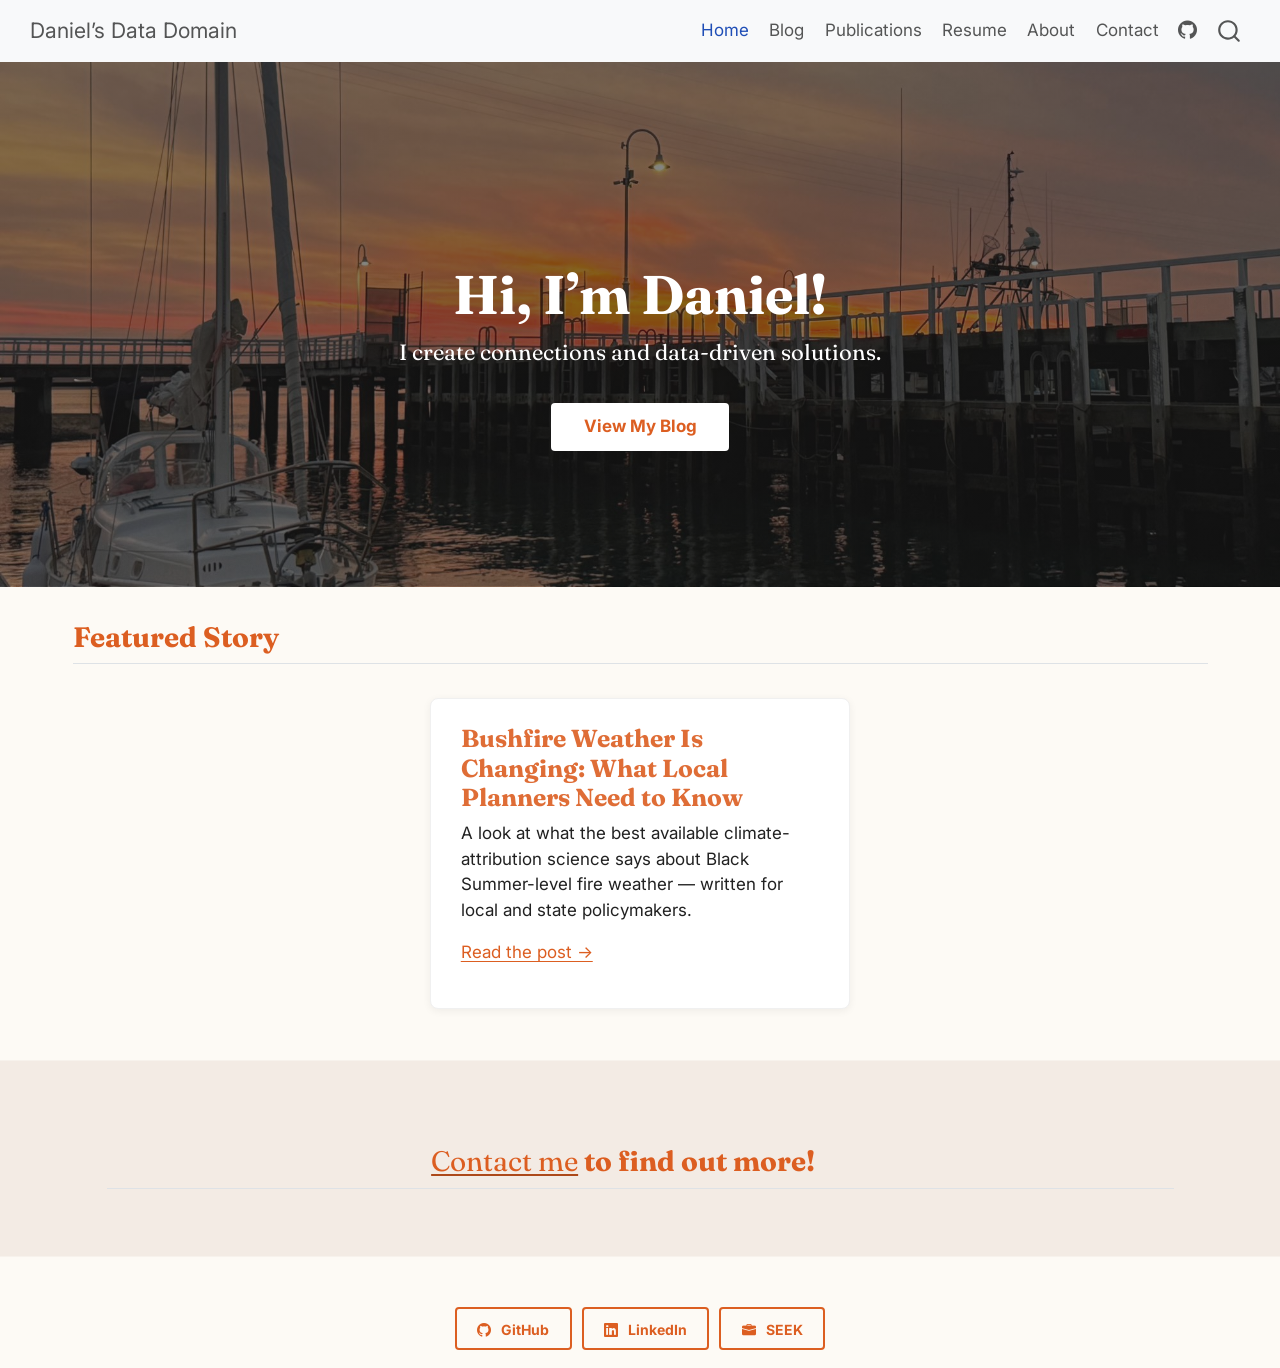
<file: index.html>
<!DOCTYPE html>
<html xmlns="http://www.w3.org/1999/xhtml" lang="en" xml:lang="en"><head>

<meta charset="utf-8">
<meta name="generator" content="quarto-1.9.38">

<meta name="viewport" content="width=device-width, initial-scale=1.0, user-scalable=yes">


<title>Daniel Loza – Daniel's Data Domain</title>
<style>
/* Default styles provided by pandoc.
** See https://pandoc.org/MANUAL.html#variables-for-html for config info.
*/
code{white-space: pre-wrap;}
span.smallcaps{font-variant: small-caps;}
div.columns{display: flex; gap: min(4vw, 1.5em);}
div.column{flex: auto; overflow-x: auto;}
div.hanging-indent{margin-left: 1.5em; text-indent: -1.5em;}
ul.task-list{list-style: none;}
ul.task-list li input[type="checkbox"] {
  width: 0.8em;
  margin: 0 0.8em 0.2em -1em; /* quarto-specific, see https://github.com/quarto-dev/quarto-cli/issues/4556 */ 
  vertical-align: middle;
}
</style>


<script src="site_libs/quarto-nav/quarto-nav.js"></script>
<script src="site_libs/quarto-nav/headroom.min.js"></script>
<script src="site_libs/clipboard/clipboard.min.js"></script>
<script src="site_libs/quarto-search/autocomplete.umd.js"></script>
<script src="site_libs/quarto-search/fuse.min.js"></script>
<script src="site_libs/quarto-search/quarto-search.js"></script>
<meta name="quarto:offset" content="./">
<link href="./images/fav.png" rel="icon" type="image/png">
<script src="site_libs/quarto-html/quarto.js" type="module"></script>
<script src="site_libs/quarto-html/tabsets/tabsets.js" type="module"></script>
<script src="site_libs/quarto-html/popper.min.js"></script>
<script src="site_libs/quarto-html/tippy.umd.min.js"></script>
<script src="site_libs/quarto-html/anchor.min.js"></script>
<link href="site_libs/quarto-html/tippy.css" rel="stylesheet">
<link href="site_libs/quarto-html/quarto-syntax-highlighting-15634bcf2e68342d4ad2dfa704d543f6.css" rel="stylesheet" id="quarto-text-highlighting-styles">
<script src="site_libs/bootstrap/bootstrap.min.js"></script>
<link href="site_libs/bootstrap/bootstrap-icons.css" rel="stylesheet">
<link href="site_libs/bootstrap/bootstrap-158031087360bce0ff56dc785ce39e06.min.css" rel="stylesheet" append-hash="true" id="quarto-bootstrap" data-mode="light">
<script id="quarto-search-options" type="application/json">{
  "location": "navbar",
  "copy-button": false,
  "collapse-after": 3,
  "panel-placement": "end",
  "type": "overlay",
  "limit": 50,
  "keyboard-shortcut": [
    "f",
    "/",
    "s"
  ],
  "show-item-context": false,
  "language": {
    "search-no-results-text": "No results",
    "search-matching-documents-text": "matching documents",
    "search-copy-link-title": "Copy link to search",
    "search-hide-matches-text": "Hide additional matches",
    "search-more-match-text": "more match in this document",
    "search-more-matches-text": "more matches in this document",
    "search-clear-button-title": "Clear",
    "search-text-placeholder": "",
    "search-detached-cancel-button-title": "Cancel",
    "search-submit-button-title": "Submit",
    "search-label": "Search"
  }
}</script>


<link rel="stylesheet" href="styles.css">
</head>

<body class="nav-fixed quarto-light">

<div id="quarto-search-results"></div>
  <header id="quarto-header" class="headroom fixed-top">
    <nav class="navbar navbar-expand-lg " data-bs-theme="dark">
      <div class="navbar-container container-fluid">
      <div class="navbar-brand-container mx-auto">
    <a class="navbar-brand" href="./index.html">
    <span class="navbar-title">Daniel’s Data Domain</span>
    </a>
  </div>
            <div id="quarto-search" class="" title="Search"></div>
          <button class="navbar-toggler" type="button" data-bs-toggle="collapse" data-bs-target="#navbarCollapse" aria-controls="navbarCollapse" role="menu" aria-expanded="false" aria-label="Toggle navigation" onclick="if (window.quartoToggleHeadroom) { window.quartoToggleHeadroom(); }">
  <span class="navbar-toggler-icon"></span>
</button>
          <div class="collapse navbar-collapse" id="navbarCollapse">
            <ul class="navbar-nav navbar-nav-scroll ms-auto">
  <li class="nav-item">
    <a class="nav-link active" href="./index.html" aria-current="page"> 
<span class="menu-text">Home</span></a>
  </li>  
  <li class="nav-item">
    <a class="nav-link" href="./blog.html"> 
<span class="menu-text">Blog</span></a>
  </li>  
  <li class="nav-item">
    <a class="nav-link" href="./publications.html"> 
<span class="menu-text">Publications</span></a>
  </li>  
  <li class="nav-item">
    <a class="nav-link" href="./resume.html"> 
<span class="menu-text">Resume</span></a>
  </li>  
  <li class="nav-item">
    <a class="nav-link" href="./about.html"> 
<span class="menu-text">About</span></a>
  </li>  
  <li class="nav-item">
    <a class="nav-link" href="./contact.html"> 
<span class="menu-text">Contact</span></a>
  </li>  
  <li class="nav-item compact">
    <a class="nav-link" href="https://github.com/Pian0Dan"> <i class="bi bi-github" role="img">
</i> 
<span class="menu-text"></span></a>
  </li>  
</ul>
          </div> <!-- /navcollapse -->
            <div class="quarto-navbar-tools">
</div>
      </div> <!-- /container-fluid -->
    </nav>
</header>
<!-- content -->
<div id="quarto-content" class="quarto-container page-columns page-rows-contents page-layout-full page-navbar">
<!-- sidebar -->
<!-- margin-sidebar -->
    
<!-- main -->
<main class="content page-columns page-full column-body" id="quarto-document-content"><header id="title-block-header" class="quarto-title-block"></header>




<section id="hi-im-daniel" class="level1 hero-section column-screen">
<h1>Hi, I’m Daniel!</h1>
<div class="tagline">
<p>I create connections and data-driven solutions.</p>
</div>
<p><a href="./blog.html" class="btn-cta">View My Blog</a></p>
</section>
<section id="featured-story" class="level2 column-page">
<h2 class="anchored" data-anchor-id="featured-story">Featured Story</h2>
<div class="work-samples">
<section id="bushfire-weather-is-changing-what-local-planners-need-to-know" class="level3 work-card">
<h3 class="anchored" data-anchor-id="bushfire-weather-is-changing-what-local-planners-need-to-know">Bushfire Weather Is Changing: What Local Planners Need to Know</h3>
<p>A look at what the best available climate-attribution science says about Black Summer-level fire weather — written for local and state policymakers.</p>
<p><a href="./posts/bushfire-weather-risk/index.html">Read the post →</a></p>
</section>
</div>
</section>
<section id="contact-me-to-find-out-more" class="level2 contact-section column-page">
<h2 class="anchored" data-anchor-id="contact-me-to-find-out-more"><a href="./contact.html" class="contact-link">Contact me</a> to find out more!</h2>
</section>



</main> <!-- /main -->
<script id="quarto-html-after-body" type="application/javascript">
  window.document.addEventListener("DOMContentLoaded", function (event) {
    const icon = "";
    const anchorJS = new window.AnchorJS();
    anchorJS.options = {
      placement: 'right',
      icon: icon
    };
    anchorJS.add('.anchored');
    const isCodeAnnotation = (el) => {
      for (const clz of el.classList) {
        if (clz.startsWith('code-annotation-')) {                     
          return true;
        }
      }
      return false;
    }
    const onCopySuccess = function(e) {
      // button target
      const button = e.trigger;
      // don't keep focus
      button.blur();
      // flash "checked"
      button.classList.add('code-copy-button-checked');
      var currentTitle = button.getAttribute("title");
      button.setAttribute("title", "Copied!");
      let tooltip;
      if (window.bootstrap) {
        button.setAttribute("data-bs-toggle", "tooltip");
        button.setAttribute("data-bs-placement", "left");
        button.setAttribute("data-bs-title", "Copied!");
        tooltip = new bootstrap.Tooltip(button, 
          { trigger: "manual", 
            customClass: "code-copy-button-tooltip",
            offset: [0, -8]});
        tooltip.show();    
      }
      setTimeout(function() {
        if (tooltip) {
          tooltip.hide();
          button.removeAttribute("data-bs-title");
          button.removeAttribute("data-bs-toggle");
          button.removeAttribute("data-bs-placement");
        }
        button.setAttribute("title", currentTitle);
        button.classList.remove('code-copy-button-checked');
      }, 1000);
      // clear code selection
      e.clearSelection();
    }
    const getTextToCopy = function(trigger) {
      const outerScaffold = trigger.parentElement.cloneNode(true);
      const codeEl = outerScaffold.querySelector('code');
      for (const childEl of codeEl.children) {
        if (isCodeAnnotation(childEl)) {
          childEl.remove();
        }
      }
      return codeEl.innerText;
    }
    const clipboard = new window.ClipboardJS('.code-copy-button:not([data-in-quarto-modal])', {
      text: getTextToCopy
    });
    clipboard.on('success', onCopySuccess);
    if (window.document.getElementById('quarto-embedded-source-code-modal')) {
      const clipboardModal = new window.ClipboardJS('.code-copy-button[data-in-quarto-modal]', {
        text: getTextToCopy,
        container: window.document.getElementById('quarto-embedded-source-code-modal')
      });
      clipboardModal.on('success', onCopySuccess);
    }
      var localhostRegex = new RegExp(/^(?:http|https):\/\/localhost\:?[0-9]*\//);
      var mailtoRegex = new RegExp(/^mailto:/);
        var filterRegex = new RegExp("https:\/\/www\.danielloza\.com\.au");
      var isInternal = (href) => {
          return filterRegex.test(href) || localhostRegex.test(href) || mailtoRegex.test(href);
      }
      // Inspect non-navigation links and adorn them if external
     var links = window.document.querySelectorAll('a[href]:not(.nav-link):not(.navbar-brand):not(.toc-action):not(.sidebar-link):not(.sidebar-item-toggle):not(.pagination-link):not(.no-external):not([aria-hidden]):not(.dropdown-item):not(.quarto-navigation-tool):not(.about-link)');
      for (var i=0; i<links.length; i++) {
        const link = links[i];
        if (!isInternal(link.href)) {
          // undo the damage that might have been done by quarto-nav.js in the case of
          // links that we want to consider external
          if (link.dataset.originalHref !== undefined) {
            link.href = link.dataset.originalHref;
          }
        }
      }
    function tippyHover(el, contentFn, onTriggerFn, onUntriggerFn) {
      const config = {
        allowHTML: true,
        maxWidth: 500,
        delay: 100,
        arrow: false,
        appendTo: function(el) {
            return el.parentElement;
        },
        interactive: true,
        interactiveBorder: 10,
        theme: 'quarto',
        placement: 'bottom-start',
      };
      if (contentFn) {
        config.content = contentFn;
      }
      if (onTriggerFn) {
        config.onTrigger = onTriggerFn;
      }
      if (onUntriggerFn) {
        config.onUntrigger = onUntriggerFn;
      }
      window.tippy(el, config); 
    }
    const noterefs = window.document.querySelectorAll('a[role="doc-noteref"]');
    for (var i=0; i<noterefs.length; i++) {
      const ref = noterefs[i];
      tippyHover(ref, function() {
        // use id or data attribute instead here
        let href = ref.getAttribute('data-footnote-href') || ref.getAttribute('href');
        try { href = new URL(href).hash; } catch {}
        const id = href.replace(/^#\/?/, "");
        const note = window.document.getElementById(id);
        if (note) {
          return note.innerHTML;
        } else {
          return "";
        }
      });
    }
    const xrefs = window.document.querySelectorAll('a.quarto-xref');
    const processXRef = (id, note) => {
      // Strip column container classes
      const stripColumnClz = (el) => {
        el.classList.remove("page-full", "page-columns");
        if (el.children) {
          for (const child of el.children) {
            stripColumnClz(child);
          }
        }
      }
      stripColumnClz(note)
      if (id === null || id.startsWith('sec-')) {
        // Special case sections, only their first couple elements
        const container = document.createElement("div");
        if (note.children && note.children.length > 2) {
          container.appendChild(note.children[0].cloneNode(true));
          for (let i = 1; i < note.children.length; i++) {
            const child = note.children[i];
            if (child.tagName === "P" && child.innerText === "") {
              continue;
            } else {
              container.appendChild(child.cloneNode(true));
              break;
            }
          }
          if (window.Quarto?.typesetMath) {
            window.Quarto.typesetMath(container);
          }
          return container.innerHTML
        } else {
          if (window.Quarto?.typesetMath) {
            window.Quarto.typesetMath(note);
          }
          return note.innerHTML;
        }
      } else {
        // Remove any anchor links if they are present
        const anchorLink = note.querySelector('a.anchorjs-link');
        if (anchorLink) {
          anchorLink.remove();
        }
        if (window.Quarto?.typesetMath) {
          window.Quarto.typesetMath(note);
        }
        if (note.classList.contains("callout")) {
          return note.outerHTML;
        } else {
          return note.innerHTML;
        }
      }
    }
    for (var i=0; i<xrefs.length; i++) {
      const xref = xrefs[i];
      tippyHover(xref, undefined, function(instance) {
        instance.disable();
        let url = xref.getAttribute('href');
        let hash = undefined; 
        if (url.startsWith('#')) {
          hash = url;
        } else {
          try { hash = new URL(url).hash; } catch {}
        }
        if (hash) {
          const id = hash.replace(/^#\/?/, "");
          const note = window.document.getElementById(id);
          if (note !== null) {
            try {
              const html = processXRef(id, note.cloneNode(true));
              instance.setContent(html);
            } finally {
              instance.enable();
              instance.show();
            }
          } else {
            // See if we can fetch this
            fetch(url.split('#')[0])
            .then(res => res.text())
            .then(html => {
              const parser = new DOMParser();
              const htmlDoc = parser.parseFromString(html, "text/html");
              const note = htmlDoc.getElementById(id);
              if (note !== null) {
                const html = processXRef(id, note);
                instance.setContent(html);
              } 
            }).finally(() => {
              instance.enable();
              instance.show();
            });
          }
        } else {
          // See if we can fetch a full url (with no hash to target)
          // This is a special case and we should probably do some content thinning / targeting
          fetch(url)
          .then(res => res.text())
          .then(html => {
            const parser = new DOMParser();
            const htmlDoc = parser.parseFromString(html, "text/html");
            const note = htmlDoc.querySelector('main.content');
            if (note !== null) {
              // This should only happen for chapter cross references
              // (since there is no id in the URL)
              // remove the first header
              if (note.children.length > 0 && note.children[0].tagName === "HEADER") {
                note.children[0].remove();
              }
              const html = processXRef(null, note);
              instance.setContent(html);
            } 
          }).finally(() => {
            instance.enable();
            instance.show();
          });
        }
      }, function(instance) {
      });
    }
        let selectedAnnoteEl;
        const selectorForAnnotation = ( cell, annotation) => {
          let cellAttr = 'data-code-cell="' + cell + '"';
          let lineAttr = 'data-code-annotation="' +  annotation + '"';
          const selector = 'span[' + cellAttr + '][' + lineAttr + ']';
          return selector;
        }
        const selectCodeLines = (annoteEl) => {
          const doc = window.document;
          const targetCell = annoteEl.getAttribute("data-target-cell");
          const targetAnnotation = annoteEl.getAttribute("data-target-annotation");
          const annoteSpan = window.document.querySelector(selectorForAnnotation(targetCell, targetAnnotation));
          const lines = annoteSpan.getAttribute("data-code-lines").split(",");
          const lineIds = lines.map((line) => {
            return targetCell + "-" + line;
          })
          let top = null;
          let height = null;
          let parent = null;
          if (lineIds.length > 0) {
              //compute the position of the single el (top and bottom and make a div)
              const el = window.document.getElementById(lineIds[0]);
              top = el.offsetTop;
              height = el.offsetHeight;
              parent = el.parentElement.parentElement;
            if (lineIds.length > 1) {
              const lastEl = window.document.getElementById(lineIds[lineIds.length - 1]);
              const bottom = lastEl.offsetTop + lastEl.offsetHeight;
              height = bottom - top;
            }
            if (top !== null && height !== null && parent !== null) {
              // cook up a div (if necessary) and position it 
              let div = window.document.getElementById("code-annotation-line-highlight");
              if (div === null) {
                div = window.document.createElement("div");
                div.setAttribute("id", "code-annotation-line-highlight");
                div.style.position = 'absolute';
                parent.appendChild(div);
              }
              div.style.top = top - 2 + "px";
              div.style.height = height + 4 + "px";
              div.style.left = 0;
              let gutterDiv = window.document.getElementById("code-annotation-line-highlight-gutter");
              if (gutterDiv === null) {
                gutterDiv = window.document.createElement("div");
                gutterDiv.setAttribute("id", "code-annotation-line-highlight-gutter");
                gutterDiv.style.position = 'absolute';
                const codeCell = window.document.getElementById(targetCell);
                const gutter = codeCell.querySelector('.code-annotation-gutter');
                gutter.appendChild(gutterDiv);
              }
              gutterDiv.style.top = top - 2 + "px";
              gutterDiv.style.height = height + 4 + "px";
            }
            selectedAnnoteEl = annoteEl;
          }
        };
        const unselectCodeLines = () => {
          const elementsIds = ["code-annotation-line-highlight", "code-annotation-line-highlight-gutter"];
          elementsIds.forEach((elId) => {
            const div = window.document.getElementById(elId);
            if (div) {
              div.remove();
            }
          });
          selectedAnnoteEl = undefined;
        };
          // Handle positioning of the toggle
      window.addEventListener(
        "resize",
        throttle(() => {
          elRect = undefined;
          if (selectedAnnoteEl) {
            selectCodeLines(selectedAnnoteEl);
          }
        }, 10)
      );
      function throttle(fn, ms) {
      let throttle = false;
      let timer;
        return (...args) => {
          if(!throttle) { // first call gets through
              fn.apply(this, args);
              throttle = true;
          } else { // all the others get throttled
              if(timer) clearTimeout(timer); // cancel #2
              timer = setTimeout(() => {
                fn.apply(this, args);
                timer = throttle = false;
              }, ms);
          }
        };
      }
        // Attach click handler to the DT
        const annoteDls = window.document.querySelectorAll('dt[data-target-cell]');
        for (const annoteDlNode of annoteDls) {
          annoteDlNode.addEventListener('click', (event) => {
            const clickedEl = event.target;
            if (clickedEl !== selectedAnnoteEl) {
              unselectCodeLines();
              const activeEl = window.document.querySelector('dt[data-target-cell].code-annotation-active');
              if (activeEl) {
                activeEl.classList.remove('code-annotation-active');
              }
              selectCodeLines(clickedEl);
              clickedEl.classList.add('code-annotation-active');
            } else {
              // Unselect the line
              unselectCodeLines();
              clickedEl.classList.remove('code-annotation-active');
            }
          });
        }
    const findCites = (el) => {
      const parentEl = el.parentElement;
      if (parentEl) {
        const cites = parentEl.dataset.cites;
        if (cites) {
          return {
            el,
            cites: cites.split(' ')
          };
        } else {
          return findCites(el.parentElement)
        }
      } else {
        return undefined;
      }
    };
    var bibliorefs = window.document.querySelectorAll('a[role="doc-biblioref"]');
    for (var i=0; i<bibliorefs.length; i++) {
      const ref = bibliorefs[i];
      const citeInfo = findCites(ref);
      if (citeInfo) {
        tippyHover(citeInfo.el, function() {
          var popup = window.document.createElement('div');
          citeInfo.cites.forEach(function(cite) {
            var citeDiv = window.document.createElement('div');
            citeDiv.classList.add('hanging-indent');
            citeDiv.classList.add('csl-entry');
            var biblioDiv = window.document.getElementById('ref-' + cite);
            if (biblioDiv) {
              citeDiv.innerHTML = biblioDiv.innerHTML;
            }
            popup.appendChild(citeDiv);
          });
          return popup.innerHTML;
        });
      }
    }
  });
  </script>
</div> <!-- /content -->
<footer class="footer">
  <div class="nav-footer">
    <div class="nav-footer-left">
      &nbsp;
    </div>   
    <div class="nav-footer-center">
      <ul class="footer-items list-unstyled">
    <li class="nav-item">
    <a class="nav-link" href="https://github.com/Pian0Dan">
<p><i class="bi bi-github"></i> GitHub</p>
</a>
  </li>  
    <li class="nav-item">
    <a class="nav-link" href="https://www.linkedin.com/in/sing-us-a-song/">
<p><i class="bi bi-linkedin"></i> LinkedIn</p>
</a>
  </li>  
    <li class="nav-item">
    <a class="nav-link" href="https://au.seek.com/profiles/daniel-loza-s3vzyw8gfr">
<p><i class="bi bi-briefcase-fill"></i> SEEK</p>
</a>
  </li>  
</ul>
    </div>
    <div class="nav-footer-right">
      &nbsp;
    </div>
  </div>
</footer>




</body></html>
</file>
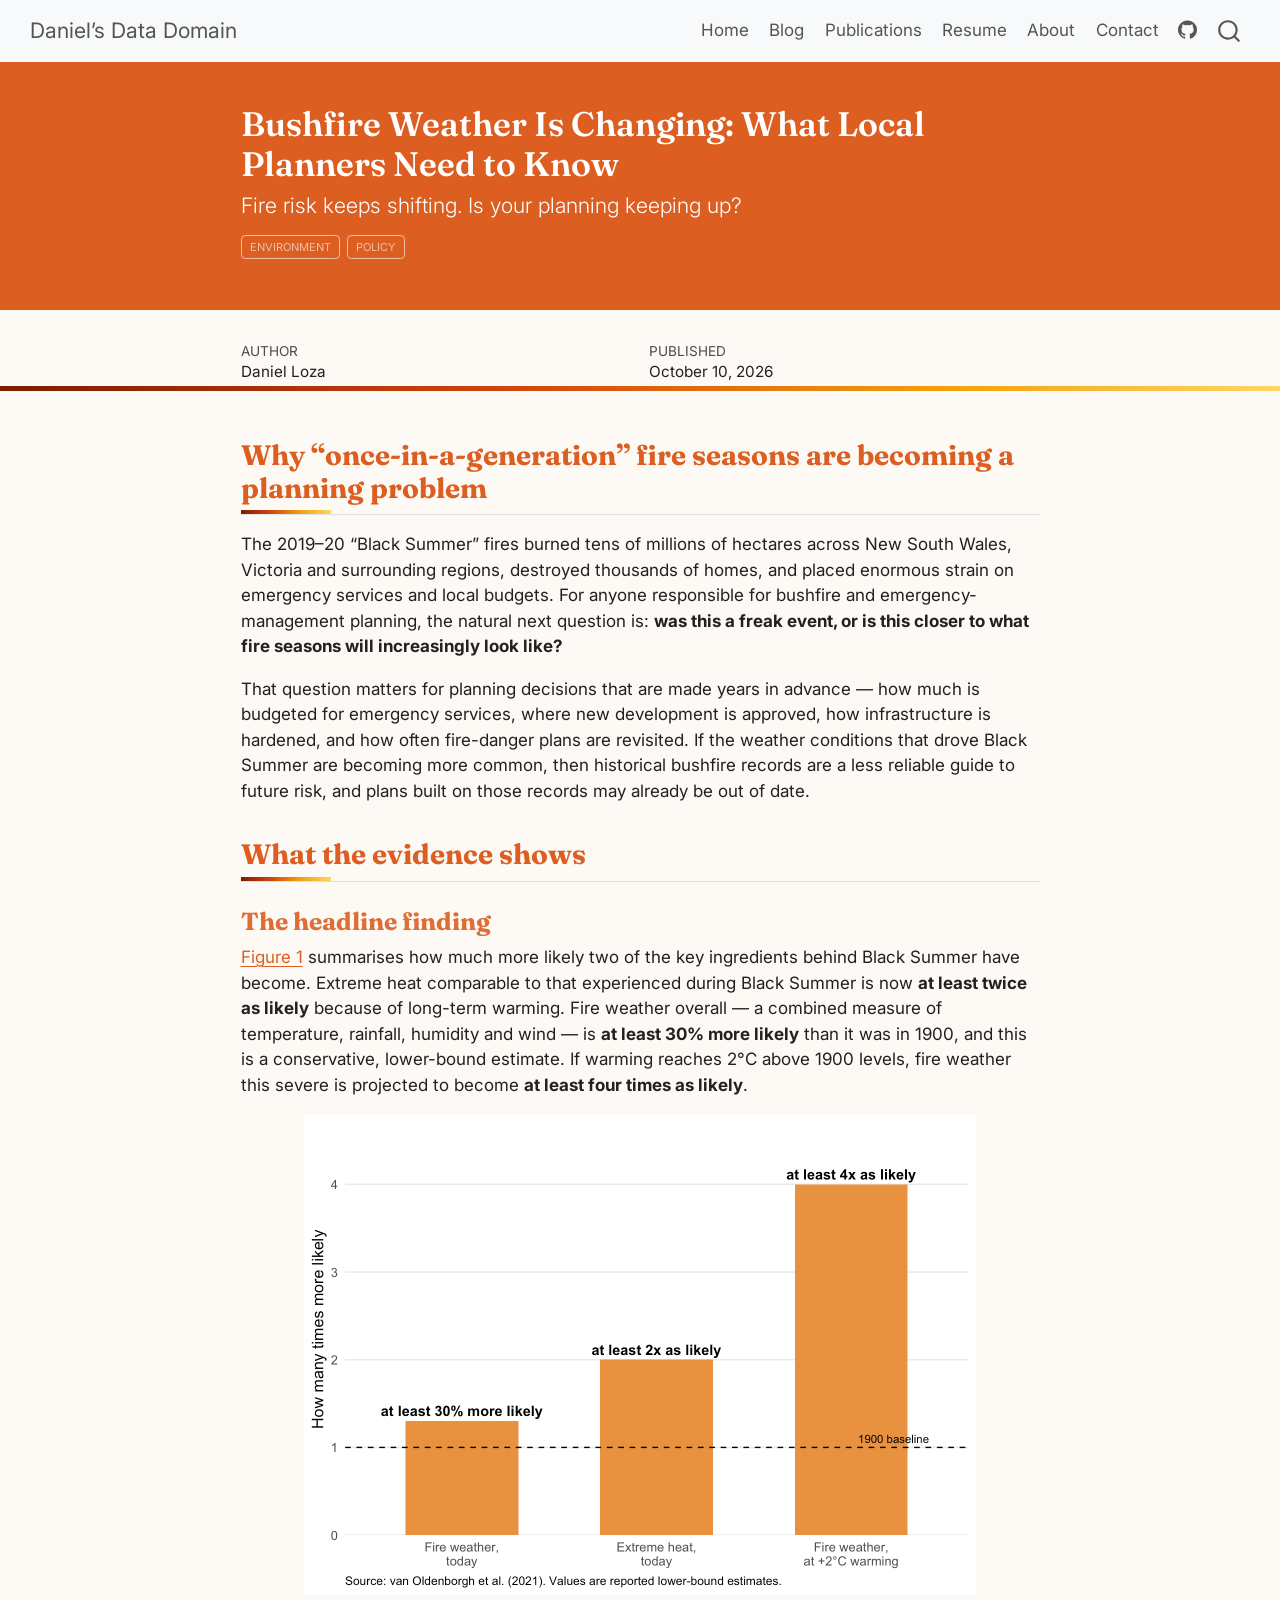
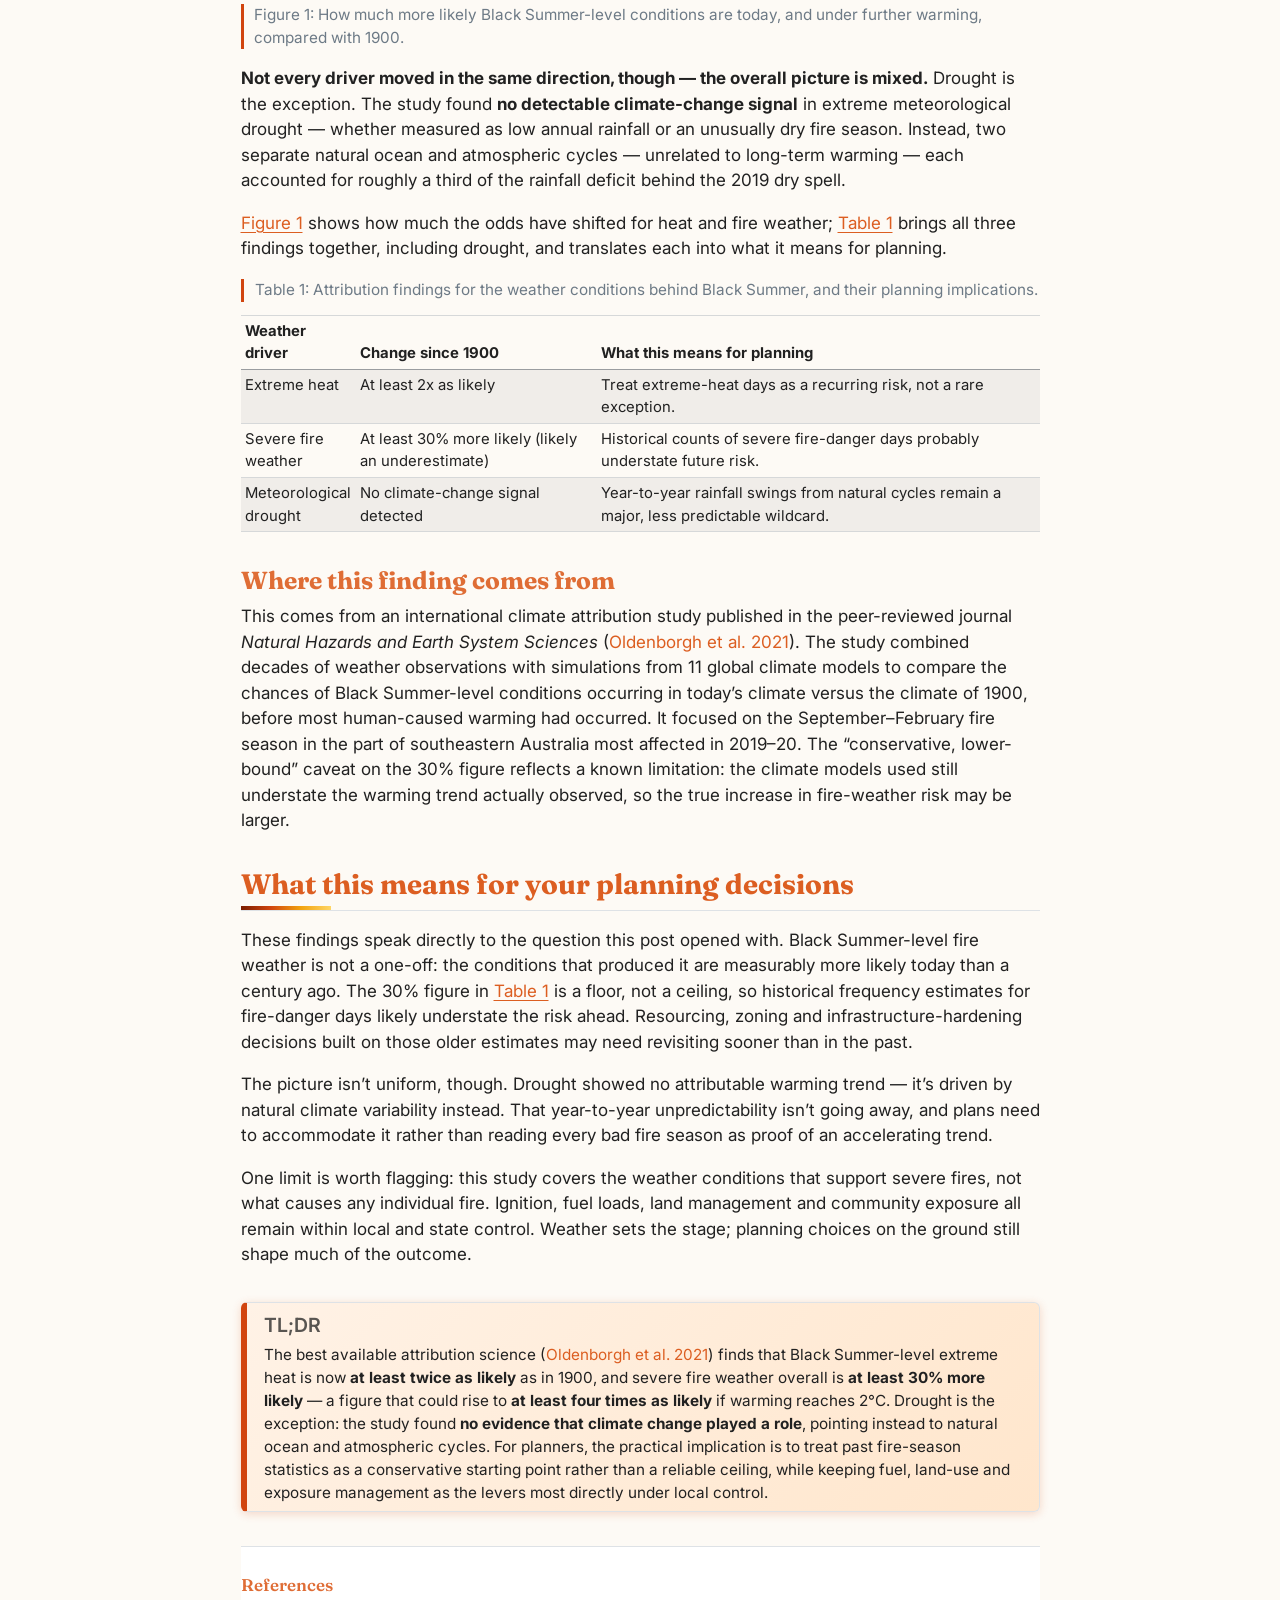
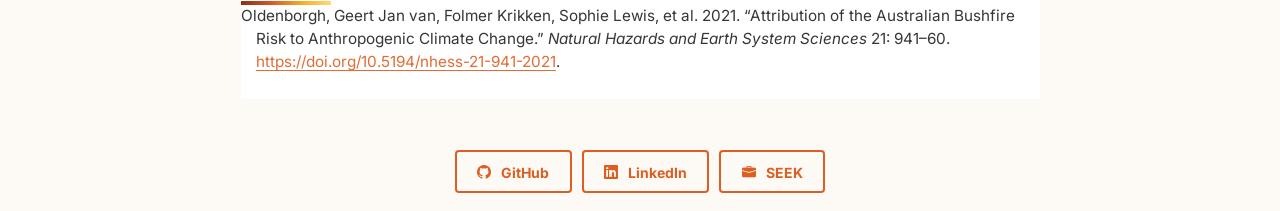
<file: posts/bushfire-weather-risk/index.html>
<!DOCTYPE html>
<html xmlns="http://www.w3.org/1999/xhtml" lang="en" xml:lang="en"><head>

<meta charset="utf-8">
<meta name="generator" content="quarto-1.9.38">

<meta name="viewport" content="width=device-width, initial-scale=1.0, user-scalable=yes">

<meta name="author" content="Daniel Loza">
<meta name="dcterms.date" content="2026-10-10">

<title>Bushfire Weather Is Changing: What Local Planners Need to Know – Daniel’s Data Domain</title>
<style>
/* Default styles provided by pandoc.
** See https://pandoc.org/MANUAL.html#variables-for-html for config info.
*/
code{white-space: pre-wrap;}
span.smallcaps{font-variant: small-caps;}
div.columns{display: flex; gap: min(4vw, 1.5em);}
div.column{flex: auto; overflow-x: auto;}
div.hanging-indent{margin-left: 1.5em; text-indent: -1.5em;}
ul.task-list{list-style: none;}
ul.task-list li input[type="checkbox"] {
  width: 0.8em;
  margin: 0 0.8em 0.2em -1em; /* quarto-specific, see https://github.com/quarto-dev/quarto-cli/issues/4556 */ 
  vertical-align: middle;
}
/* CSS for citations */
div.csl-bib-body { }
div.csl-entry {
  clear: both;
}
.hanging-indent div.csl-entry {
  margin-left:2em;
  text-indent:-2em;
}
div.csl-left-margin {
  min-width:2em;
  float:left;
}
div.csl-right-inline {
  margin-left:2em;
  padding-left:1em;
}
div.csl-indent {
  margin-left: 2em;
}</style>


<script src="../../site_libs/quarto-nav/quarto-nav.js"></script>
<script src="../../site_libs/quarto-nav/headroom.min.js"></script>
<script src="../../site_libs/clipboard/clipboard.min.js"></script>
<script src="../../site_libs/quarto-search/autocomplete.umd.js"></script>
<script src="../../site_libs/quarto-search/fuse.min.js"></script>
<script src="../../site_libs/quarto-search/quarto-search.js"></script>
<meta name="quarto:offset" content="../../">
<link href="../../images/fav.png" rel="icon" type="image/png">
<script src="../../site_libs/quarto-html/quarto.js" type="module"></script>
<script src="../../site_libs/quarto-html/tabsets/tabsets.js" type="module"></script>
<script src="../../site_libs/quarto-html/popper.min.js"></script>
<script src="../../site_libs/quarto-html/tippy.umd.min.js"></script>
<script src="../../site_libs/quarto-html/anchor.min.js"></script>
<link href="../../site_libs/quarto-html/tippy.css" rel="stylesheet">
<link href="../../site_libs/quarto-html/quarto-syntax-highlighting-15634bcf2e68342d4ad2dfa704d543f6.css" rel="stylesheet" id="quarto-text-highlighting-styles">
<script src="../../site_libs/bootstrap/bootstrap.min.js"></script>
<link href="../../site_libs/bootstrap/bootstrap-icons.css" rel="stylesheet">
<link href="../../site_libs/bootstrap/bootstrap-158031087360bce0ff56dc785ce39e06.min.css" rel="stylesheet" append-hash="true" id="quarto-bootstrap" data-mode="light">
<script id="quarto-search-options" type="application/json">{
  "location": "navbar",
  "copy-button": false,
  "collapse-after": 3,
  "panel-placement": "end",
  "type": "overlay",
  "limit": 50,
  "keyboard-shortcut": [
    "f",
    "/",
    "s"
  ],
  "show-item-context": false,
  "language": {
    "search-no-results-text": "No results",
    "search-matching-documents-text": "matching documents",
    "search-copy-link-title": "Copy link to search",
    "search-hide-matches-text": "Hide additional matches",
    "search-more-match-text": "more match in this document",
    "search-more-matches-text": "more matches in this document",
    "search-clear-button-title": "Clear",
    "search-text-placeholder": "",
    "search-detached-cancel-button-title": "Cancel",
    "search-submit-button-title": "Submit",
    "search-label": "Search"
  }
}</script>


<link rel="stylesheet" href="../../styles.css">
<link rel="stylesheet" href="bushfire.css">
</head>

<body class="nav-fixed fullcontent quarto-light">

<div id="quarto-search-results"></div>
  <header id="quarto-header" class="headroom fixed-top quarto-banner">
    <nav class="navbar navbar-expand-lg " data-bs-theme="dark">
      <div class="navbar-container container-fluid">
      <div class="navbar-brand-container mx-auto">
    <a class="navbar-brand" href="../../index.html">
    <span class="navbar-title">Daniel’s Data Domain</span>
    </a>
  </div>
            <div id="quarto-search" class="" title="Search"></div>
          <button class="navbar-toggler" type="button" data-bs-toggle="collapse" data-bs-target="#navbarCollapse" aria-controls="navbarCollapse" role="menu" aria-expanded="false" aria-label="Toggle navigation" onclick="if (window.quartoToggleHeadroom) { window.quartoToggleHeadroom(); }">
  <span class="navbar-toggler-icon"></span>
</button>
          <div class="collapse navbar-collapse" id="navbarCollapse">
            <ul class="navbar-nav navbar-nav-scroll ms-auto">
  <li class="nav-item">
    <a class="nav-link" href="../../index.html"> 
<span class="menu-text">Home</span></a>
  </li>  
  <li class="nav-item">
    <a class="nav-link" href="../../blog.html"> 
<span class="menu-text">Blog</span></a>
  </li>  
  <li class="nav-item">
    <a class="nav-link" href="../../publications.html"> 
<span class="menu-text">Publications</span></a>
  </li>  
  <li class="nav-item">
    <a class="nav-link" href="../../resume.html"> 
<span class="menu-text">Resume</span></a>
  </li>  
  <li class="nav-item">
    <a class="nav-link" href="../../about.html"> 
<span class="menu-text">About</span></a>
  </li>  
  <li class="nav-item">
    <a class="nav-link" href="../../contact.html"> 
<span class="menu-text">Contact</span></a>
  </li>  
  <li class="nav-item compact">
    <a class="nav-link" href="https://github.com/Pian0Dan"> <i class="bi bi-github" role="img">
</i> 
<span class="menu-text"></span></a>
  </li>  
</ul>
          </div> <!-- /navcollapse -->
            <div class="quarto-navbar-tools">
</div>
      </div> <!-- /container-fluid -->
    </nav>
</header>
<!-- content -->
<header id="title-block-header" class="quarto-title-block default page-columns page-full">
  <div class="quarto-title-banner page-columns page-full">
    <div class="quarto-title column-body">
      <h1 class="title">Bushfire Weather Is Changing: What Local Planners Need to Know</h1>
            <p class="subtitle lead">Fire risk keeps shifting. Is your planning keeping up?</p>
                                <div class="quarto-categories">
                <div class="quarto-category">environment</div>
                <div class="quarto-category">policy</div>
              </div>
                  </div>
  </div>
    
  
  <div class="quarto-title-meta">

      <div>
      <div class="quarto-title-meta-heading">Author</div>
      <div class="quarto-title-meta-contents">
               <p>Daniel Loza </p>
            </div>
    </div>
      
      <div>
      <div class="quarto-title-meta-heading">Published</div>
      <div class="quarto-title-meta-contents">
        <p class="date">October 10, 2026</p>
      </div>
    </div>
    
      
    </div>
    
  
  </header><div id="quarto-content" class="quarto-container page-columns page-rows-contents page-layout-article page-navbar">
<!-- sidebar -->
<!-- margin-sidebar -->
    
<!-- main -->
<main class="content quarto-banner-title-block" id="quarto-document-content">





<section id="why-once-in-a-generation-fire-seasons-are-becoming-a-planning-problem" class="level2">
<h2 class="anchored" data-anchor-id="why-once-in-a-generation-fire-seasons-are-becoming-a-planning-problem">Why “once-in-a-generation” fire seasons are becoming a planning problem</h2>
<p>The 2019–20 “Black Summer” fires burned tens of millions of hectares across New South Wales, Victoria and surrounding regions, destroyed thousands of homes, and placed enormous strain on emergency services and local budgets. For anyone responsible for bushfire and emergency-management planning, the natural next question is: <strong>was this a freak event, or is this closer to what fire seasons will increasingly look like?</strong></p>
<p>That question matters for planning decisions that are made years in advance — how much is budgeted for emergency services, where new development is approved, how infrastructure is hardened, and how often fire-danger plans are revisited. If the weather conditions that drove Black Summer are becoming more common, then historical bushfire records are a less reliable guide to future risk, and plans built on those records may already be out of date.</p>
</section>
<section id="what-the-evidence-shows" class="level2">
<h2 class="anchored" data-anchor-id="what-the-evidence-shows">What the evidence shows</h2>
<section id="the-headline-finding" class="level3">
<h3 class="anchored" data-anchor-id="the-headline-finding">The headline finding</h3>
<p><a href="#fig-likelihood" class="quarto-xref">Figure&nbsp;1</a> summarises how much more likely two of the key ingredients behind Black Summer have become. Extreme heat comparable to that experienced during Black Summer is now <strong>at least twice as likely</strong> because of long-term warming. Fire weather overall — a combined measure of temperature, rainfall, humidity and wind — is <strong>at least 30% more likely</strong> than it was in 1900, and this is a conservative, lower-bound estimate. If warming reaches 2°C above 1900 levels, fire weather this severe is projected to become <strong>at least four times as likely</strong>.</p>
<div class="cell">
<div class="cell-output-display">
<div id="fig-likelihood" class="quarto-float quarto-figure quarto-figure-center anchored">
<figure class="quarto-float quarto-float-fig figure">
<div aria-describedby="fig-likelihood-caption-0ceaefa1-69ba-4598-a22c-09a6ac19f8ca">
<img src="index_files/figure-html/fig-likelihood-1.png" class="img-fluid figure-img" width="672">
</div>
<figcaption class="quarto-float-caption-bottom quarto-float-caption quarto-float-fig" id="fig-likelihood-caption-0ceaefa1-69ba-4598-a22c-09a6ac19f8ca">
Figure&nbsp;1: How much more likely Black Summer-level conditions are today, and under further warming, compared with 1900.
</figcaption>
</figure>
</div>
</div>
</div>
<p><strong>Not every driver moved in the same direction, though — the overall picture is mixed.</strong> Drought is the exception. The study found <strong>no detectable climate-change signal</strong> in extreme meteorological drought — whether measured as low annual rainfall or an unusually dry fire season. Instead, two separate natural ocean and atmospheric cycles — unrelated to long-term warming — each accounted for roughly a third of the rainfall deficit behind the 2019 dry spell.</p>
<p><a href="#fig-likelihood" class="quarto-xref">Figure&nbsp;1</a> shows how much the odds have shifted for heat and fire weather; <a href="#tbl-findings" class="quarto-xref">Table&nbsp;1</a> brings all three findings together, including drought, and translates each into what it means for planning.</p>
<div class="cell">
<div id="tbl-findings" class="cell quarto-float quarto-figure quarto-figure-center anchored">
<figure class="quarto-float quarto-float-tbl figure">
<figcaption class="quarto-float-caption-top quarto-float-caption quarto-float-tbl" id="tbl-findings-caption-0ceaefa1-69ba-4598-a22c-09a6ac19f8ca">
Table&nbsp;1: Attribution findings for the weather conditions behind Black Summer, and their planning implications.
</figcaption>
<div aria-describedby="tbl-findings-caption-0ceaefa1-69ba-4598-a22c-09a6ac19f8ca">
<div class="cell-output-display">
<table class="cell caption-top table table-sm table-striped small">
<colgroup>
<col style="width: 13%">
<col style="width: 30%">
<col style="width: 55%">
</colgroup>
<thead>
<tr class="header">
<th style="text-align: left;">Weather driver</th>
<th style="text-align: left;">Change since 1900</th>
<th style="text-align: left;">What this means for planning</th>
</tr>
</thead>
<tbody>
<tr class="odd">
<td style="text-align: left;">Extreme heat</td>
<td style="text-align: left;">At least 2x as likely</td>
<td style="text-align: left;">Treat extreme-heat days as a recurring risk, not a rare exception.</td>
</tr>
<tr class="even">
<td style="text-align: left;">Severe fire weather</td>
<td style="text-align: left;">At least 30% more likely (likely an underestimate)</td>
<td style="text-align: left;">Historical counts of severe fire-danger days probably understate future risk.</td>
</tr>
<tr class="odd">
<td style="text-align: left;">Meteorological drought</td>
<td style="text-align: left;">No climate-change signal detected</td>
<td style="text-align: left;">Year-to-year rainfall swings from natural cycles remain a major, less predictable wildcard.</td>
</tr>
</tbody>
</table>
</div>
</div>
</figure>
</div>
</div>
</section>
<section id="where-this-finding-comes-from" class="level3">
<h3 class="anchored" data-anchor-id="where-this-finding-comes-from">Where this finding comes from</h3>
<p>This comes from an international climate attribution study published in the peer-reviewed journal <em>Natural Hazards and Earth System Sciences</em> <span class="citation" data-cites="vanoldenborgh2021">(<a href="#ref-vanoldenborgh2021" role="doc-biblioref">Oldenborgh et al. 2021</a>)</span>. The study combined decades of weather observations with simulations from 11 global climate models to compare the chances of Black Summer-level conditions occurring in today’s climate versus the climate of 1900, before most human-caused warming had occurred. It focused on the September–February fire season in the part of southeastern Australia most affected in 2019–20. The “conservative, lower-bound” caveat on the 30% figure reflects a known limitation: the climate models used still understate the warming trend actually observed, so the true increase in fire-weather risk may be larger.</p>
</section>
</section>
<section id="what-this-means-for-your-planning-decisions" class="level2">
<h2 class="anchored" data-anchor-id="what-this-means-for-your-planning-decisions">What this means for your planning decisions</h2>
<p>These findings speak directly to the question this post opened with. Black Summer-level fire weather is not a one-off: the conditions that produced it are measurably more likely today than a century ago. The 30% figure in <a href="#tbl-findings" class="quarto-xref">Table&nbsp;1</a> is a floor, not a ceiling, so historical frequency estimates for fire-danger days likely understate the risk ahead. Resourcing, zoning and infrastructure-hardening decisions built on those older estimates may need revisiting sooner than in the past.</p>
<p>The picture isn’t uniform, though. Drought showed no attributable warming trend — it’s driven by natural climate variability instead. That year-to-year unpredictability isn’t going away, and plans need to accommodate it rather than reading every bad fire season as proof of an accelerating trend.</p>
<p>One limit is worth flagging: this study covers the weather conditions that support severe fires, not what causes any individual fire. Ignition, fuel loads, land management and community exposure all remain within local and state control. Weather sets the stage; planning choices on the ground still shape much of the outcome.</p>
<div class="callout callout-style-simple callout-tip no-icon callout-titled">
<div class="callout-header d-flex align-content-center">
<div class="callout-icon-container">
<i class="callout-icon no-icon"></i>
</div>
<div class="callout-title-container flex-fill">
<span class="screen-reader-only">Tip</span>TL;DR
</div>
</div>
<div class="callout-body-container callout-body">
<p>The best available attribution science <span class="citation" data-cites="vanoldenborgh2021">(<a href="#ref-vanoldenborgh2021" role="doc-biblioref">Oldenborgh et al. 2021</a>)</span> finds that Black Summer-level extreme heat is now <strong>at least twice as likely</strong> as in 1900, and severe fire weather overall is <strong>at least 30% more likely</strong> — a figure that could rise to <strong>at least four times as likely</strong> if warming reaches 2°C. Drought is the exception: the study found <strong>no evidence that climate change played a role</strong>, pointing instead to natural ocean and atmospheric cycles. For planners, the practical implication is to treat past fire-season statistics as a conservative starting point rather than a reliable ceiling, while keeping fuel, land-use and exposure management as the levers most directly under local control.</p>
</div>
</div>



</section>

<div id="quarto-appendix" class="default"><section class="quarto-appendix-contents" role="doc-bibliography" id="quarto-bibliography"><h2 class="anchored quarto-appendix-heading">References</h2><div id="refs" class="references csl-bib-body hanging-indent" role="list">
<div id="ref-vanoldenborgh2021" class="csl-entry" role="listitem">
Oldenborgh, Geert Jan van, Folmer Krikken, Sophie Lewis, et al. 2021. <span>“Attribution of the Australian Bushfire Risk to Anthropogenic Climate Change.”</span> <em>Natural Hazards and Earth System Sciences</em> 21: 941–60. <a href="https://doi.org/10.5194/nhess-21-941-2021">https://doi.org/10.5194/nhess-21-941-2021</a>.
</div>
</div></section></div></main> <!-- /main -->
<script id="quarto-html-after-body" type="application/javascript">
  window.document.addEventListener("DOMContentLoaded", function (event) {
    const icon = "";
    const anchorJS = new window.AnchorJS();
    anchorJS.options = {
      placement: 'right',
      icon: icon
    };
    anchorJS.add('.anchored');
    const isCodeAnnotation = (el) => {
      for (const clz of el.classList) {
        if (clz.startsWith('code-annotation-')) {                     
          return true;
        }
      }
      return false;
    }
    const onCopySuccess = function(e) {
      // button target
      const button = e.trigger;
      // don't keep focus
      button.blur();
      // flash "checked"
      button.classList.add('code-copy-button-checked');
      var currentTitle = button.getAttribute("title");
      button.setAttribute("title", "Copied!");
      let tooltip;
      if (window.bootstrap) {
        button.setAttribute("data-bs-toggle", "tooltip");
        button.setAttribute("data-bs-placement", "left");
        button.setAttribute("data-bs-title", "Copied!");
        tooltip = new bootstrap.Tooltip(button, 
          { trigger: "manual", 
            customClass: "code-copy-button-tooltip",
            offset: [0, -8]});
        tooltip.show();    
      }
      setTimeout(function() {
        if (tooltip) {
          tooltip.hide();
          button.removeAttribute("data-bs-title");
          button.removeAttribute("data-bs-toggle");
          button.removeAttribute("data-bs-placement");
        }
        button.setAttribute("title", currentTitle);
        button.classList.remove('code-copy-button-checked');
      }, 1000);
      // clear code selection
      e.clearSelection();
    }
    const getTextToCopy = function(trigger) {
      const outerScaffold = trigger.parentElement.cloneNode(true);
      const codeEl = outerScaffold.querySelector('code');
      for (const childEl of codeEl.children) {
        if (isCodeAnnotation(childEl)) {
          childEl.remove();
        }
      }
      return codeEl.innerText;
    }
    const clipboard = new window.ClipboardJS('.code-copy-button:not([data-in-quarto-modal])', {
      text: getTextToCopy
    });
    clipboard.on('success', onCopySuccess);
    if (window.document.getElementById('quarto-embedded-source-code-modal')) {
      const clipboardModal = new window.ClipboardJS('.code-copy-button[data-in-quarto-modal]', {
        text: getTextToCopy,
        container: window.document.getElementById('quarto-embedded-source-code-modal')
      });
      clipboardModal.on('success', onCopySuccess);
    }
      var localhostRegex = new RegExp(/^(?:http|https):\/\/localhost\:?[0-9]*\//);
      var mailtoRegex = new RegExp(/^mailto:/);
        var filterRegex = new RegExp("https:\/\/www\.danielloza\.com\.au");
      var isInternal = (href) => {
          return filterRegex.test(href) || localhostRegex.test(href) || mailtoRegex.test(href);
      }
      // Inspect non-navigation links and adorn them if external
     var links = window.document.querySelectorAll('a[href]:not(.nav-link):not(.navbar-brand):not(.toc-action):not(.sidebar-link):not(.sidebar-item-toggle):not(.pagination-link):not(.no-external):not([aria-hidden]):not(.dropdown-item):not(.quarto-navigation-tool):not(.about-link)');
      for (var i=0; i<links.length; i++) {
        const link = links[i];
        if (!isInternal(link.href)) {
          // undo the damage that might have been done by quarto-nav.js in the case of
          // links that we want to consider external
          if (link.dataset.originalHref !== undefined) {
            link.href = link.dataset.originalHref;
          }
        }
      }
    function tippyHover(el, contentFn, onTriggerFn, onUntriggerFn) {
      const config = {
        allowHTML: true,
        maxWidth: 500,
        delay: 100,
        arrow: false,
        appendTo: function(el) {
            return el.parentElement;
        },
        interactive: true,
        interactiveBorder: 10,
        theme: 'quarto',
        placement: 'bottom-start',
      };
      if (contentFn) {
        config.content = contentFn;
      }
      if (onTriggerFn) {
        config.onTrigger = onTriggerFn;
      }
      if (onUntriggerFn) {
        config.onUntrigger = onUntriggerFn;
      }
      window.tippy(el, config); 
    }
    const noterefs = window.document.querySelectorAll('a[role="doc-noteref"]');
    for (var i=0; i<noterefs.length; i++) {
      const ref = noterefs[i];
      tippyHover(ref, function() {
        // use id or data attribute instead here
        let href = ref.getAttribute('data-footnote-href') || ref.getAttribute('href');
        try { href = new URL(href).hash; } catch {}
        const id = href.replace(/^#\/?/, "");
        const note = window.document.getElementById(id);
        if (note) {
          return note.innerHTML;
        } else {
          return "";
        }
      });
    }
    const xrefs = window.document.querySelectorAll('a.quarto-xref');
    const processXRef = (id, note) => {
      // Strip column container classes
      const stripColumnClz = (el) => {
        el.classList.remove("page-full", "page-columns");
        if (el.children) {
          for (const child of el.children) {
            stripColumnClz(child);
          }
        }
      }
      stripColumnClz(note)
      if (id === null || id.startsWith('sec-')) {
        // Special case sections, only their first couple elements
        const container = document.createElement("div");
        if (note.children && note.children.length > 2) {
          container.appendChild(note.children[0].cloneNode(true));
          for (let i = 1; i < note.children.length; i++) {
            const child = note.children[i];
            if (child.tagName === "P" && child.innerText === "") {
              continue;
            } else {
              container.appendChild(child.cloneNode(true));
              break;
            }
          }
          if (window.Quarto?.typesetMath) {
            window.Quarto.typesetMath(container);
          }
          return container.innerHTML
        } else {
          if (window.Quarto?.typesetMath) {
            window.Quarto.typesetMath(note);
          }
          return note.innerHTML;
        }
      } else {
        // Remove any anchor links if they are present
        const anchorLink = note.querySelector('a.anchorjs-link');
        if (anchorLink) {
          anchorLink.remove();
        }
        if (window.Quarto?.typesetMath) {
          window.Quarto.typesetMath(note);
        }
        if (note.classList.contains("callout")) {
          return note.outerHTML;
        } else {
          return note.innerHTML;
        }
      }
    }
    for (var i=0; i<xrefs.length; i++) {
      const xref = xrefs[i];
      tippyHover(xref, undefined, function(instance) {
        instance.disable();
        let url = xref.getAttribute('href');
        let hash = undefined; 
        if (url.startsWith('#')) {
          hash = url;
        } else {
          try { hash = new URL(url).hash; } catch {}
        }
        if (hash) {
          const id = hash.replace(/^#\/?/, "");
          const note = window.document.getElementById(id);
          if (note !== null) {
            try {
              const html = processXRef(id, note.cloneNode(true));
              instance.setContent(html);
            } finally {
              instance.enable();
              instance.show();
            }
          } else {
            // See if we can fetch this
            fetch(url.split('#')[0])
            .then(res => res.text())
            .then(html => {
              const parser = new DOMParser();
              const htmlDoc = parser.parseFromString(html, "text/html");
              const note = htmlDoc.getElementById(id);
              if (note !== null) {
                const html = processXRef(id, note);
                instance.setContent(html);
              } 
            }).finally(() => {
              instance.enable();
              instance.show();
            });
          }
        } else {
          // See if we can fetch a full url (with no hash to target)
          // This is a special case and we should probably do some content thinning / targeting
          fetch(url)
          .then(res => res.text())
          .then(html => {
            const parser = new DOMParser();
            const htmlDoc = parser.parseFromString(html, "text/html");
            const note = htmlDoc.querySelector('main.content');
            if (note !== null) {
              // This should only happen for chapter cross references
              // (since there is no id in the URL)
              // remove the first header
              if (note.children.length > 0 && note.children[0].tagName === "HEADER") {
                note.children[0].remove();
              }
              const html = processXRef(null, note);
              instance.setContent(html);
            } 
          }).finally(() => {
            instance.enable();
            instance.show();
          });
        }
      }, function(instance) {
      });
    }
        let selectedAnnoteEl;
        const selectorForAnnotation = ( cell, annotation) => {
          let cellAttr = 'data-code-cell="' + cell + '"';
          let lineAttr = 'data-code-annotation="' +  annotation + '"';
          const selector = 'span[' + cellAttr + '][' + lineAttr + ']';
          return selector;
        }
        const selectCodeLines = (annoteEl) => {
          const doc = window.document;
          const targetCell = annoteEl.getAttribute("data-target-cell");
          const targetAnnotation = annoteEl.getAttribute("data-target-annotation");
          const annoteSpan = window.document.querySelector(selectorForAnnotation(targetCell, targetAnnotation));
          const lines = annoteSpan.getAttribute("data-code-lines").split(",");
          const lineIds = lines.map((line) => {
            return targetCell + "-" + line;
          })
          let top = null;
          let height = null;
          let parent = null;
          if (lineIds.length > 0) {
              //compute the position of the single el (top and bottom and make a div)
              const el = window.document.getElementById(lineIds[0]);
              top = el.offsetTop;
              height = el.offsetHeight;
              parent = el.parentElement.parentElement;
            if (lineIds.length > 1) {
              const lastEl = window.document.getElementById(lineIds[lineIds.length - 1]);
              const bottom = lastEl.offsetTop + lastEl.offsetHeight;
              height = bottom - top;
            }
            if (top !== null && height !== null && parent !== null) {
              // cook up a div (if necessary) and position it 
              let div = window.document.getElementById("code-annotation-line-highlight");
              if (div === null) {
                div = window.document.createElement("div");
                div.setAttribute("id", "code-annotation-line-highlight");
                div.style.position = 'absolute';
                parent.appendChild(div);
              }
              div.style.top = top - 2 + "px";
              div.style.height = height + 4 + "px";
              div.style.left = 0;
              let gutterDiv = window.document.getElementById("code-annotation-line-highlight-gutter");
              if (gutterDiv === null) {
                gutterDiv = window.document.createElement("div");
                gutterDiv.setAttribute("id", "code-annotation-line-highlight-gutter");
                gutterDiv.style.position = 'absolute';
                const codeCell = window.document.getElementById(targetCell);
                const gutter = codeCell.querySelector('.code-annotation-gutter');
                gutter.appendChild(gutterDiv);
              }
              gutterDiv.style.top = top - 2 + "px";
              gutterDiv.style.height = height + 4 + "px";
            }
            selectedAnnoteEl = annoteEl;
          }
        };
        const unselectCodeLines = () => {
          const elementsIds = ["code-annotation-line-highlight", "code-annotation-line-highlight-gutter"];
          elementsIds.forEach((elId) => {
            const div = window.document.getElementById(elId);
            if (div) {
              div.remove();
            }
          });
          selectedAnnoteEl = undefined;
        };
          // Handle positioning of the toggle
      window.addEventListener(
        "resize",
        throttle(() => {
          elRect = undefined;
          if (selectedAnnoteEl) {
            selectCodeLines(selectedAnnoteEl);
          }
        }, 10)
      );
      function throttle(fn, ms) {
      let throttle = false;
      let timer;
        return (...args) => {
          if(!throttle) { // first call gets through
              fn.apply(this, args);
              throttle = true;
          } else { // all the others get throttled
              if(timer) clearTimeout(timer); // cancel #2
              timer = setTimeout(() => {
                fn.apply(this, args);
                timer = throttle = false;
              }, ms);
          }
        };
      }
        // Attach click handler to the DT
        const annoteDls = window.document.querySelectorAll('dt[data-target-cell]');
        for (const annoteDlNode of annoteDls) {
          annoteDlNode.addEventListener('click', (event) => {
            const clickedEl = event.target;
            if (clickedEl !== selectedAnnoteEl) {
              unselectCodeLines();
              const activeEl = window.document.querySelector('dt[data-target-cell].code-annotation-active');
              if (activeEl) {
                activeEl.classList.remove('code-annotation-active');
              }
              selectCodeLines(clickedEl);
              clickedEl.classList.add('code-annotation-active');
            } else {
              // Unselect the line
              unselectCodeLines();
              clickedEl.classList.remove('code-annotation-active');
            }
          });
        }
    const findCites = (el) => {
      const parentEl = el.parentElement;
      if (parentEl) {
        const cites = parentEl.dataset.cites;
        if (cites) {
          return {
            el,
            cites: cites.split(' ')
          };
        } else {
          return findCites(el.parentElement)
        }
      } else {
        return undefined;
      }
    };
    var bibliorefs = window.document.querySelectorAll('a[role="doc-biblioref"]');
    for (var i=0; i<bibliorefs.length; i++) {
      const ref = bibliorefs[i];
      const citeInfo = findCites(ref);
      if (citeInfo) {
        tippyHover(citeInfo.el, function() {
          var popup = window.document.createElement('div');
          citeInfo.cites.forEach(function(cite) {
            var citeDiv = window.document.createElement('div');
            citeDiv.classList.add('hanging-indent');
            citeDiv.classList.add('csl-entry');
            var biblioDiv = window.document.getElementById('ref-' + cite);
            if (biblioDiv) {
              citeDiv.innerHTML = biblioDiv.innerHTML;
            }
            popup.appendChild(citeDiv);
          });
          return popup.innerHTML;
        });
      }
    }
  });
  </script>
</div> <!-- /content -->
<footer class="footer">
  <div class="nav-footer">
    <div class="nav-footer-left">
      &nbsp;
    </div>   
    <div class="nav-footer-center">
      <ul class="footer-items list-unstyled">
    <li class="nav-item">
    <a class="nav-link" href="https://github.com/Pian0Dan">
<p><i class="bi bi-github"></i> GitHub</p>
</a>
  </li>  
    <li class="nav-item">
    <a class="nav-link" href="https://www.linkedin.com/in/sing-us-a-song/">
<p><i class="bi bi-linkedin"></i> LinkedIn</p>
</a>
  </li>  
    <li class="nav-item">
    <a class="nav-link" href="https://au.seek.com/profiles/daniel-loza-s3vzyw8gfr">
<p><i class="bi bi-briefcase-fill"></i> SEEK</p>
</a>
  </li>  
</ul>
    </div>
    <div class="nav-footer-right">
      &nbsp;
    </div>
  </div>
</footer>




</body></html>
</file>
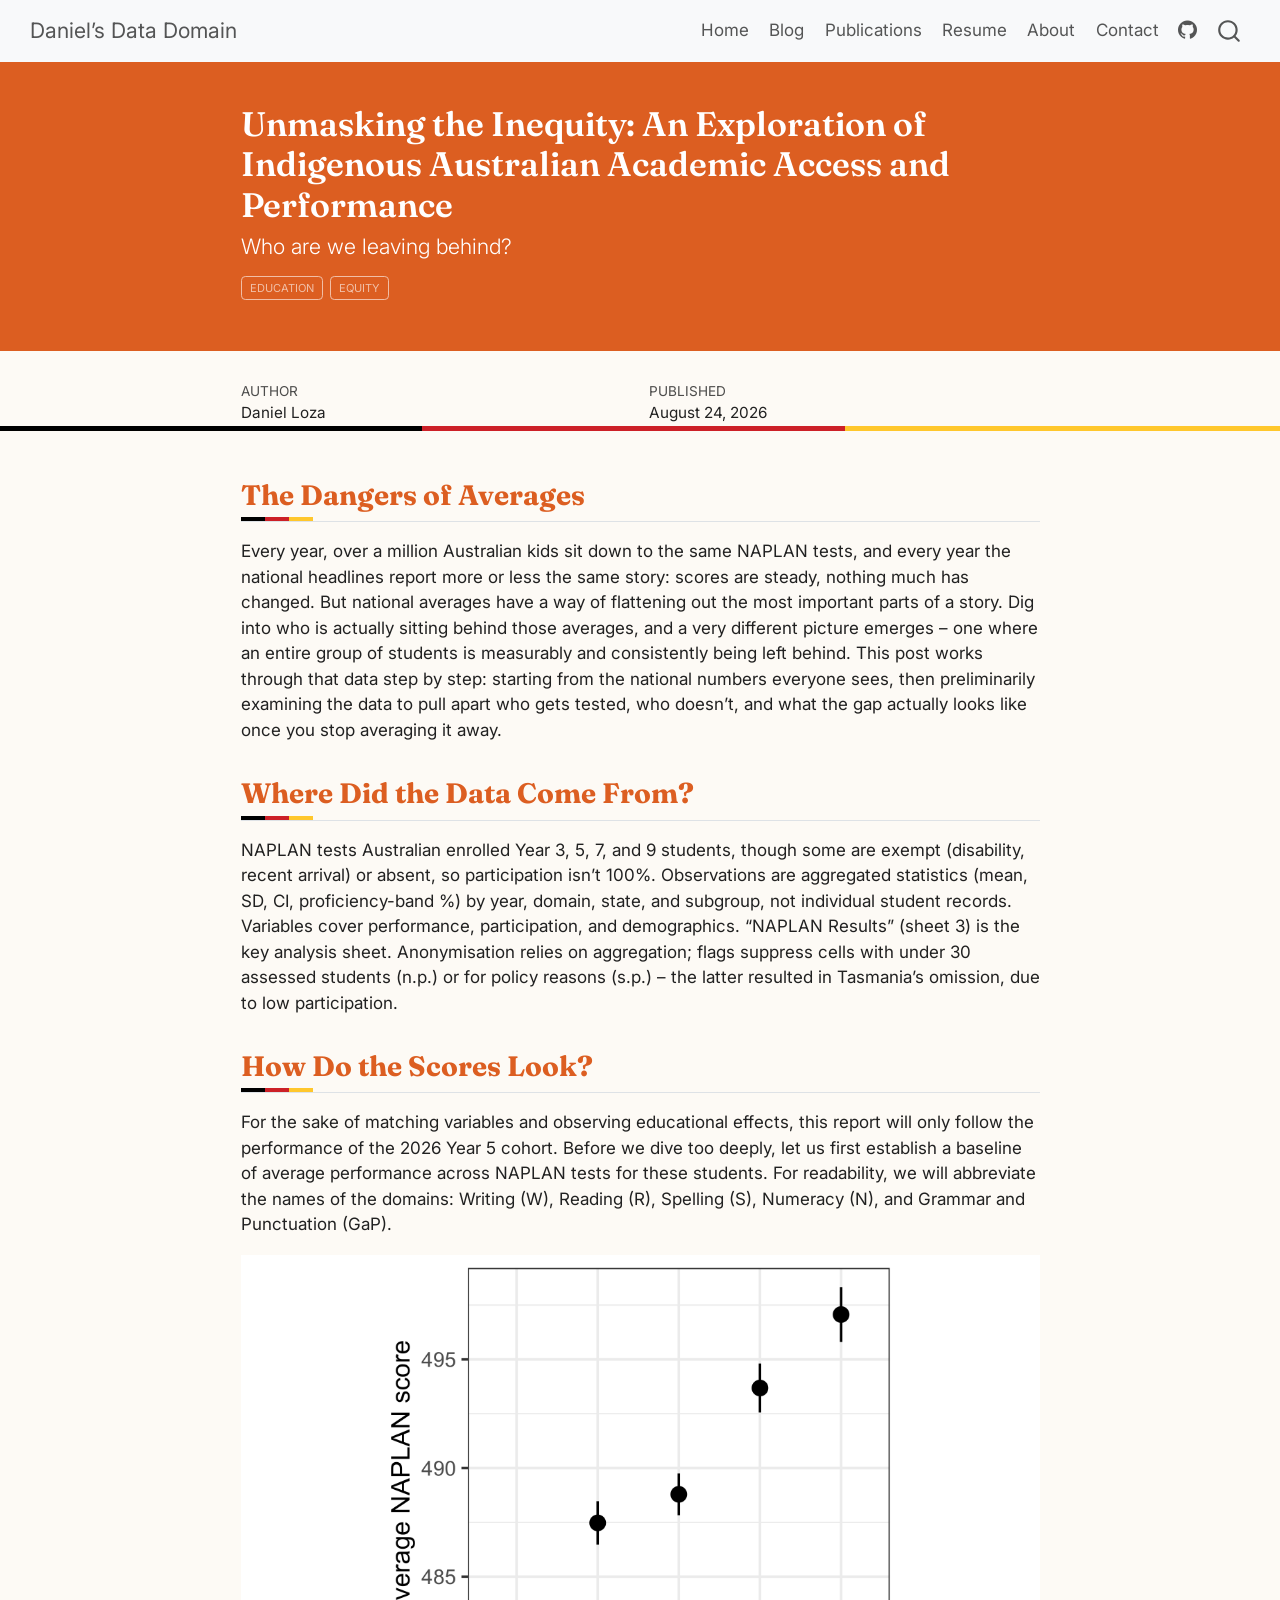
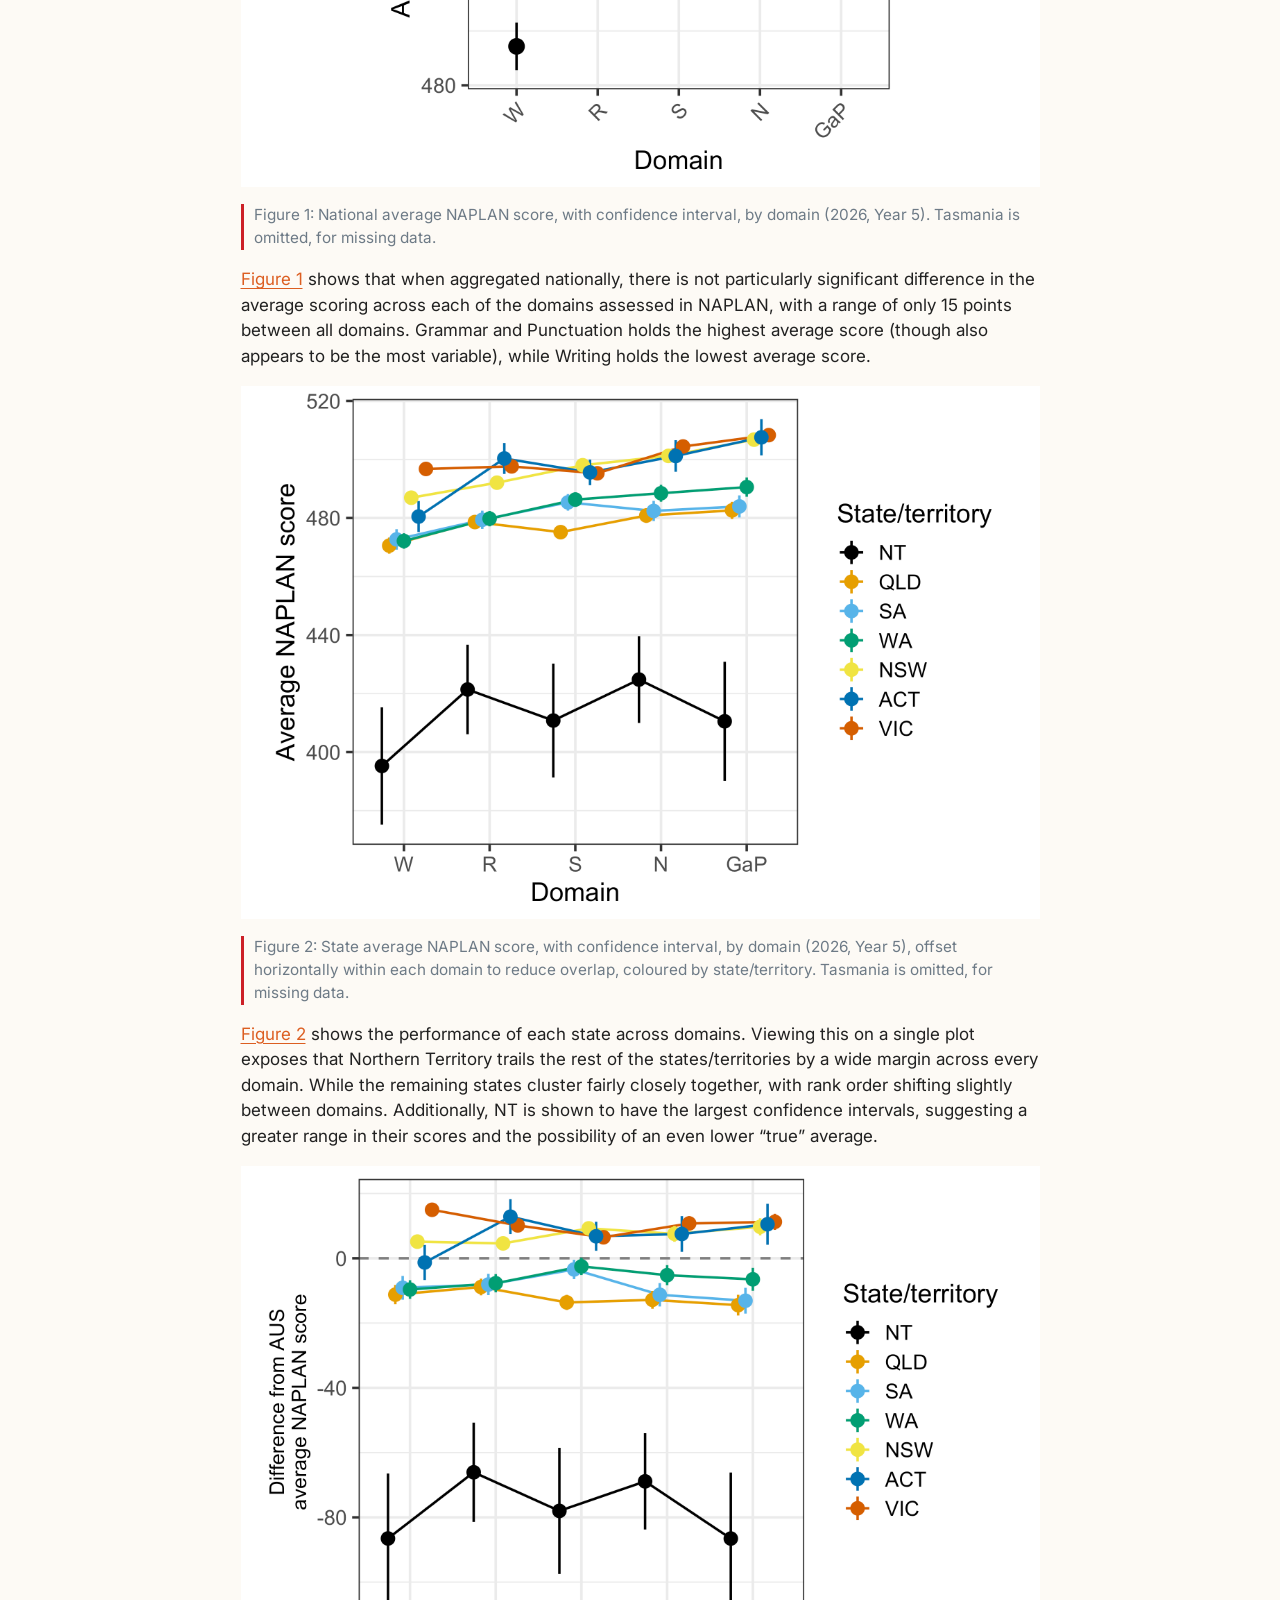
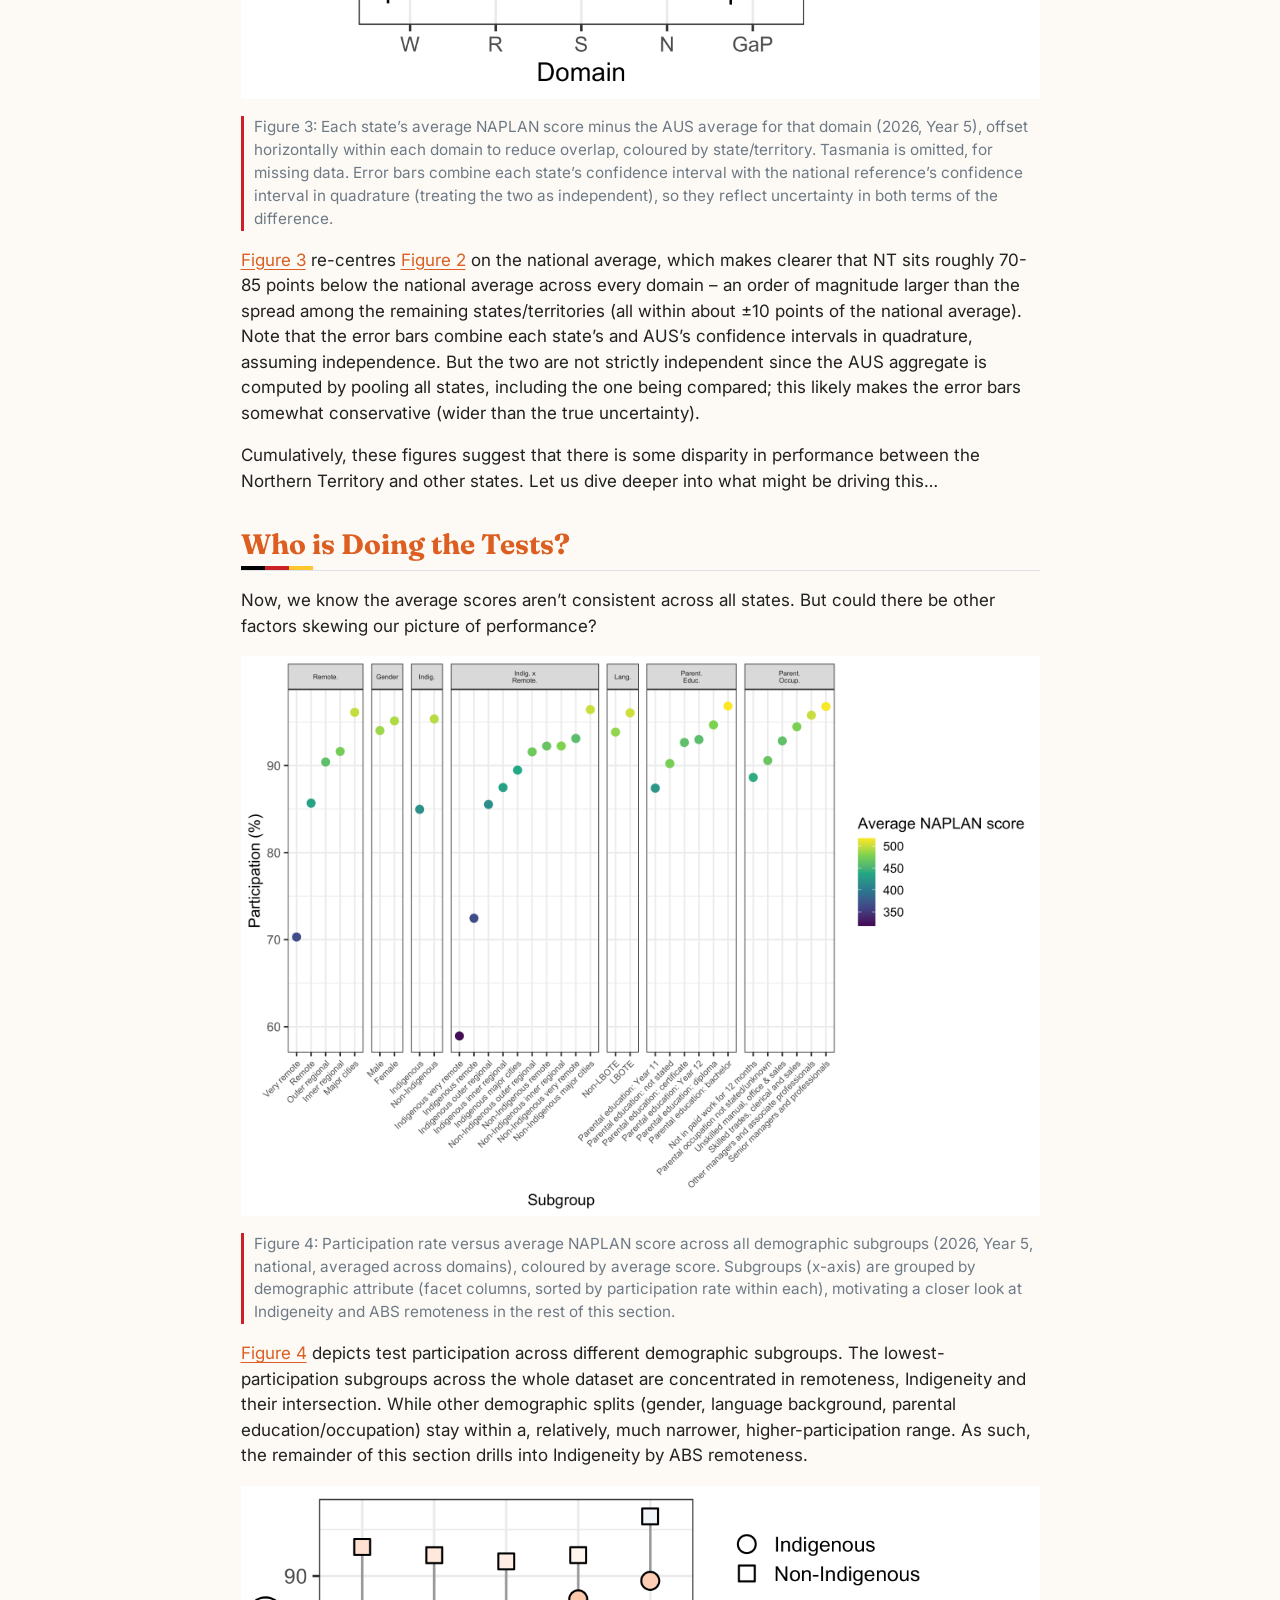
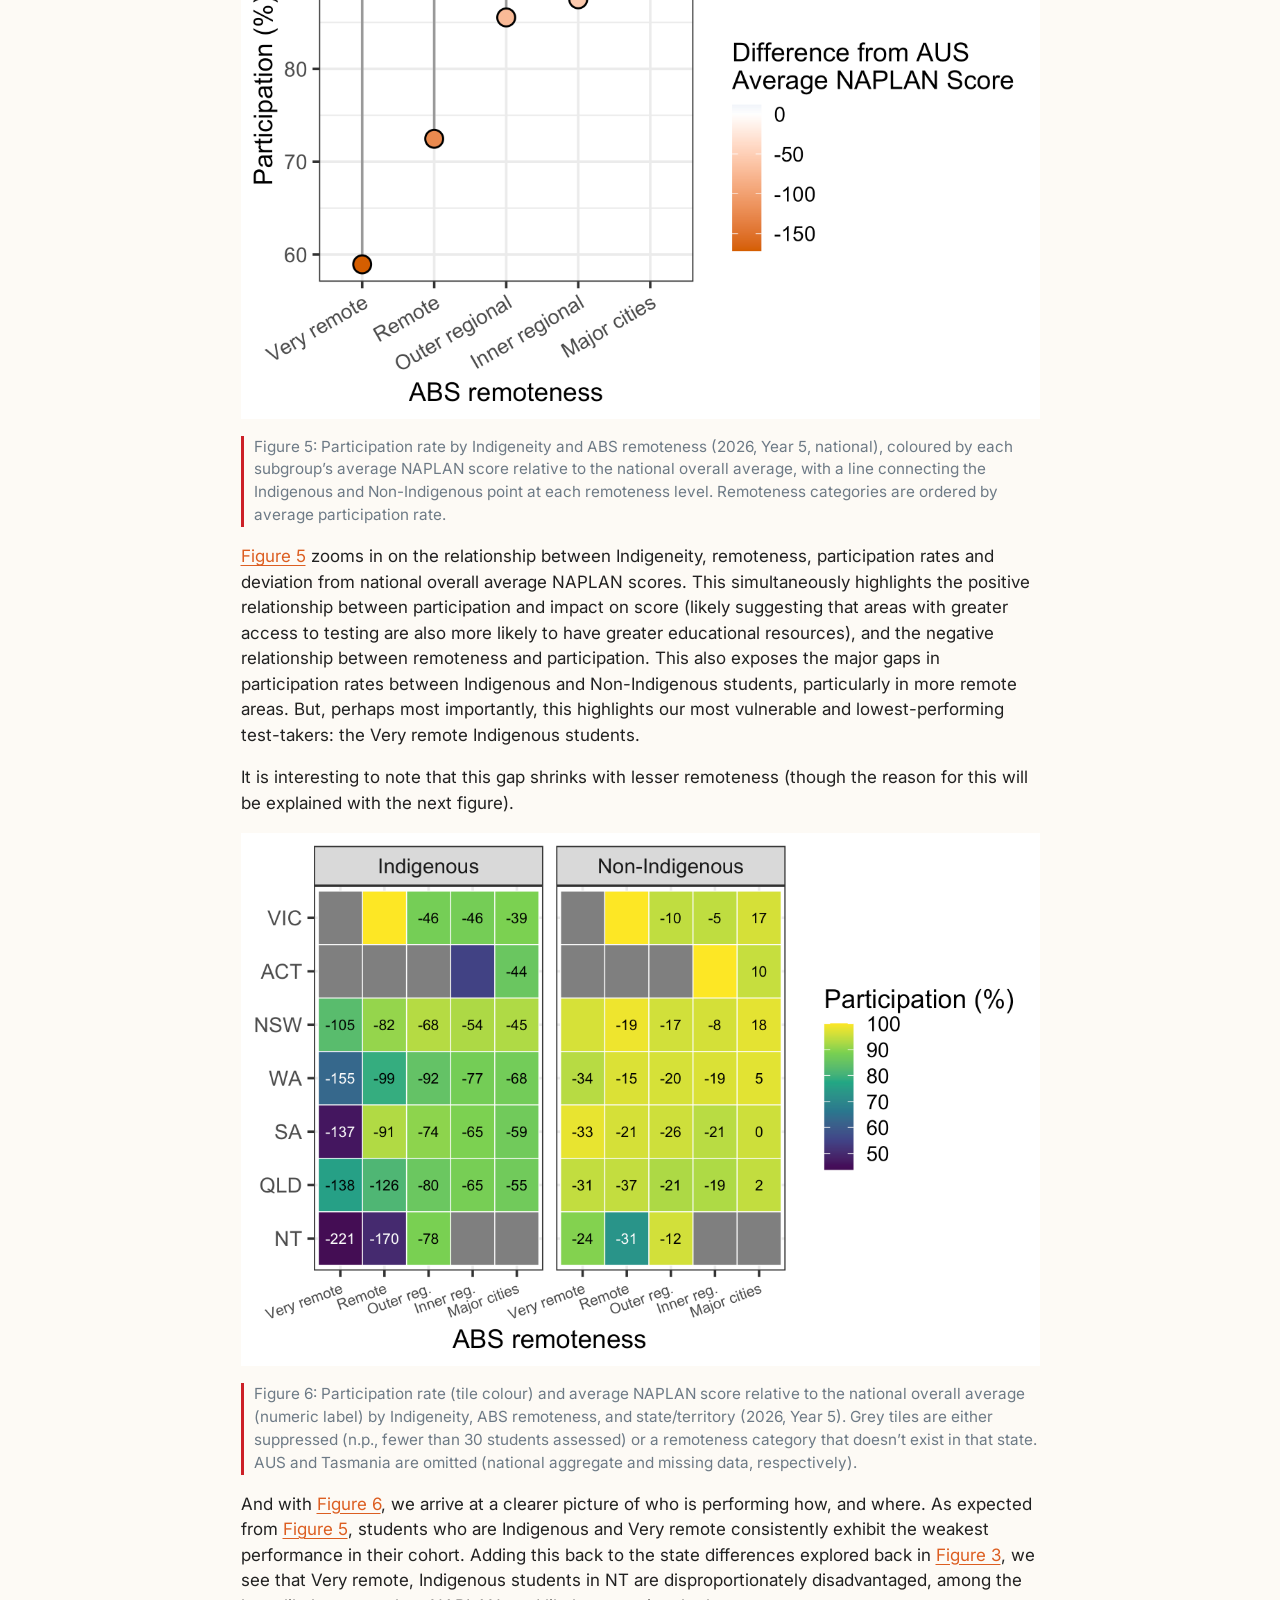
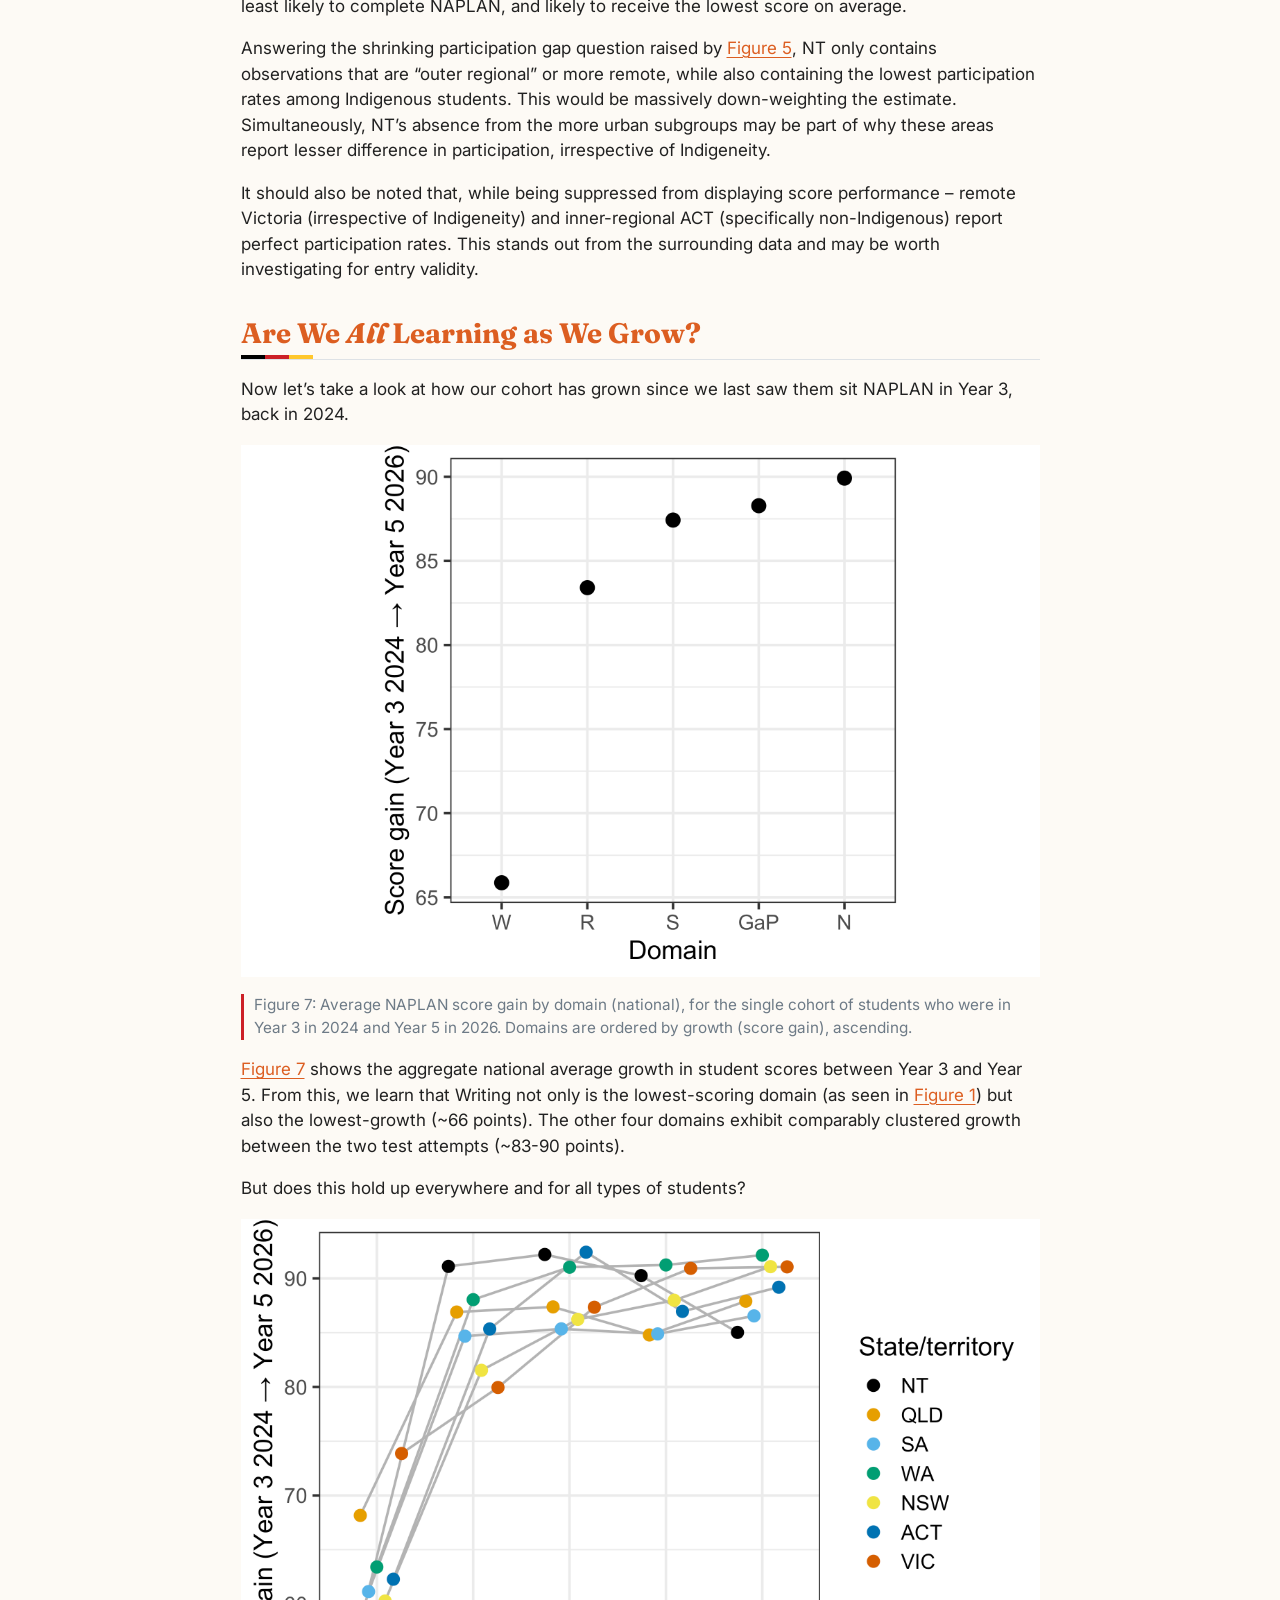
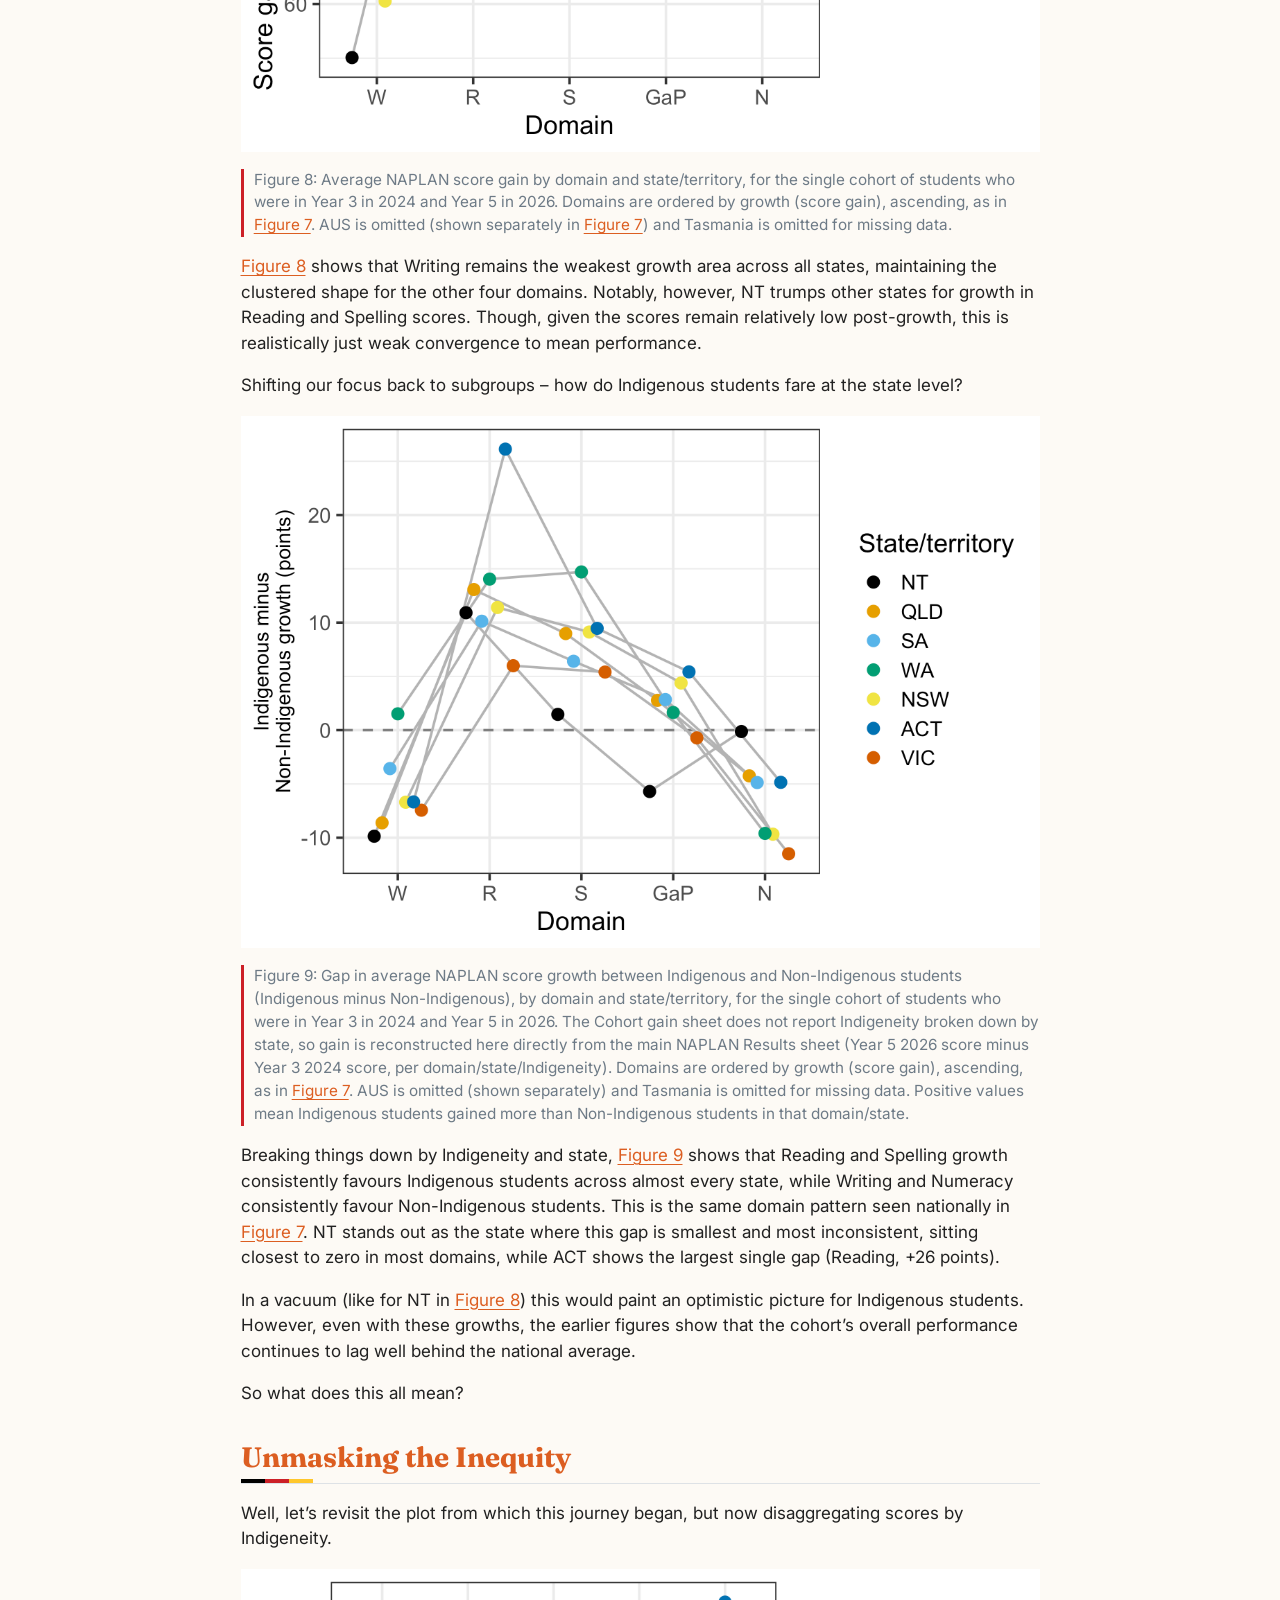
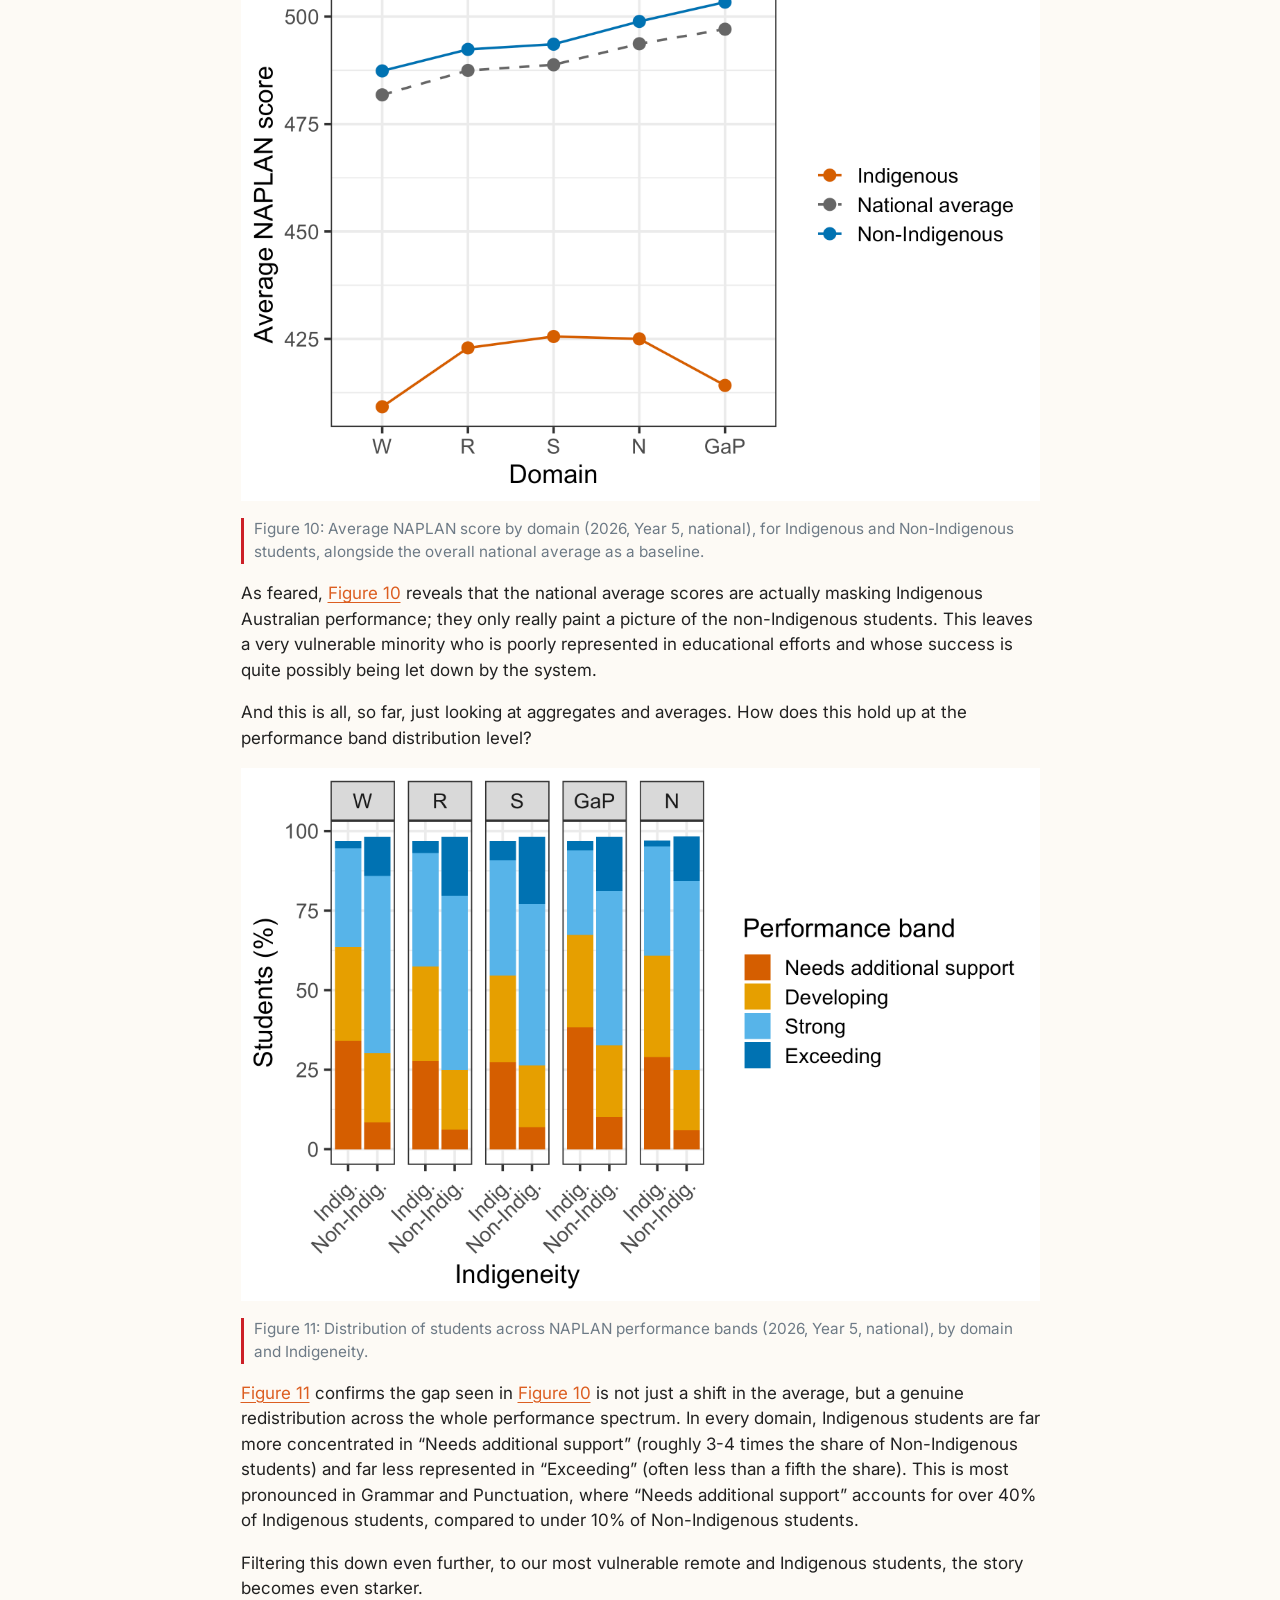
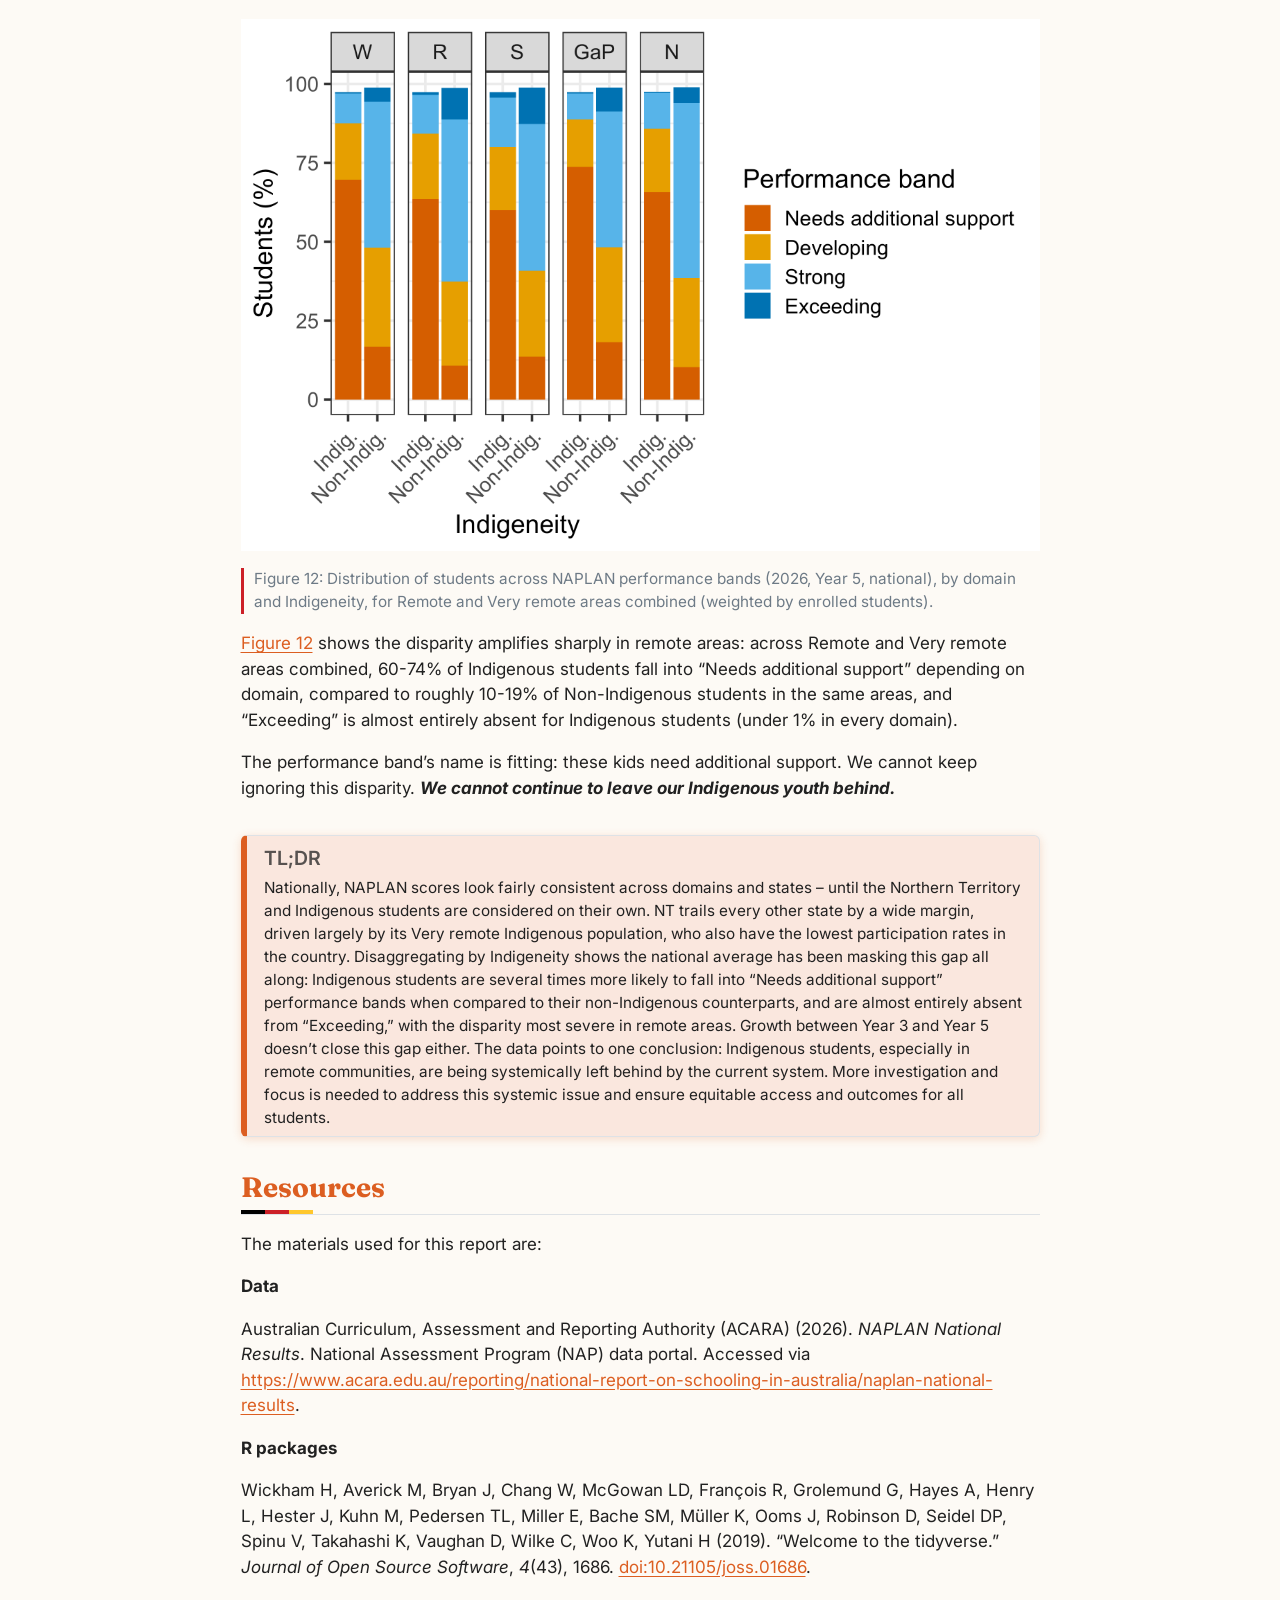
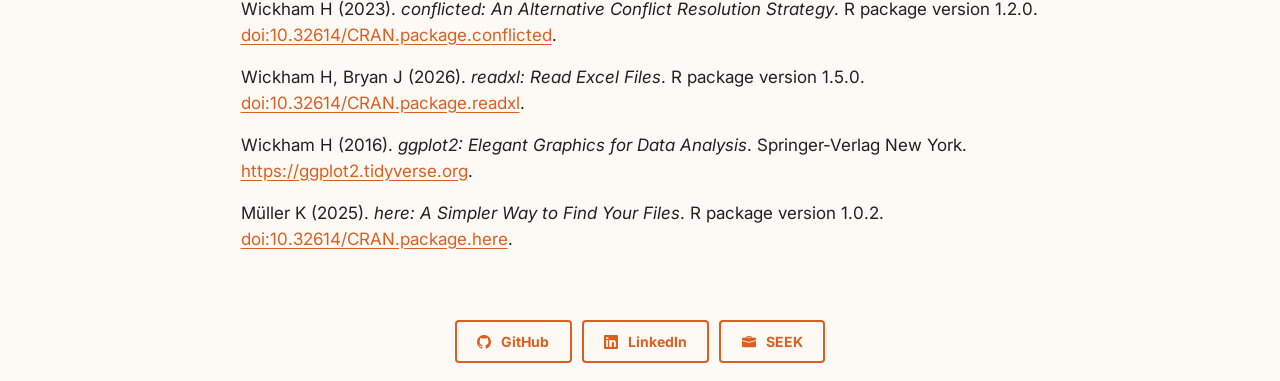
<file: posts/naplan-indigenous-equity/index.html>
<!DOCTYPE html>
<html xmlns="http://www.w3.org/1999/xhtml" lang="en" xml:lang="en"><head>

<meta charset="utf-8">
<meta name="generator" content="quarto-1.9.38">

<meta name="viewport" content="width=device-width, initial-scale=1.0, user-scalable=yes">

<meta name="author" content="Daniel Loza">
<meta name="dcterms.date" content="2026-08-24">

<title>Unmasking the Inequity: An Exploration of Indigenous Australian Academic Access and Performance – Daniel's Data Domain</title>
<style>
/* Default styles provided by pandoc.
** See https://pandoc.org/MANUAL.html#variables-for-html for config info.
*/
code{white-space: pre-wrap;}
span.smallcaps{font-variant: small-caps;}
div.columns{display: flex; gap: min(4vw, 1.5em);}
div.column{flex: auto; overflow-x: auto;}
div.hanging-indent{margin-left: 1.5em; text-indent: -1.5em;}
ul.task-list{list-style: none;}
ul.task-list li input[type="checkbox"] {
  width: 0.8em;
  margin: 0 0.8em 0.2em -1em; /* quarto-specific, see https://github.com/quarto-dev/quarto-cli/issues/4556 */ 
  vertical-align: middle;
}
</style>


<script src="../../site_libs/quarto-nav/quarto-nav.js"></script>
<script src="../../site_libs/quarto-nav/headroom.min.js"></script>
<script src="../../site_libs/clipboard/clipboard.min.js"></script>
<script src="../../site_libs/quarto-search/autocomplete.umd.js"></script>
<script src="../../site_libs/quarto-search/fuse.min.js"></script>
<script src="../../site_libs/quarto-search/quarto-search.js"></script>
<meta name="quarto:offset" content="../../">
<link href="../../images/fav.png" rel="icon" type="image/png">
<script src="../../site_libs/quarto-html/quarto.js" type="module"></script>
<script src="../../site_libs/quarto-html/tabsets/tabsets.js" type="module"></script>
<script src="../../site_libs/quarto-html/popper.min.js"></script>
<script src="../../site_libs/quarto-html/tippy.umd.min.js"></script>
<script src="../../site_libs/quarto-html/anchor.min.js"></script>
<link href="../../site_libs/quarto-html/tippy.css" rel="stylesheet">
<link href="../../site_libs/quarto-html/quarto-syntax-highlighting-15634bcf2e68342d4ad2dfa704d543f6.css" rel="stylesheet" id="quarto-text-highlighting-styles">
<script src="../../site_libs/bootstrap/bootstrap.min.js"></script>
<link href="../../site_libs/bootstrap/bootstrap-icons.css" rel="stylesheet">
<link href="../../site_libs/bootstrap/bootstrap-158031087360bce0ff56dc785ce39e06.min.css" rel="stylesheet" append-hash="true" id="quarto-bootstrap" data-mode="light">
<script id="quarto-search-options" type="application/json">{
  "location": "navbar",
  "copy-button": false,
  "collapse-after": 3,
  "panel-placement": "end",
  "type": "overlay",
  "limit": 50,
  "keyboard-shortcut": [
    "f",
    "/",
    "s"
  ],
  "show-item-context": false,
  "language": {
    "search-no-results-text": "No results",
    "search-matching-documents-text": "matching documents",
    "search-copy-link-title": "Copy link to search",
    "search-hide-matches-text": "Hide additional matches",
    "search-more-match-text": "more match in this document",
    "search-more-matches-text": "more matches in this document",
    "search-clear-button-title": "Clear",
    "search-text-placeholder": "",
    "search-detached-cancel-button-title": "Cancel",
    "search-submit-button-title": "Submit",
    "search-label": "Search"
  }
}</script>


<link rel="stylesheet" href="../../styles.css">
<link rel="stylesheet" href="naplan.css">
</head>

<body class="nav-fixed fullcontent quarto-light">

<div id="quarto-search-results"></div>
  <header id="quarto-header" class="headroom fixed-top quarto-banner">
    <nav class="navbar navbar-expand-lg " data-bs-theme="dark">
      <div class="navbar-container container-fluid">
      <div class="navbar-brand-container mx-auto">
    <a class="navbar-brand" href="../../index.html">
    <span class="navbar-title">Daniel’s Data Domain</span>
    </a>
  </div>
            <div id="quarto-search" class="" title="Search"></div>
          <button class="navbar-toggler" type="button" data-bs-toggle="collapse" data-bs-target="#navbarCollapse" aria-controls="navbarCollapse" role="menu" aria-expanded="false" aria-label="Toggle navigation" onclick="if (window.quartoToggleHeadroom) { window.quartoToggleHeadroom(); }">
  <span class="navbar-toggler-icon"></span>
</button>
          <div class="collapse navbar-collapse" id="navbarCollapse">
            <ul class="navbar-nav navbar-nav-scroll ms-auto">
  <li class="nav-item">
    <a class="nav-link" href="../../index.html"> 
<span class="menu-text">Home</span></a>
  </li>  
  <li class="nav-item">
    <a class="nav-link" href="../../blog.html"> 
<span class="menu-text">Blog</span></a>
  </li>  
  <li class="nav-item">
    <a class="nav-link" href="../../publications.html"> 
<span class="menu-text">Publications</span></a>
  </li>  
  <li class="nav-item">
    <a class="nav-link" href="../../resume.html"> 
<span class="menu-text">Resume</span></a>
  </li>  
  <li class="nav-item">
    <a class="nav-link" href="../../about.html"> 
<span class="menu-text">About</span></a>
  </li>  
  <li class="nav-item">
    <a class="nav-link" href="../../contact.html"> 
<span class="menu-text">Contact</span></a>
  </li>  
  <li class="nav-item compact">
    <a class="nav-link" href="https://github.com/Pian0Dan"> <i class="bi bi-github" role="img">
</i> 
<span class="menu-text"></span></a>
  </li>  
</ul>
          </div> <!-- /navcollapse -->
            <div class="quarto-navbar-tools">
</div>
      </div> <!-- /container-fluid -->
    </nav>
</header>
<!-- content -->
<header id="title-block-header" class="quarto-title-block default page-columns page-full">
  <div class="quarto-title-banner page-columns page-full">
    <div class="quarto-title column-body">
      <h1 class="title">Unmasking the Inequity: An Exploration of Indigenous Australian Academic Access and Performance</h1>
            <p class="subtitle lead">Who are we leaving behind?</p>
                                <div class="quarto-categories">
                <div class="quarto-category">education</div>
                <div class="quarto-category">equity</div>
              </div>
                  </div>
  </div>
    
  
  <div class="quarto-title-meta">

      <div>
      <div class="quarto-title-meta-heading">Author</div>
      <div class="quarto-title-meta-contents">
               <p>Daniel Loza </p>
            </div>
    </div>
      
      <div>
      <div class="quarto-title-meta-heading">Published</div>
      <div class="quarto-title-meta-contents">
        <p class="date">August 24, 2026</p>
      </div>
    </div>
    
      
    </div>
    
  
  </header><div id="quarto-content" class="quarto-container page-columns page-rows-contents page-layout-article page-navbar">
<!-- sidebar -->
<!-- margin-sidebar -->
    
<!-- main -->
<main class="content quarto-banner-title-block" id="quarto-document-content">





<section id="the-dangers-of-averages" class="level2">
<h2 class="anchored" data-anchor-id="the-dangers-of-averages">The Dangers of Averages</h2>
<p>Every year, over a million Australian kids sit down to the same NAPLAN tests, and every year the national headlines report more or less the same story: scores are steady, nothing much has changed. But national averages have a way of flattening out the most important parts of a story. Dig into who is actually sitting behind those averages, and a very different picture emerges – one where an entire group of students is measurably and consistently being left behind. This post works through that data step by step: starting from the national numbers everyone sees, then preliminarily examining the data to pull apart who gets tested, who doesn’t, and what the gap actually looks like once you stop averaging it away.</p>
</section>
<section id="where-did-the-data-come-from" class="level2">
<h2 class="anchored" data-anchor-id="where-did-the-data-come-from">Where Did the Data Come From?</h2>
<p>NAPLAN tests Australian enrolled Year 3, 5, 7, and 9 students, though some are exempt (disability, recent arrival) or absent, so participation isn’t 100%. Observations are aggregated statistics (mean, SD, CI, proficiency-band %) by year, domain, state, and subgroup, not individual student records. Variables cover performance, participation, and demographics. “NAPLAN Results” (sheet 3) is the key analysis sheet. Anonymisation relies on aggregation; flags suppress cells with under 30 assessed students (n.p.) or for policy reasons (s.p.) – the latter resulted in Tasmania’s omission, due to low participation.</p>
</section>
<section id="how-do-the-scores-look" class="level2">
<h2 class="anchored" data-anchor-id="how-do-the-scores-look">How Do the Scores Look?</h2>
<p>For the sake of matching variables and observing educational effects, this report will only follow the performance of the 2026 Year 5 cohort. Before we dive too deeply, let us first establish a baseline of average performance across NAPLAN tests for these students. For readability, we will abbreviate the names of the domains: Writing (W), Reading (R), Spelling (S), Numeracy (N), and Grammar and Punctuation (GaP).</p>
<div class="cell" data-layout-align="center">
<div class="cell-output-display">
<div id="fig-national-domain-summary" class="quarto-float quarto-figure quarto-figure-center anchored" data-fig-align="center">
<figure class="quarto-float quarto-float-fig figure">
<div aria-describedby="fig-national-domain-summary-caption-0ceaefa1-69ba-4598-a22c-09a6ac19f8ca">
<img src="index_files/figure-html/fig-national-domain-summary-1.png" class="img-fluid quarto-figure quarto-figure-center figure-img" style="width:100.0%">
</div>
<figcaption class="quarto-float-caption-bottom quarto-float-caption quarto-float-fig" id="fig-national-domain-summary-caption-0ceaefa1-69ba-4598-a22c-09a6ac19f8ca">
Figure&nbsp;1: National average NAPLAN score, with confidence interval, by domain (2026, Year 5). Tasmania is omitted, for missing data.
</figcaption>
</figure>
</div>
</div>
</div>
<p><a href="#fig-national-domain-summary" class="quarto-xref">Figure&nbsp;1</a> shows that when aggregated nationally, there is not particularly significant difference in the average scoring across each of the domains assessed in NAPLAN, with a range of only 15 points between all domains. Grammar and Punctuation holds the highest average score (though also appears to be the most variable), while Writing holds the lowest average score.</p>
<div class="cell" data-layout-align="center">
<div class="cell-output-display">
<div id="fig-state-domain-summary" class="quarto-float quarto-figure quarto-figure-center anchored" data-fig-align="center">
<figure class="quarto-float quarto-float-fig figure">
<div aria-describedby="fig-state-domain-summary-caption-0ceaefa1-69ba-4598-a22c-09a6ac19f8ca">
<img src="index_files/figure-html/fig-state-domain-summary-1.png" class="img-fluid quarto-figure quarto-figure-center figure-img" style="width:100.0%">
</div>
<figcaption class="quarto-float-caption-bottom quarto-float-caption quarto-float-fig" id="fig-state-domain-summary-caption-0ceaefa1-69ba-4598-a22c-09a6ac19f8ca">
Figure&nbsp;2: State average NAPLAN score, with confidence interval, by domain (2026, Year 5), offset horizontally within each domain to reduce overlap, coloured by state/territory. Tasmania is omitted, for missing data.
</figcaption>
</figure>
</div>
</div>
</div>
<p><a href="#fig-state-domain-summary" class="quarto-xref">Figure&nbsp;2</a> shows the performance of each state across domains. Viewing this on a single plot exposes that Northern Territory trails the rest of the states/territories by a wide margin across every domain. While the remaining states cluster fairly closely together, with rank order shifting slightly between domains. Additionally, NT is shown to have the largest confidence intervals, suggesting a greater range in their scores and the possibility of an even lower “true” average.</p>
<div class="cell" data-layout-align="center">
<div class="cell-output-display">
<div id="fig-state-domain-diff" class="quarto-float quarto-figure quarto-figure-center anchored" data-fig-align="center">
<figure class="quarto-float quarto-float-fig figure">
<div aria-describedby="fig-state-domain-diff-caption-0ceaefa1-69ba-4598-a22c-09a6ac19f8ca">
<img src="index_files/figure-html/fig-state-domain-diff-1.png" class="img-fluid quarto-figure quarto-figure-center figure-img" style="width:100.0%">
</div>
<figcaption class="quarto-float-caption-bottom quarto-float-caption quarto-float-fig" id="fig-state-domain-diff-caption-0ceaefa1-69ba-4598-a22c-09a6ac19f8ca">
Figure&nbsp;3: Each state’s average NAPLAN score minus the AUS average for that domain (2026, Year 5), offset horizontally within each domain to reduce overlap, coloured by state/territory. Tasmania is omitted, for missing data. Error bars combine each state’s confidence interval with the national reference’s confidence interval in quadrature (treating the two as independent), so they reflect uncertainty in both terms of the difference.
</figcaption>
</figure>
</div>
</div>
</div>
<p><a href="#fig-state-domain-diff" class="quarto-xref">Figure&nbsp;3</a> re-centres <a href="#fig-state-domain-summary" class="quarto-xref">Figure&nbsp;2</a> on the national average, which makes clearer that NT sits roughly 70-85 points below the national average across every domain – an order of magnitude larger than the spread among the remaining states/territories (all within about ±10 points of the national average). Note that the error bars combine each state’s and AUS’s confidence intervals in quadrature, assuming independence. But the two are not strictly independent since the AUS aggregate is computed by pooling all states, including the one being compared; this likely makes the error bars somewhat conservative (wider than the true uncertainty).</p>
<p>Cumulatively, these figures suggest that there is some disparity in performance between the Northern Territory and other states. Let us dive deeper into what might be driving this…</p>
</section>
<section id="who-is-doing-the-tests" class="level2">
<h2 class="anchored" data-anchor-id="who-is-doing-the-tests">Who is Doing the Tests?</h2>
<p>Now, we know the average scores aren’t consistent across all states. But could there be other factors skewing our picture of performance?</p>
<div class="cell" data-layout-align="center">
<div class="cell-output-display">
<div id="fig-participation-subgroups" class="quarto-float quarto-figure quarto-figure-center anchored" data-fig-align="center">
<figure class="quarto-float quarto-float-fig figure">
<div aria-describedby="fig-participation-subgroups-caption-0ceaefa1-69ba-4598-a22c-09a6ac19f8ca">
<img src="index_files/figure-html/fig-participation-subgroups-1.png" class="img-fluid quarto-figure quarto-figure-center figure-img" style="width:100.0%">
</div>
<figcaption class="quarto-float-caption-bottom quarto-float-caption quarto-float-fig" id="fig-participation-subgroups-caption-0ceaefa1-69ba-4598-a22c-09a6ac19f8ca">
Figure&nbsp;4: Participation rate versus average NAPLAN score across all demographic subgroups (2026, Year 5, national, averaged across domains), coloured by average score. Subgroups (x-axis) are grouped by demographic attribute (facet columns, sorted by participation rate within each), motivating a closer look at Indigeneity and ABS remoteness in the rest of this section.
</figcaption>
</figure>
</div>
</div>
</div>
<p><a href="#fig-participation-subgroups" class="quarto-xref">Figure&nbsp;4</a> depicts test participation across different demographic subgroups. The lowest-participation subgroups across the whole dataset are concentrated in remoteness, Indigeneity and their intersection. While other demographic splits (gender, language background, parental education/occupation) stay within a, relatively, much narrower, higher-participation range. As such, the remainder of this section drills into Indigeneity by ABS remoteness.</p>
<div class="cell" data-layout-align="center">
<div class="cell-output-display">
<div id="fig-participation-diff" class="quarto-float quarto-figure quarto-figure-center anchored" data-fig-align="center">
<figure class="quarto-float quarto-float-fig figure">
<div aria-describedby="fig-participation-diff-caption-0ceaefa1-69ba-4598-a22c-09a6ac19f8ca">
<img src="index_files/figure-html/fig-participation-diff-1.png" class="img-fluid quarto-figure quarto-figure-center figure-img" style="width:100.0%">
</div>
<figcaption class="quarto-float-caption-bottom quarto-float-caption quarto-float-fig" id="fig-participation-diff-caption-0ceaefa1-69ba-4598-a22c-09a6ac19f8ca">
Figure&nbsp;5: Participation rate by Indigeneity and ABS remoteness (2026, Year 5, national), coloured by each subgroup’s average NAPLAN score relative to the national overall average, with a line connecting the Indigenous and Non-Indigenous point at each remoteness level. Remoteness categories are ordered by average participation rate.
</figcaption>
</figure>
</div>
</div>
</div>
<p><a href="#fig-participation-diff" class="quarto-xref">Figure&nbsp;5</a> zooms in on the relationship between Indigeneity, remoteness, participation rates and deviation from national overall average NAPLAN scores. This simultaneously highlights the positive relationship between participation and impact on score (likely suggesting that areas with greater access to testing are also more likely to have greater educational resources), and the negative relationship between remoteness and participation. This also exposes the major gaps in participation rates between Indigenous and Non-Indigenous students, particularly in more remote areas. But, perhaps most importantly, this highlights our most vulnerable and lowest-performing test-takers: the Very remote Indigenous students.</p>
<p>It is interesting to note that this gap shrinks with lesser remoteness (though the reason for this will be explained with the next figure).</p>
<div class="cell" data-layout-align="center">
<div class="cell-output-display">
<div id="fig-participation-heatmap-states" class="quarto-float quarto-figure quarto-figure-center anchored" data-fig-align="center">
<figure class="quarto-float quarto-float-fig figure">
<div aria-describedby="fig-participation-heatmap-states-caption-0ceaefa1-69ba-4598-a22c-09a6ac19f8ca">
<img src="index_files/figure-html/fig-participation-heatmap-states-1.png" class="img-fluid quarto-figure quarto-figure-center figure-img" style="width:100.0%">
</div>
<figcaption class="quarto-float-caption-bottom quarto-float-caption quarto-float-fig" id="fig-participation-heatmap-states-caption-0ceaefa1-69ba-4598-a22c-09a6ac19f8ca">
Figure&nbsp;6: Participation rate (tile colour) and average NAPLAN score relative to the national overall average (numeric label) by Indigeneity, ABS remoteness, and state/territory (2026, Year 5). Grey tiles are either suppressed (n.p., fewer than 30 students assessed) or a remoteness category that doesn’t exist in that state. AUS and Tasmania are omitted (national aggregate and missing data, respectively).
</figcaption>
</figure>
</div>
</div>
</div>
<p>And with <a href="#fig-participation-heatmap-states" class="quarto-xref">Figure&nbsp;6</a>, we arrive at a clearer picture of who is performing how, and where. As expected from <a href="#fig-participation-diff" class="quarto-xref">Figure&nbsp;5</a>, students who are Indigenous and Very remote consistently exhibit the weakest performance in their cohort. Adding this back to the state differences explored back in <a href="#fig-state-domain-diff" class="quarto-xref">Figure&nbsp;3</a>, we see that Very remote, Indigenous students in NT are disproportionately disadvantaged, among the least likely to complete NAPLAN, and likely to receive the lowest score on average.</p>
<p>Answering the shrinking participation gap question raised by <a href="#fig-participation-diff" class="quarto-xref">Figure&nbsp;5</a>, NT only contains observations that are “outer regional” or more remote, while also containing the lowest participation rates among Indigenous students. This would be massively down-weighting the estimate. Simultaneously, NT’s absence from the more urban subgroups may be part of why these areas report lesser difference in participation, irrespective of Indigeneity.</p>
<p>It should also be noted that, while being suppressed from displaying score performance – remote Victoria (irrespective of Indigeneity) and inner-regional ACT (specifically non-Indigenous) report perfect participation rates. This stands out from the surrounding data and may be worth investigating for entry validity.</p>
</section>
<section id="are-we-all-learning-as-we-grow" class="level2">
<h2 class="anchored" data-anchor-id="are-we-all-learning-as-we-grow">Are We <strong><em>All</em></strong> Learning as We Grow?</h2>
<p>Now let’s take a look at how our cohort has grown since we last saw them sit NAPLAN in Year 3, back in 2024.</p>
<div class="cell" data-layout-align="center">
<div class="cell-output-display">
<div id="fig-cohort-gain" class="quarto-float quarto-figure quarto-figure-center anchored" data-fig-align="center">
<figure class="quarto-float quarto-float-fig figure">
<div aria-describedby="fig-cohort-gain-caption-0ceaefa1-69ba-4598-a22c-09a6ac19f8ca">
<img src="index_files/figure-html/fig-cohort-gain-1.png" class="img-fluid quarto-figure quarto-figure-center figure-img" style="width:100.0%">
</div>
<figcaption class="quarto-float-caption-bottom quarto-float-caption quarto-float-fig" id="fig-cohort-gain-caption-0ceaefa1-69ba-4598-a22c-09a6ac19f8ca">
Figure&nbsp;7: Average NAPLAN score gain by domain (national), for the single cohort of students who were in Year 3 in 2024 and Year 5 in 2026. Domains are ordered by growth (score gain), ascending.
</figcaption>
</figure>
</div>
</div>
</div>
<p><a href="#fig-cohort-gain" class="quarto-xref">Figure&nbsp;7</a> shows the aggregate national average growth in student scores between Year 3 and Year 5. From this, we learn that Writing not only is the lowest-scoring domain (as seen in <a href="#fig-national-domain-summary" class="quarto-xref">Figure&nbsp;1</a>) but also the lowest-growth (~66 points). The other four domains exhibit comparably clustered growth between the two test attempts (~83-90 points).</p>
<p>But does this hold up everywhere and for all types of students?</p>
<div class="cell" data-layout-align="center">
<div class="cell-output-display">
<div id="fig-cohort-gain-states-raw" class="quarto-float quarto-figure quarto-figure-center anchored" data-fig-align="center">
<figure class="quarto-float quarto-float-fig figure">
<div aria-describedby="fig-cohort-gain-states-raw-caption-0ceaefa1-69ba-4598-a22c-09a6ac19f8ca">
<img src="index_files/figure-html/fig-cohort-gain-states-raw-1.png" class="img-fluid quarto-figure quarto-figure-center figure-img" style="width:100.0%">
</div>
<figcaption class="quarto-float-caption-bottom quarto-float-caption quarto-float-fig" id="fig-cohort-gain-states-raw-caption-0ceaefa1-69ba-4598-a22c-09a6ac19f8ca">
Figure&nbsp;8: Average NAPLAN score gain by domain and state/territory, for the single cohort of students who were in Year 3 in 2024 and Year 5 in 2026. Domains are ordered by growth (score gain), ascending, as in <a href="#fig-cohort-gain" class="quarto-xref">Figure&nbsp;7</a>. AUS is omitted (shown separately in <a href="#fig-cohort-gain" class="quarto-xref">Figure&nbsp;7</a>) and Tasmania is omitted for missing data.
</figcaption>
</figure>
</div>
</div>
</div>
<p><a href="#fig-cohort-gain-states-raw" class="quarto-xref">Figure&nbsp;8</a> shows that Writing remains the weakest growth area across all states, maintaining the clustered shape for the other four domains. Notably, however, NT trumps other states for growth in Reading and Spelling scores. Though, given the scores remain relatively low post-growth, this is realistically just weak convergence to mean performance.</p>
<p>Shifting our focus back to subgroups – how do Indigenous students fare at the state level?</p>
<div class="cell" data-layout-align="center">
<div class="cell-output-display">
<div id="fig-cohort-gain-states" class="quarto-float quarto-figure quarto-figure-center anchored" data-fig-align="center">
<figure class="quarto-float quarto-float-fig figure">
<div aria-describedby="fig-cohort-gain-states-caption-0ceaefa1-69ba-4598-a22c-09a6ac19f8ca">
<img src="index_files/figure-html/fig-cohort-gain-states-1.png" class="img-fluid quarto-figure quarto-figure-center figure-img" style="width:100.0%">
</div>
<figcaption class="quarto-float-caption-bottom quarto-float-caption quarto-float-fig" id="fig-cohort-gain-states-caption-0ceaefa1-69ba-4598-a22c-09a6ac19f8ca">
Figure&nbsp;9: Gap in average NAPLAN score growth between Indigenous and Non-Indigenous students (Indigenous minus Non-Indigenous), by domain and state/territory, for the single cohort of students who were in Year 3 in 2024 and Year 5 in 2026. The Cohort gain sheet does not report Indigeneity broken down by state, so gain is reconstructed here directly from the main NAPLAN Results sheet (Year 5 2026 score minus Year 3 2024 score, per domain/state/Indigeneity). Domains are ordered by growth (score gain), ascending, as in <a href="#fig-cohort-gain" class="quarto-xref">Figure&nbsp;7</a>. AUS is omitted (shown separately) and Tasmania is omitted for missing data. Positive values mean Indigenous students gained more than Non-Indigenous students in that domain/state.
</figcaption>
</figure>
</div>
</div>
</div>
<p>Breaking things down by Indigeneity and state, <a href="#fig-cohort-gain-states" class="quarto-xref">Figure&nbsp;9</a> shows that Reading and Spelling growth consistently favours Indigenous students across almost every state, while Writing and Numeracy consistently favour Non-Indigenous students. This is the same domain pattern seen nationally in <a href="#fig-cohort-gain" class="quarto-xref">Figure&nbsp;7</a>. NT stands out as the state where this gap is smallest and most inconsistent, sitting closest to zero in most domains, while ACT shows the largest single gap (Reading, +26 points).</p>
<p>In a vacuum (like for NT in <a href="#fig-cohort-gain-states-raw" class="quarto-xref">Figure&nbsp;8</a>) this would paint an optimistic picture for Indigenous students. However, even with these growths, the earlier figures show that the cohort’s overall performance continues to lag well behind the national average.</p>
<p>So what does this all mean?</p>
</section>
<section id="unmasking-the-inequity" class="level2">
<h2 class="anchored" data-anchor-id="unmasking-the-inequity">Unmasking the Inequity</h2>
<p>Well, let’s revisit the plot from which this journey began, but now disaggregating scores by Indigeneity.</p>
<div class="cell" data-layout-align="center">
<div class="cell-output-display">
<div id="fig-indigeneity-domain" class="quarto-float quarto-figure quarto-figure-center anchored" data-fig-align="center">
<figure class="quarto-float quarto-float-fig figure">
<div aria-describedby="fig-indigeneity-domain-caption-0ceaefa1-69ba-4598-a22c-09a6ac19f8ca">
<img src="index_files/figure-html/fig-indigeneity-domain-1.png" class="img-fluid quarto-figure quarto-figure-center figure-img" style="width:100.0%">
</div>
<figcaption class="quarto-float-caption-bottom quarto-float-caption quarto-float-fig" id="fig-indigeneity-domain-caption-0ceaefa1-69ba-4598-a22c-09a6ac19f8ca">
Figure&nbsp;10: Average NAPLAN score by domain (2026, Year 5, national), for Indigenous and Non-Indigenous students, alongside the overall national average as a baseline.
</figcaption>
</figure>
</div>
</div>
</div>
<p>As feared, <a href="#fig-indigeneity-domain" class="quarto-xref">Figure&nbsp;10</a> reveals that the national average scores are actually masking Indigenous Australian performance; they only really paint a picture of the non-Indigenous students. This leaves a very vulnerable minority who is poorly represented in educational efforts and whose success is quite possibly being let down by the system.</p>
<p>And this is all, so far, just looking at aggregates and averages. How does this hold up at the performance band distribution level?</p>
<div class="cell" data-layout-align="center">
<div class="cell-output-display">
<div id="fig-performance-bands" class="quarto-float quarto-figure quarto-figure-center anchored" data-fig-align="center">
<figure class="quarto-float quarto-float-fig figure">
<div aria-describedby="fig-performance-bands-caption-0ceaefa1-69ba-4598-a22c-09a6ac19f8ca">
<img src="index_files/figure-html/fig-performance-bands-1.png" class="img-fluid quarto-figure quarto-figure-center figure-img" style="width:100.0%">
</div>
<figcaption class="quarto-float-caption-bottom quarto-float-caption quarto-float-fig" id="fig-performance-bands-caption-0ceaefa1-69ba-4598-a22c-09a6ac19f8ca">
Figure&nbsp;11: Distribution of students across NAPLAN performance bands (2026, Year 5, national), by domain and Indigeneity.
</figcaption>
</figure>
</div>
</div>
</div>
<p><a href="#fig-performance-bands" class="quarto-xref">Figure&nbsp;11</a> confirms the gap seen in <a href="#fig-indigeneity-domain" class="quarto-xref">Figure&nbsp;10</a> is not just a shift in the average, but a genuine redistribution across the whole performance spectrum. In every domain, Indigenous students are far more concentrated in “Needs additional support” (roughly 3-4 times the share of Non-Indigenous students) and far less represented in “Exceeding” (often less than a fifth the share). This is most pronounced in Grammar and Punctuation, where “Needs additional support” accounts for over 40% of Indigenous students, compared to under 10% of Non-Indigenous students.</p>
<p>Filtering this down even further, to our most vulnerable remote and Indigenous students, the story becomes even starker.</p>
<div class="cell" data-layout-align="center">
<div class="cell-output-display">
<div id="fig-performance-bands-remote" class="quarto-float quarto-figure quarto-figure-center anchored" data-fig-align="center">
<figure class="quarto-float quarto-float-fig figure">
<div aria-describedby="fig-performance-bands-remote-caption-0ceaefa1-69ba-4598-a22c-09a6ac19f8ca">
<img src="index_files/figure-html/fig-performance-bands-remote-1.png" class="img-fluid quarto-figure quarto-figure-center figure-img" style="width:100.0%">
</div>
<figcaption class="quarto-float-caption-bottom quarto-float-caption quarto-float-fig" id="fig-performance-bands-remote-caption-0ceaefa1-69ba-4598-a22c-09a6ac19f8ca">
Figure&nbsp;12: Distribution of students across NAPLAN performance bands (2026, Year 5, national), by domain and Indigeneity, for Remote and Very remote areas combined (weighted by enrolled students).
</figcaption>
</figure>
</div>
</div>
</div>
<p><a href="#fig-performance-bands-remote" class="quarto-xref">Figure&nbsp;12</a> shows the disparity amplifies sharply in remote areas: across Remote and Very remote areas combined, 60-74% of Indigenous students fall into “Needs additional support” depending on domain, compared to roughly 10-19% of Non-Indigenous students in the same areas, and “Exceeding” is almost entirely absent for Indigenous students (under 1% in every domain).</p>
<p>The performance band’s name is fitting: these kids need additional support. We cannot keep ignoring this disparity. <strong><em>We cannot continue to leave our Indigenous youth behind.</em></strong></p>
<div class="callout callout-style-simple callout-tip no-icon callout-titled">
<div class="callout-header d-flex align-content-center">
<div class="callout-icon-container">
<i class="callout-icon no-icon"></i>
</div>
<div class="callout-title-container flex-fill">
<span class="screen-reader-only">Tip</span>TL;DR
</div>
</div>
<div class="callout-body-container callout-body">
<p>Nationally, NAPLAN scores look fairly consistent across domains and states – until the Northern Territory and Indigenous students are considered on their own. NT trails every other state by a wide margin, driven largely by its Very remote Indigenous population, who also have the lowest participation rates in the country. Disaggregating by Indigeneity shows the national average has been masking this gap all along: Indigenous students are several times more likely to fall into “Needs additional support” performance bands when compared to their non-Indigenous counterparts, and are almost entirely absent from “Exceeding,” with the disparity most severe in remote areas. Growth between Year 3 and Year 5 doesn’t close this gap either. The data points to one conclusion: Indigenous students, especially in remote communities, are being systemically left behind by the current system. More investigation and focus is needed to address this systemic issue and ensure equitable access and outcomes for all students.</p>
</div>
</div>
</section>
<section id="resources" class="level2">
<h2 class="anchored" data-anchor-id="resources">Resources</h2>
<p>The materials used for this report are:</p>
<p><strong>Data</strong></p>
<p>Australian Curriculum, Assessment and Reporting Authority (ACARA) (2026). <em>NAPLAN National Results</em>. National Assessment Program (NAP) data portal. Accessed via <a href="https://www.acara.edu.au/reporting/national-report-on-schooling-in-australia/naplan-national-results">https://www.acara.edu.au/reporting/national-report-on-schooling-in-australia/naplan-national-results</a>.</p>
<p><strong>R packages</strong></p>
<p>Wickham H, Averick M, Bryan J, Chang W, McGowan LD, François R, Grolemund G, Hayes A, Henry L, Hester J, Kuhn M, Pedersen TL, Miller E, Bache SM, Müller K, Ooms J, Robinson D, Seidel DP, Spinu V, Takahashi K, Vaughan D, Wilke C, Woo K, Yutani H (2019). “Welcome to the tidyverse.” <em>Journal of Open Source Software</em>, <em>4</em>(43), 1686. <a href="https://doi.org/10.21105/joss.01686">doi:10.21105/joss.01686</a>.</p>
<p>Wickham H (2023). <em>conflicted: An Alternative Conflict Resolution Strategy</em>. R package version 1.2.0. <a href="https://doi.org/10.32614/CRAN.package.conflicted">doi:10.32614/CRAN.package.conflicted</a>.</p>
<p>Wickham H, Bryan J (2026). <em>readxl: Read Excel Files</em>. R package version 1.5.0. <a href="https://doi.org/10.32614/CRAN.package.readxl">doi:10.32614/CRAN.package.readxl</a>.</p>
<p>Wickham H (2016). <em>ggplot2: Elegant Graphics for Data Analysis</em>. Springer-Verlag New York. <a href="https://ggplot2.tidyverse.org">https://ggplot2.tidyverse.org</a>.</p>
<p>Müller K (2025). <em>here: A Simpler Way to Find Your Files</em>. R package version 1.0.2. <a href="https://doi.org/10.32614/CRAN.package.here">doi:10.32614/CRAN.package.here</a>.</p>


</section>

</main> <!-- /main -->
<script id="quarto-html-after-body" type="application/javascript">
  window.document.addEventListener("DOMContentLoaded", function (event) {
    const icon = "";
    const anchorJS = new window.AnchorJS();
    anchorJS.options = {
      placement: 'right',
      icon: icon
    };
    anchorJS.add('.anchored');
    const isCodeAnnotation = (el) => {
      for (const clz of el.classList) {
        if (clz.startsWith('code-annotation-')) {                     
          return true;
        }
      }
      return false;
    }
    const onCopySuccess = function(e) {
      // button target
      const button = e.trigger;
      // don't keep focus
      button.blur();
      // flash "checked"
      button.classList.add('code-copy-button-checked');
      var currentTitle = button.getAttribute("title");
      button.setAttribute("title", "Copied!");
      let tooltip;
      if (window.bootstrap) {
        button.setAttribute("data-bs-toggle", "tooltip");
        button.setAttribute("data-bs-placement", "left");
        button.setAttribute("data-bs-title", "Copied!");
        tooltip = new bootstrap.Tooltip(button, 
          { trigger: "manual", 
            customClass: "code-copy-button-tooltip",
            offset: [0, -8]});
        tooltip.show();    
      }
      setTimeout(function() {
        if (tooltip) {
          tooltip.hide();
          button.removeAttribute("data-bs-title");
          button.removeAttribute("data-bs-toggle");
          button.removeAttribute("data-bs-placement");
        }
        button.setAttribute("title", currentTitle);
        button.classList.remove('code-copy-button-checked');
      }, 1000);
      // clear code selection
      e.clearSelection();
    }
    const getTextToCopy = function(trigger) {
      const outerScaffold = trigger.parentElement.cloneNode(true);
      const codeEl = outerScaffold.querySelector('code');
      for (const childEl of codeEl.children) {
        if (isCodeAnnotation(childEl)) {
          childEl.remove();
        }
      }
      return codeEl.innerText;
    }
    const clipboard = new window.ClipboardJS('.code-copy-button:not([data-in-quarto-modal])', {
      text: getTextToCopy
    });
    clipboard.on('success', onCopySuccess);
    if (window.document.getElementById('quarto-embedded-source-code-modal')) {
      const clipboardModal = new window.ClipboardJS('.code-copy-button[data-in-quarto-modal]', {
        text: getTextToCopy,
        container: window.document.getElementById('quarto-embedded-source-code-modal')
      });
      clipboardModal.on('success', onCopySuccess);
    }
      var localhostRegex = new RegExp(/^(?:http|https):\/\/localhost\:?[0-9]*\//);
      var mailtoRegex = new RegExp(/^mailto:/);
        var filterRegex = new RegExp("https:\/\/www\.danielloza\.com\.au");
      var isInternal = (href) => {
          return filterRegex.test(href) || localhostRegex.test(href) || mailtoRegex.test(href);
      }
      // Inspect non-navigation links and adorn them if external
     var links = window.document.querySelectorAll('a[href]:not(.nav-link):not(.navbar-brand):not(.toc-action):not(.sidebar-link):not(.sidebar-item-toggle):not(.pagination-link):not(.no-external):not([aria-hidden]):not(.dropdown-item):not(.quarto-navigation-tool):not(.about-link)');
      for (var i=0; i<links.length; i++) {
        const link = links[i];
        if (!isInternal(link.href)) {
          // undo the damage that might have been done by quarto-nav.js in the case of
          // links that we want to consider external
          if (link.dataset.originalHref !== undefined) {
            link.href = link.dataset.originalHref;
          }
        }
      }
    function tippyHover(el, contentFn, onTriggerFn, onUntriggerFn) {
      const config = {
        allowHTML: true,
        maxWidth: 500,
        delay: 100,
        arrow: false,
        appendTo: function(el) {
            return el.parentElement;
        },
        interactive: true,
        interactiveBorder: 10,
        theme: 'quarto',
        placement: 'bottom-start',
      };
      if (contentFn) {
        config.content = contentFn;
      }
      if (onTriggerFn) {
        config.onTrigger = onTriggerFn;
      }
      if (onUntriggerFn) {
        config.onUntrigger = onUntriggerFn;
      }
      window.tippy(el, config); 
    }
    const noterefs = window.document.querySelectorAll('a[role="doc-noteref"]');
    for (var i=0; i<noterefs.length; i++) {
      const ref = noterefs[i];
      tippyHover(ref, function() {
        // use id or data attribute instead here
        let href = ref.getAttribute('data-footnote-href') || ref.getAttribute('href');
        try { href = new URL(href).hash; } catch {}
        const id = href.replace(/^#\/?/, "");
        const note = window.document.getElementById(id);
        if (note) {
          return note.innerHTML;
        } else {
          return "";
        }
      });
    }
    const xrefs = window.document.querySelectorAll('a.quarto-xref');
    const processXRef = (id, note) => {
      // Strip column container classes
      const stripColumnClz = (el) => {
        el.classList.remove("page-full", "page-columns");
        if (el.children) {
          for (const child of el.children) {
            stripColumnClz(child);
          }
        }
      }
      stripColumnClz(note)
      if (id === null || id.startsWith('sec-')) {
        // Special case sections, only their first couple elements
        const container = document.createElement("div");
        if (note.children && note.children.length > 2) {
          container.appendChild(note.children[0].cloneNode(true));
          for (let i = 1; i < note.children.length; i++) {
            const child = note.children[i];
            if (child.tagName === "P" && child.innerText === "") {
              continue;
            } else {
              container.appendChild(child.cloneNode(true));
              break;
            }
          }
          if (window.Quarto?.typesetMath) {
            window.Quarto.typesetMath(container);
          }
          return container.innerHTML
        } else {
          if (window.Quarto?.typesetMath) {
            window.Quarto.typesetMath(note);
          }
          return note.innerHTML;
        }
      } else {
        // Remove any anchor links if they are present
        const anchorLink = note.querySelector('a.anchorjs-link');
        if (anchorLink) {
          anchorLink.remove();
        }
        if (window.Quarto?.typesetMath) {
          window.Quarto.typesetMath(note);
        }
        if (note.classList.contains("callout")) {
          return note.outerHTML;
        } else {
          return note.innerHTML;
        }
      }
    }
    for (var i=0; i<xrefs.length; i++) {
      const xref = xrefs[i];
      tippyHover(xref, undefined, function(instance) {
        instance.disable();
        let url = xref.getAttribute('href');
        let hash = undefined; 
        if (url.startsWith('#')) {
          hash = url;
        } else {
          try { hash = new URL(url).hash; } catch {}
        }
        if (hash) {
          const id = hash.replace(/^#\/?/, "");
          const note = window.document.getElementById(id);
          if (note !== null) {
            try {
              const html = processXRef(id, note.cloneNode(true));
              instance.setContent(html);
            } finally {
              instance.enable();
              instance.show();
            }
          } else {
            // See if we can fetch this
            fetch(url.split('#')[0])
            .then(res => res.text())
            .then(html => {
              const parser = new DOMParser();
              const htmlDoc = parser.parseFromString(html, "text/html");
              const note = htmlDoc.getElementById(id);
              if (note !== null) {
                const html = processXRef(id, note);
                instance.setContent(html);
              } 
            }).finally(() => {
              instance.enable();
              instance.show();
            });
          }
        } else {
          // See if we can fetch a full url (with no hash to target)
          // This is a special case and we should probably do some content thinning / targeting
          fetch(url)
          .then(res => res.text())
          .then(html => {
            const parser = new DOMParser();
            const htmlDoc = parser.parseFromString(html, "text/html");
            const note = htmlDoc.querySelector('main.content');
            if (note !== null) {
              // This should only happen for chapter cross references
              // (since there is no id in the URL)
              // remove the first header
              if (note.children.length > 0 && note.children[0].tagName === "HEADER") {
                note.children[0].remove();
              }
              const html = processXRef(null, note);
              instance.setContent(html);
            } 
          }).finally(() => {
            instance.enable();
            instance.show();
          });
        }
      }, function(instance) {
      });
    }
        let selectedAnnoteEl;
        const selectorForAnnotation = ( cell, annotation) => {
          let cellAttr = 'data-code-cell="' + cell + '"';
          let lineAttr = 'data-code-annotation="' +  annotation + '"';
          const selector = 'span[' + cellAttr + '][' + lineAttr + ']';
          return selector;
        }
        const selectCodeLines = (annoteEl) => {
          const doc = window.document;
          const targetCell = annoteEl.getAttribute("data-target-cell");
          const targetAnnotation = annoteEl.getAttribute("data-target-annotation");
          const annoteSpan = window.document.querySelector(selectorForAnnotation(targetCell, targetAnnotation));
          const lines = annoteSpan.getAttribute("data-code-lines").split(",");
          const lineIds = lines.map((line) => {
            return targetCell + "-" + line;
          })
          let top = null;
          let height = null;
          let parent = null;
          if (lineIds.length > 0) {
              //compute the position of the single el (top and bottom and make a div)
              const el = window.document.getElementById(lineIds[0]);
              top = el.offsetTop;
              height = el.offsetHeight;
              parent = el.parentElement.parentElement;
            if (lineIds.length > 1) {
              const lastEl = window.document.getElementById(lineIds[lineIds.length - 1]);
              const bottom = lastEl.offsetTop + lastEl.offsetHeight;
              height = bottom - top;
            }
            if (top !== null && height !== null && parent !== null) {
              // cook up a div (if necessary) and position it 
              let div = window.document.getElementById("code-annotation-line-highlight");
              if (div === null) {
                div = window.document.createElement("div");
                div.setAttribute("id", "code-annotation-line-highlight");
                div.style.position = 'absolute';
                parent.appendChild(div);
              }
              div.style.top = top - 2 + "px";
              div.style.height = height + 4 + "px";
              div.style.left = 0;
              let gutterDiv = window.document.getElementById("code-annotation-line-highlight-gutter");
              if (gutterDiv === null) {
                gutterDiv = window.document.createElement("div");
                gutterDiv.setAttribute("id", "code-annotation-line-highlight-gutter");
                gutterDiv.style.position = 'absolute';
                const codeCell = window.document.getElementById(targetCell);
                const gutter = codeCell.querySelector('.code-annotation-gutter');
                gutter.appendChild(gutterDiv);
              }
              gutterDiv.style.top = top - 2 + "px";
              gutterDiv.style.height = height + 4 + "px";
            }
            selectedAnnoteEl = annoteEl;
          }
        };
        const unselectCodeLines = () => {
          const elementsIds = ["code-annotation-line-highlight", "code-annotation-line-highlight-gutter"];
          elementsIds.forEach((elId) => {
            const div = window.document.getElementById(elId);
            if (div) {
              div.remove();
            }
          });
          selectedAnnoteEl = undefined;
        };
          // Handle positioning of the toggle
      window.addEventListener(
        "resize",
        throttle(() => {
          elRect = undefined;
          if (selectedAnnoteEl) {
            selectCodeLines(selectedAnnoteEl);
          }
        }, 10)
      );
      function throttle(fn, ms) {
      let throttle = false;
      let timer;
        return (...args) => {
          if(!throttle) { // first call gets through
              fn.apply(this, args);
              throttle = true;
          } else { // all the others get throttled
              if(timer) clearTimeout(timer); // cancel #2
              timer = setTimeout(() => {
                fn.apply(this, args);
                timer = throttle = false;
              }, ms);
          }
        };
      }
        // Attach click handler to the DT
        const annoteDls = window.document.querySelectorAll('dt[data-target-cell]');
        for (const annoteDlNode of annoteDls) {
          annoteDlNode.addEventListener('click', (event) => {
            const clickedEl = event.target;
            if (clickedEl !== selectedAnnoteEl) {
              unselectCodeLines();
              const activeEl = window.document.querySelector('dt[data-target-cell].code-annotation-active');
              if (activeEl) {
                activeEl.classList.remove('code-annotation-active');
              }
              selectCodeLines(clickedEl);
              clickedEl.classList.add('code-annotation-active');
            } else {
              // Unselect the line
              unselectCodeLines();
              clickedEl.classList.remove('code-annotation-active');
            }
          });
        }
    const findCites = (el) => {
      const parentEl = el.parentElement;
      if (parentEl) {
        const cites = parentEl.dataset.cites;
        if (cites) {
          return {
            el,
            cites: cites.split(' ')
          };
        } else {
          return findCites(el.parentElement)
        }
      } else {
        return undefined;
      }
    };
    var bibliorefs = window.document.querySelectorAll('a[role="doc-biblioref"]');
    for (var i=0; i<bibliorefs.length; i++) {
      const ref = bibliorefs[i];
      const citeInfo = findCites(ref);
      if (citeInfo) {
        tippyHover(citeInfo.el, function() {
          var popup = window.document.createElement('div');
          citeInfo.cites.forEach(function(cite) {
            var citeDiv = window.document.createElement('div');
            citeDiv.classList.add('hanging-indent');
            citeDiv.classList.add('csl-entry');
            var biblioDiv = window.document.getElementById('ref-' + cite);
            if (biblioDiv) {
              citeDiv.innerHTML = biblioDiv.innerHTML;
            }
            popup.appendChild(citeDiv);
          });
          return popup.innerHTML;
        });
      }
    }
  });
  </script>
</div> <!-- /content -->
<footer class="footer">
  <div class="nav-footer">
    <div class="nav-footer-left">
      &nbsp;
    </div>   
    <div class="nav-footer-center">
      <ul class="footer-items list-unstyled">
    <li class="nav-item">
    <a class="nav-link" href="https://github.com/Pian0Dan">
<p><i class="bi bi-github"></i> GitHub</p>
</a>
  </li>  
    <li class="nav-item">
    <a class="nav-link" href="https://www.linkedin.com/in/sing-us-a-song/">
<p><i class="bi bi-linkedin"></i> LinkedIn</p>
</a>
  </li>  
    <li class="nav-item">
    <a class="nav-link" href="https://au.seek.com/profiles/daniel-loza-s3vzyw8gfr">
<p><i class="bi bi-briefcase-fill"></i> SEEK</p>
</a>
  </li>  
</ul>
    </div>
    <div class="nav-footer-right">
      &nbsp;
    </div>
  </div>
</footer>




</body></html>
</file>
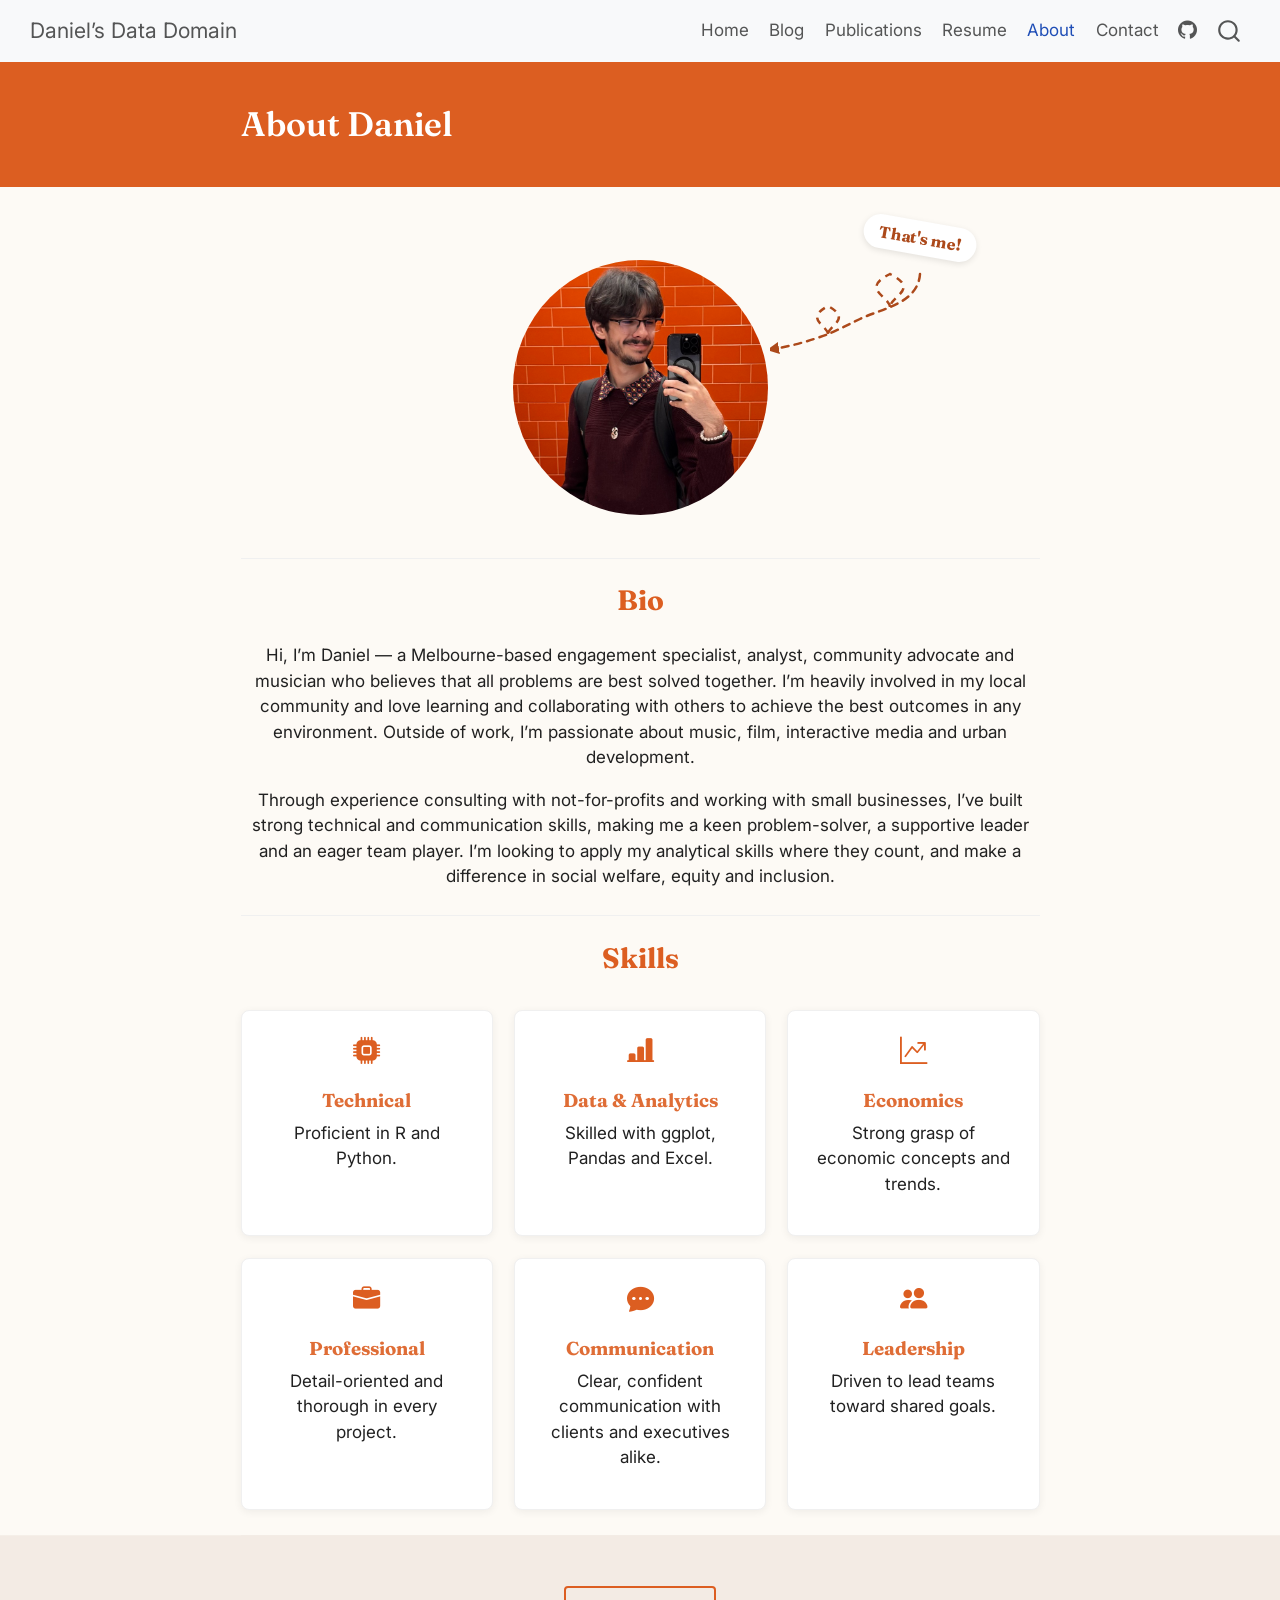
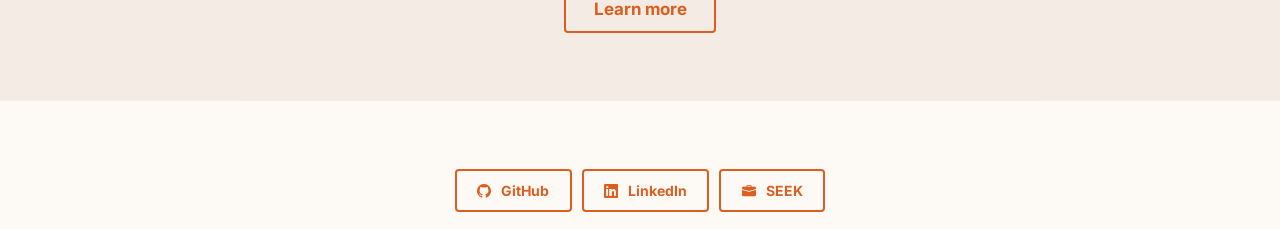
<file: about.html>
<!DOCTYPE html>
<html xmlns="http://www.w3.org/1999/xhtml" lang="en" xml:lang="en"><head>

<meta charset="utf-8">
<meta name="generator" content="quarto-1.9.38">

<meta name="viewport" content="width=device-width, initial-scale=1.0, user-scalable=yes">


<title>About – Daniel's Data Domain</title>
<style>
/* Default styles provided by pandoc.
** See https://pandoc.org/MANUAL.html#variables-for-html for config info.
*/
code{white-space: pre-wrap;}
span.smallcaps{font-variant: small-caps;}
div.columns{display: flex; gap: min(4vw, 1.5em);}
div.column{flex: auto; overflow-x: auto;}
div.hanging-indent{margin-left: 1.5em; text-indent: -1.5em;}
ul.task-list{list-style: none;}
ul.task-list li input[type="checkbox"] {
  width: 0.8em;
  margin: 0 0.8em 0.2em -1em; /* quarto-specific, see https://github.com/quarto-dev/quarto-cli/issues/4556 */ 
  vertical-align: middle;
}
</style>


<script src="site_libs/quarto-nav/quarto-nav.js"></script>
<script src="site_libs/quarto-nav/headroom.min.js"></script>
<script src="site_libs/clipboard/clipboard.min.js"></script>
<script src="site_libs/quarto-search/autocomplete.umd.js"></script>
<script src="site_libs/quarto-search/fuse.min.js"></script>
<script src="site_libs/quarto-search/quarto-search.js"></script>
<meta name="quarto:offset" content="./">
<link href="./images/fav.png" rel="icon" type="image/png">
<script src="site_libs/quarto-html/quarto.js" type="module"></script>
<script src="site_libs/quarto-html/tabsets/tabsets.js" type="module"></script>
<script src="site_libs/quarto-html/popper.min.js"></script>
<script src="site_libs/quarto-html/tippy.umd.min.js"></script>
<link href="site_libs/quarto-html/tippy.css" rel="stylesheet">
<link href="site_libs/quarto-html/quarto-syntax-highlighting-15634bcf2e68342d4ad2dfa704d543f6.css" rel="stylesheet" id="quarto-text-highlighting-styles">
<script src="site_libs/bootstrap/bootstrap.min.js"></script>
<link href="site_libs/bootstrap/bootstrap-icons.css" rel="stylesheet">
<link href="site_libs/bootstrap/bootstrap-158031087360bce0ff56dc785ce39e06.min.css" rel="stylesheet" append-hash="true" id="quarto-bootstrap" data-mode="light">
<script id="quarto-search-options" type="application/json">{
  "location": "navbar",
  "copy-button": false,
  "collapse-after": 3,
  "panel-placement": "end",
  "type": "overlay",
  "limit": 50,
  "keyboard-shortcut": [
    "f",
    "/",
    "s"
  ],
  "show-item-context": false,
  "language": {
    "search-no-results-text": "No results",
    "search-matching-documents-text": "matching documents",
    "search-copy-link-title": "Copy link to search",
    "search-hide-matches-text": "Hide additional matches",
    "search-more-match-text": "more match in this document",
    "search-more-matches-text": "more matches in this document",
    "search-clear-button-title": "Clear",
    "search-text-placeholder": "",
    "search-detached-cancel-button-title": "Cancel",
    "search-submit-button-title": "Submit",
    "search-label": "Search"
  }
}</script>


<link rel="stylesheet" href="styles.css">
</head>

<body class="nav-fixed fullcontent quarto-light">

<div id="quarto-search-results"></div>
  <header id="quarto-header" class="headroom fixed-top quarto-banner">
    <nav class="navbar navbar-expand-lg " data-bs-theme="dark">
      <div class="navbar-container container-fluid">
      <div class="navbar-brand-container mx-auto">
    <a class="navbar-brand" href="./index.html">
    <span class="navbar-title">Daniel’s Data Domain</span>
    </a>
  </div>
            <div id="quarto-search" class="" title="Search"></div>
          <button class="navbar-toggler" type="button" data-bs-toggle="collapse" data-bs-target="#navbarCollapse" aria-controls="navbarCollapse" role="menu" aria-expanded="false" aria-label="Toggle navigation" onclick="if (window.quartoToggleHeadroom) { window.quartoToggleHeadroom(); }">
  <span class="navbar-toggler-icon"></span>
</button>
          <div class="collapse navbar-collapse" id="navbarCollapse">
            <ul class="navbar-nav navbar-nav-scroll ms-auto">
  <li class="nav-item">
    <a class="nav-link" href="./index.html"> 
<span class="menu-text">Home</span></a>
  </li>  
  <li class="nav-item">
    <a class="nav-link" href="./blog.html"> 
<span class="menu-text">Blog</span></a>
  </li>  
  <li class="nav-item">
    <a class="nav-link" href="./publications.html"> 
<span class="menu-text">Publications</span></a>
  </li>  
  <li class="nav-item">
    <a class="nav-link" href="./resume.html"> 
<span class="menu-text">Resume</span></a>
  </li>  
  <li class="nav-item">
    <a class="nav-link active" href="./about.html" aria-current="page"> 
<span class="menu-text">About</span></a>
  </li>  
  <li class="nav-item">
    <a class="nav-link" href="./contact.html"> 
<span class="menu-text">Contact</span></a>
  </li>  
  <li class="nav-item compact">
    <a class="nav-link" href="https://github.com/Pian0Dan"> <i class="bi bi-github" role="img">
</i> 
<span class="menu-text"></span></a>
  </li>  
</ul>
          </div> <!-- /navcollapse -->
            <div class="quarto-navbar-tools">
</div>
      </div> <!-- /container-fluid -->
    </nav>
</header>
<!-- content -->
<header id="title-block-header" class="quarto-title-block default page-columns page-full">
  <div class="quarto-title-banner page-columns page-full">
    <div class="quarto-title column-body">
      <h1 class="title">About Daniel</h1>
                      </div>
  </div>
  <div class="quarto-title-meta">
    </div>
  </header><div id="quarto-content" class="quarto-container page-columns page-rows-contents page-layout-article page-navbar">
<!-- sidebar -->
<!-- margin-sidebar -->
    
<!-- main -->
<div class="quarto-about-jolla">
  <img src="images/profile.jpeg" class="about-image
  round " style="height: 15em; width: 15em;">
 <main class="content quarto-banner-title-block" id="quarto-document-content">
<div class="photo-callout">
  <span class="photo-callout-text">That's me!</span>
  <svg class="photo-callout-arrow" width="300" height="120" viewbox="0 -20 300 120" fill="none" xmlns="http://www.w3.org/2000/svg">
    <defs>
      <marker id="calloutArrowhead" markerwidth="12" markerheight="12" refx="6" refy="6" orient="auto-start-reverse" markerunits="userSpaceOnUse">
        <path d="M0,0 L12,6 L0,12 Z" style="fill: var(--accent-dark);"></path>
      </marker>
    </defs>
    <path d="M150,0
             C148,30 110,35 90,45
             C65,57 60,60 50,63
             C30,70 15,73 3,75" style="stroke: var(--accent-dark); fill: none;" stroke-width="2.5" stroke-linecap="round" stroke-dasharray="7 6" marker-end="url(#calloutArrowhead)"></path>
    <path d="M120,33
             C119,22 90,15 120,0
             C150,15 121,22 120,33
             Z" style="stroke: var(--accent-dark); fill: none;" stroke-width="2.5" stroke-dasharray="7 6"></path>
    <path d="M58,60
             C57,51 34,45 58,32
             C82,45 59,51 58,60
             Z" style="stroke: var(--accent-dark); fill: none;" stroke-width="2.5" stroke-dasharray="7 6"></path>
  </svg>
</div>
<section id="bio" class="level2">
<h2 data-anchor-id="bio">Bio</h2>
<p>Hi, I’m Daniel — a Melbourne-based engagement specialist, analyst, community advocate and musician who believes that all problems are best solved together. I’m heavily involved in my local community and love learning and collaborating with others to achieve the best outcomes in any environment. Outside of work, I’m passionate about music, film, interactive media and urban development.</p>
<p>Through experience consulting with not-for-profits and working with small businesses, I’ve built strong technical and communication skills, making me a keen problem-solver, a supportive leader and an eager team player. I’m looking to apply my analytical skills where they count, and make a difference in social welfare, equity and inclusion.</p>
</section>
<section id="skills" class="level2">
<h2 data-anchor-id="skills">Skills</h2>
<div class="skills-grid">
<div class="skill-card">
<p><i class="bi bi-cpu-fill skill-icon"></i></p>
<section id="technical" class="level3">
<h3 data-anchor-id="technical">Technical</h3>
<p>Proficient in R and Python.</p>
</section>
</div>
<div class="skill-card">
<p><i class="bi bi-bar-chart-line-fill skill-icon"></i></p>
<section id="data-analytics" class="level3">
<h3 data-anchor-id="data-analytics">Data &amp; Analytics</h3>
<p>Skilled with ggplot, Pandas and Excel.</p>
</section>
</div>
<div class="skill-card">
<p><i class="bi bi-graph-up-arrow skill-icon"></i></p>
<section id="economics" class="level3">
<h3 data-anchor-id="economics">Economics</h3>
<p>Strong grasp of economic concepts and trends.</p>
</section>
</div>
<div class="skill-card">
<p><i class="bi bi-briefcase-fill skill-icon"></i></p>
<section id="professional" class="level3">
<h3 data-anchor-id="professional">Professional</h3>
<p>Detail-oriented and thorough in every project.</p>
</section>
</div>
<div class="skill-card">
<p><i class="bi bi-chat-dots-fill skill-icon"></i></p>
<section id="communication" class="level3">
<h3 data-anchor-id="communication">Communication</h3>
<p>Clear, confident communication with clients and executives alike.</p>
</section>
</div>
<div class="skill-card">
<p><i class="bi bi-people-fill skill-icon"></i></p>
<section id="leadership" class="level3">
<h3 data-anchor-id="leadership">Leadership</h3>
<p>Driven to lead teams toward shared goals.</p>
</section>
</div>
</div>
<div class="contact-section">
<p><a href="./contact.html" class="btn-cta-outline">Learn more</a></p>
</div>


</section>
</main>  
</div>
 <!-- /main -->
<script id="quarto-html-after-body" type="application/javascript">
  window.document.addEventListener("DOMContentLoaded", function (event) {
    const isCodeAnnotation = (el) => {
      for (const clz of el.classList) {
        if (clz.startsWith('code-annotation-')) {                     
          return true;
        }
      }
      return false;
    }
    const onCopySuccess = function(e) {
      // button target
      const button = e.trigger;
      // don't keep focus
      button.blur();
      // flash "checked"
      button.classList.add('code-copy-button-checked');
      var currentTitle = button.getAttribute("title");
      button.setAttribute("title", "Copied!");
      let tooltip;
      if (window.bootstrap) {
        button.setAttribute("data-bs-toggle", "tooltip");
        button.setAttribute("data-bs-placement", "left");
        button.setAttribute("data-bs-title", "Copied!");
        tooltip = new bootstrap.Tooltip(button, 
          { trigger: "manual", 
            customClass: "code-copy-button-tooltip",
            offset: [0, -8]});
        tooltip.show();    
      }
      setTimeout(function() {
        if (tooltip) {
          tooltip.hide();
          button.removeAttribute("data-bs-title");
          button.removeAttribute("data-bs-toggle");
          button.removeAttribute("data-bs-placement");
        }
        button.setAttribute("title", currentTitle);
        button.classList.remove('code-copy-button-checked');
      }, 1000);
      // clear code selection
      e.clearSelection();
    }
    const getTextToCopy = function(trigger) {
      const outerScaffold = trigger.parentElement.cloneNode(true);
      const codeEl = outerScaffold.querySelector('code');
      for (const childEl of codeEl.children) {
        if (isCodeAnnotation(childEl)) {
          childEl.remove();
        }
      }
      return codeEl.innerText;
    }
    const clipboard = new window.ClipboardJS('.code-copy-button:not([data-in-quarto-modal])', {
      text: getTextToCopy
    });
    clipboard.on('success', onCopySuccess);
    if (window.document.getElementById('quarto-embedded-source-code-modal')) {
      const clipboardModal = new window.ClipboardJS('.code-copy-button[data-in-quarto-modal]', {
        text: getTextToCopy,
        container: window.document.getElementById('quarto-embedded-source-code-modal')
      });
      clipboardModal.on('success', onCopySuccess);
    }
      var localhostRegex = new RegExp(/^(?:http|https):\/\/localhost\:?[0-9]*\//);
      var mailtoRegex = new RegExp(/^mailto:/);
        var filterRegex = new RegExp("https:\/\/www\.danielloza\.com\.au");
      var isInternal = (href) => {
          return filterRegex.test(href) || localhostRegex.test(href) || mailtoRegex.test(href);
      }
      // Inspect non-navigation links and adorn them if external
     var links = window.document.querySelectorAll('a[href]:not(.nav-link):not(.navbar-brand):not(.toc-action):not(.sidebar-link):not(.sidebar-item-toggle):not(.pagination-link):not(.no-external):not([aria-hidden]):not(.dropdown-item):not(.quarto-navigation-tool):not(.about-link)');
      for (var i=0; i<links.length; i++) {
        const link = links[i];
        if (!isInternal(link.href)) {
          // undo the damage that might have been done by quarto-nav.js in the case of
          // links that we want to consider external
          if (link.dataset.originalHref !== undefined) {
            link.href = link.dataset.originalHref;
          }
        }
      }
    function tippyHover(el, contentFn, onTriggerFn, onUntriggerFn) {
      const config = {
        allowHTML: true,
        maxWidth: 500,
        delay: 100,
        arrow: false,
        appendTo: function(el) {
            return el.parentElement;
        },
        interactive: true,
        interactiveBorder: 10,
        theme: 'quarto',
        placement: 'bottom-start',
      };
      if (contentFn) {
        config.content = contentFn;
      }
      if (onTriggerFn) {
        config.onTrigger = onTriggerFn;
      }
      if (onUntriggerFn) {
        config.onUntrigger = onUntriggerFn;
      }
      window.tippy(el, config); 
    }
    const noterefs = window.document.querySelectorAll('a[role="doc-noteref"]');
    for (var i=0; i<noterefs.length; i++) {
      const ref = noterefs[i];
      tippyHover(ref, function() {
        // use id or data attribute instead here
        let href = ref.getAttribute('data-footnote-href') || ref.getAttribute('href');
        try { href = new URL(href).hash; } catch {}
        const id = href.replace(/^#\/?/, "");
        const note = window.document.getElementById(id);
        if (note) {
          return note.innerHTML;
        } else {
          return "";
        }
      });
    }
    const xrefs = window.document.querySelectorAll('a.quarto-xref');
    const processXRef = (id, note) => {
      // Strip column container classes
      const stripColumnClz = (el) => {
        el.classList.remove("page-full", "page-columns");
        if (el.children) {
          for (const child of el.children) {
            stripColumnClz(child);
          }
        }
      }
      stripColumnClz(note)
      if (id === null || id.startsWith('sec-')) {
        // Special case sections, only their first couple elements
        const container = document.createElement("div");
        if (note.children && note.children.length > 2) {
          container.appendChild(note.children[0].cloneNode(true));
          for (let i = 1; i < note.children.length; i++) {
            const child = note.children[i];
            if (child.tagName === "P" && child.innerText === "") {
              continue;
            } else {
              container.appendChild(child.cloneNode(true));
              break;
            }
          }
          if (window.Quarto?.typesetMath) {
            window.Quarto.typesetMath(container);
          }
          return container.innerHTML
        } else {
          if (window.Quarto?.typesetMath) {
            window.Quarto.typesetMath(note);
          }
          return note.innerHTML;
        }
      } else {
        // Remove any anchor links if they are present
        const anchorLink = note.querySelector('a.anchorjs-link');
        if (anchorLink) {
          anchorLink.remove();
        }
        if (window.Quarto?.typesetMath) {
          window.Quarto.typesetMath(note);
        }
        if (note.classList.contains("callout")) {
          return note.outerHTML;
        } else {
          return note.innerHTML;
        }
      }
    }
    for (var i=0; i<xrefs.length; i++) {
      const xref = xrefs[i];
      tippyHover(xref, undefined, function(instance) {
        instance.disable();
        let url = xref.getAttribute('href');
        let hash = undefined; 
        if (url.startsWith('#')) {
          hash = url;
        } else {
          try { hash = new URL(url).hash; } catch {}
        }
        if (hash) {
          const id = hash.replace(/^#\/?/, "");
          const note = window.document.getElementById(id);
          if (note !== null) {
            try {
              const html = processXRef(id, note.cloneNode(true));
              instance.setContent(html);
            } finally {
              instance.enable();
              instance.show();
            }
          } else {
            // See if we can fetch this
            fetch(url.split('#')[0])
            .then(res => res.text())
            .then(html => {
              const parser = new DOMParser();
              const htmlDoc = parser.parseFromString(html, "text/html");
              const note = htmlDoc.getElementById(id);
              if (note !== null) {
                const html = processXRef(id, note);
                instance.setContent(html);
              } 
            }).finally(() => {
              instance.enable();
              instance.show();
            });
          }
        } else {
          // See if we can fetch a full url (with no hash to target)
          // This is a special case and we should probably do some content thinning / targeting
          fetch(url)
          .then(res => res.text())
          .then(html => {
            const parser = new DOMParser();
            const htmlDoc = parser.parseFromString(html, "text/html");
            const note = htmlDoc.querySelector('main.content');
            if (note !== null) {
              // This should only happen for chapter cross references
              // (since there is no id in the URL)
              // remove the first header
              if (note.children.length > 0 && note.children[0].tagName === "HEADER") {
                note.children[0].remove();
              }
              const html = processXRef(null, note);
              instance.setContent(html);
            } 
          }).finally(() => {
            instance.enable();
            instance.show();
          });
        }
      }, function(instance) {
      });
    }
        let selectedAnnoteEl;
        const selectorForAnnotation = ( cell, annotation) => {
          let cellAttr = 'data-code-cell="' + cell + '"';
          let lineAttr = 'data-code-annotation="' +  annotation + '"';
          const selector = 'span[' + cellAttr + '][' + lineAttr + ']';
          return selector;
        }
        const selectCodeLines = (annoteEl) => {
          const doc = window.document;
          const targetCell = annoteEl.getAttribute("data-target-cell");
          const targetAnnotation = annoteEl.getAttribute("data-target-annotation");
          const annoteSpan = window.document.querySelector(selectorForAnnotation(targetCell, targetAnnotation));
          const lines = annoteSpan.getAttribute("data-code-lines").split(",");
          const lineIds = lines.map((line) => {
            return targetCell + "-" + line;
          })
          let top = null;
          let height = null;
          let parent = null;
          if (lineIds.length > 0) {
              //compute the position of the single el (top and bottom and make a div)
              const el = window.document.getElementById(lineIds[0]);
              top = el.offsetTop;
              height = el.offsetHeight;
              parent = el.parentElement.parentElement;
            if (lineIds.length > 1) {
              const lastEl = window.document.getElementById(lineIds[lineIds.length - 1]);
              const bottom = lastEl.offsetTop + lastEl.offsetHeight;
              height = bottom - top;
            }
            if (top !== null && height !== null && parent !== null) {
              // cook up a div (if necessary) and position it 
              let div = window.document.getElementById("code-annotation-line-highlight");
              if (div === null) {
                div = window.document.createElement("div");
                div.setAttribute("id", "code-annotation-line-highlight");
                div.style.position = 'absolute';
                parent.appendChild(div);
              }
              div.style.top = top - 2 + "px";
              div.style.height = height + 4 + "px";
              div.style.left = 0;
              let gutterDiv = window.document.getElementById("code-annotation-line-highlight-gutter");
              if (gutterDiv === null) {
                gutterDiv = window.document.createElement("div");
                gutterDiv.setAttribute("id", "code-annotation-line-highlight-gutter");
                gutterDiv.style.position = 'absolute';
                const codeCell = window.document.getElementById(targetCell);
                const gutter = codeCell.querySelector('.code-annotation-gutter');
                gutter.appendChild(gutterDiv);
              }
              gutterDiv.style.top = top - 2 + "px";
              gutterDiv.style.height = height + 4 + "px";
            }
            selectedAnnoteEl = annoteEl;
          }
        };
        const unselectCodeLines = () => {
          const elementsIds = ["code-annotation-line-highlight", "code-annotation-line-highlight-gutter"];
          elementsIds.forEach((elId) => {
            const div = window.document.getElementById(elId);
            if (div) {
              div.remove();
            }
          });
          selectedAnnoteEl = undefined;
        };
          // Handle positioning of the toggle
      window.addEventListener(
        "resize",
        throttle(() => {
          elRect = undefined;
          if (selectedAnnoteEl) {
            selectCodeLines(selectedAnnoteEl);
          }
        }, 10)
      );
      function throttle(fn, ms) {
      let throttle = false;
      let timer;
        return (...args) => {
          if(!throttle) { // first call gets through
              fn.apply(this, args);
              throttle = true;
          } else { // all the others get throttled
              if(timer) clearTimeout(timer); // cancel #2
              timer = setTimeout(() => {
                fn.apply(this, args);
                timer = throttle = false;
              }, ms);
          }
        };
      }
        // Attach click handler to the DT
        const annoteDls = window.document.querySelectorAll('dt[data-target-cell]');
        for (const annoteDlNode of annoteDls) {
          annoteDlNode.addEventListener('click', (event) => {
            const clickedEl = event.target;
            if (clickedEl !== selectedAnnoteEl) {
              unselectCodeLines();
              const activeEl = window.document.querySelector('dt[data-target-cell].code-annotation-active');
              if (activeEl) {
                activeEl.classList.remove('code-annotation-active');
              }
              selectCodeLines(clickedEl);
              clickedEl.classList.add('code-annotation-active');
            } else {
              // Unselect the line
              unselectCodeLines();
              clickedEl.classList.remove('code-annotation-active');
            }
          });
        }
    const findCites = (el) => {
      const parentEl = el.parentElement;
      if (parentEl) {
        const cites = parentEl.dataset.cites;
        if (cites) {
          return {
            el,
            cites: cites.split(' ')
          };
        } else {
          return findCites(el.parentElement)
        }
      } else {
        return undefined;
      }
    };
    var bibliorefs = window.document.querySelectorAll('a[role="doc-biblioref"]');
    for (var i=0; i<bibliorefs.length; i++) {
      const ref = bibliorefs[i];
      const citeInfo = findCites(ref);
      if (citeInfo) {
        tippyHover(citeInfo.el, function() {
          var popup = window.document.createElement('div');
          citeInfo.cites.forEach(function(cite) {
            var citeDiv = window.document.createElement('div');
            citeDiv.classList.add('hanging-indent');
            citeDiv.classList.add('csl-entry');
            var biblioDiv = window.document.getElementById('ref-' + cite);
            if (biblioDiv) {
              citeDiv.innerHTML = biblioDiv.innerHTML;
            }
            popup.appendChild(citeDiv);
          });
          return popup.innerHTML;
        });
      }
    }
  });
  </script>
</div> <!-- /content -->
<footer class="footer">
  <div class="nav-footer">
    <div class="nav-footer-left">
      &nbsp;
    </div>   
    <div class="nav-footer-center">
      <ul class="footer-items list-unstyled">
    <li class="nav-item">
    <a class="nav-link" href="https://github.com/Pian0Dan">
<p><i class="bi bi-github"></i> GitHub</p>
</a>
  </li>  
    <li class="nav-item">
    <a class="nav-link" href="https://www.linkedin.com/in/sing-us-a-song/">
<p><i class="bi bi-linkedin"></i> LinkedIn</p>
</a>
  </li>  
    <li class="nav-item">
    <a class="nav-link" href="https://au.seek.com/profiles/daniel-loza-s3vzyw8gfr">
<p><i class="bi bi-briefcase-fill"></i> SEEK</p>
</a>
  </li>  
</ul>
    </div>
    <div class="nav-footer-right">
      &nbsp;
    </div>
  </div>
</footer>




</body></html>
</file>
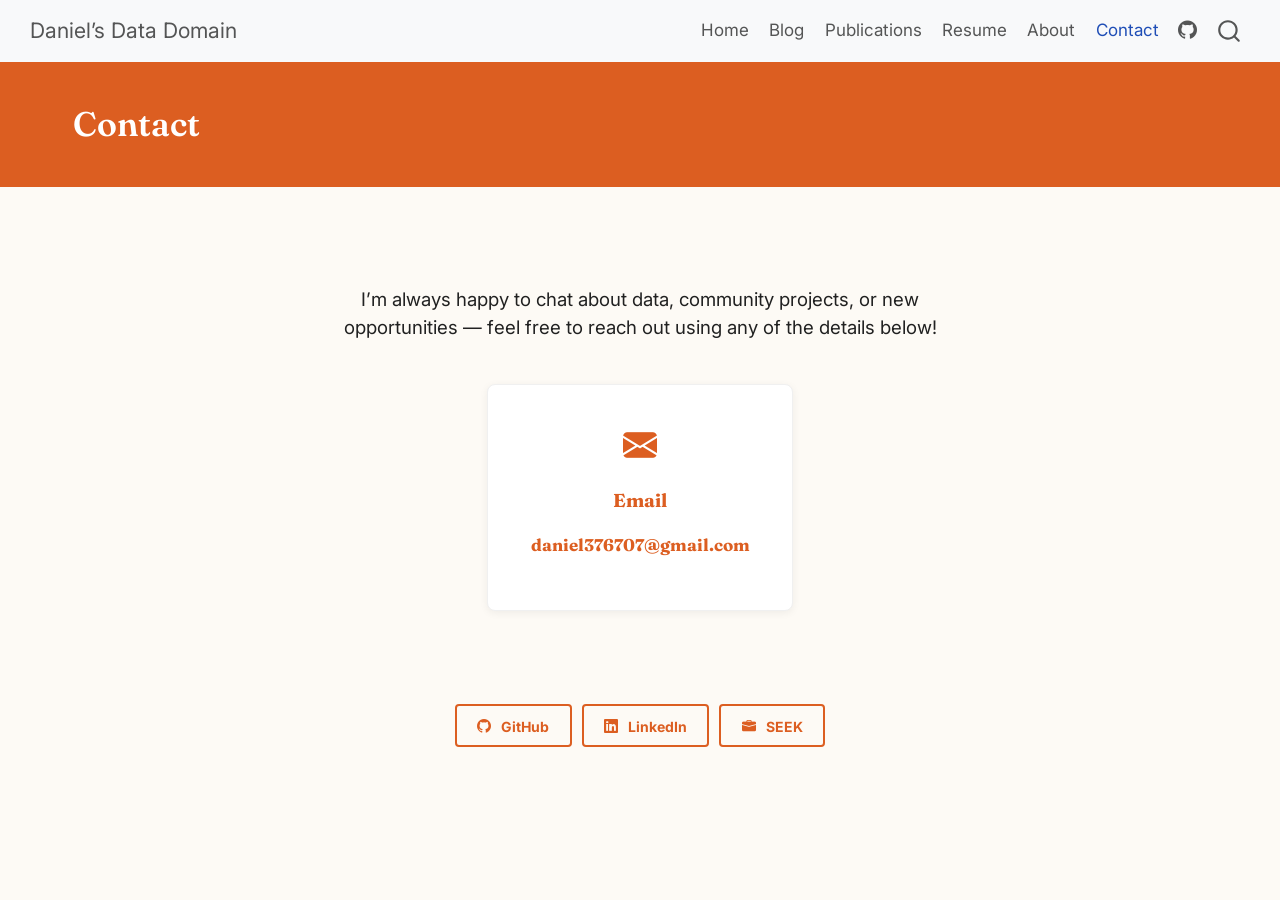
<file: contact.html>
<!DOCTYPE html>
<html xmlns="http://www.w3.org/1999/xhtml" lang="en" xml:lang="en"><head>

<meta charset="utf-8">
<meta name="generator" content="quarto-1.9.38">

<meta name="viewport" content="width=device-width, initial-scale=1.0, user-scalable=yes">


<title>Contact – Daniel’s Data Domain</title>
<style>
/* Default styles provided by pandoc.
** See https://pandoc.org/MANUAL.html#variables-for-html for config info.
*/
code{white-space: pre-wrap;}
span.smallcaps{font-variant: small-caps;}
div.columns{display: flex; gap: min(4vw, 1.5em);}
div.column{flex: auto; overflow-x: auto;}
div.hanging-indent{margin-left: 1.5em; text-indent: -1.5em;}
ul.task-list{list-style: none;}
ul.task-list li input[type="checkbox"] {
  width: 0.8em;
  margin: 0 0.8em 0.2em -1em; /* quarto-specific, see https://github.com/quarto-dev/quarto-cli/issues/4556 */ 
  vertical-align: middle;
}
</style>


<script src="site_libs/quarto-nav/quarto-nav.js"></script>
<script src="site_libs/quarto-nav/headroom.min.js"></script>
<script src="site_libs/clipboard/clipboard.min.js"></script>
<script src="site_libs/quarto-search/autocomplete.umd.js"></script>
<script src="site_libs/quarto-search/fuse.min.js"></script>
<script src="site_libs/quarto-search/quarto-search.js"></script>
<meta name="quarto:offset" content="./">
<link href="./images/fav.png" rel="icon" type="image/png">
<script src="site_libs/quarto-html/quarto.js" type="module"></script>
<script src="site_libs/quarto-html/tabsets/tabsets.js" type="module"></script>
<script src="site_libs/quarto-html/popper.min.js"></script>
<script src="site_libs/quarto-html/tippy.umd.min.js"></script>
<script src="site_libs/quarto-html/anchor.min.js"></script>
<link href="site_libs/quarto-html/tippy.css" rel="stylesheet">
<link href="site_libs/quarto-html/quarto-syntax-highlighting-15634bcf2e68342d4ad2dfa704d543f6.css" rel="stylesheet" id="quarto-text-highlighting-styles">
<script src="site_libs/bootstrap/bootstrap.min.js"></script>
<link href="site_libs/bootstrap/bootstrap-icons.css" rel="stylesheet">
<link href="site_libs/bootstrap/bootstrap-158031087360bce0ff56dc785ce39e06.min.css" rel="stylesheet" append-hash="true" id="quarto-bootstrap" data-mode="light">
<script id="quarto-search-options" type="application/json">{
  "location": "navbar",
  "copy-button": false,
  "collapse-after": 3,
  "panel-placement": "end",
  "type": "overlay",
  "limit": 50,
  "keyboard-shortcut": [
    "f",
    "/",
    "s"
  ],
  "show-item-context": false,
  "language": {
    "search-no-results-text": "No results",
    "search-matching-documents-text": "matching documents",
    "search-copy-link-title": "Copy link to search",
    "search-hide-matches-text": "Hide additional matches",
    "search-more-match-text": "more match in this document",
    "search-more-matches-text": "more matches in this document",
    "search-clear-button-title": "Clear",
    "search-text-placeholder": "",
    "search-detached-cancel-button-title": "Cancel",
    "search-submit-button-title": "Submit",
    "search-label": "Search"
  }
}</script>


<link rel="stylesheet" href="styles.css">
</head>

<body class="nav-fixed quarto-light">

<div id="quarto-search-results"></div>
  <header id="quarto-header" class="headroom fixed-top quarto-banner">
    <nav class="navbar navbar-expand-lg " data-bs-theme="dark">
      <div class="navbar-container container-fluid">
      <div class="navbar-brand-container mx-auto">
    <a class="navbar-brand" href="./index.html">
    <span class="navbar-title">Daniel’s Data Domain</span>
    </a>
  </div>
            <div id="quarto-search" class="" title="Search"></div>
          <button class="navbar-toggler" type="button" data-bs-toggle="collapse" data-bs-target="#navbarCollapse" aria-controls="navbarCollapse" role="menu" aria-expanded="false" aria-label="Toggle navigation" onclick="if (window.quartoToggleHeadroom) { window.quartoToggleHeadroom(); }">
  <span class="navbar-toggler-icon"></span>
</button>
          <div class="collapse navbar-collapse" id="navbarCollapse">
            <ul class="navbar-nav navbar-nav-scroll ms-auto">
  <li class="nav-item">
    <a class="nav-link" href="./index.html"> 
<span class="menu-text">Home</span></a>
  </li>  
  <li class="nav-item">
    <a class="nav-link" href="./blog.html"> 
<span class="menu-text">Blog</span></a>
  </li>  
  <li class="nav-item">
    <a class="nav-link" href="./publications.html"> 
<span class="menu-text">Publications</span></a>
  </li>  
  <li class="nav-item">
    <a class="nav-link" href="./resume.html"> 
<span class="menu-text">Resume</span></a>
  </li>  
  <li class="nav-item">
    <a class="nav-link" href="./about.html"> 
<span class="menu-text">About</span></a>
  </li>  
  <li class="nav-item">
    <a class="nav-link active" href="./contact.html" aria-current="page"> 
<span class="menu-text">Contact</span></a>
  </li>  
  <li class="nav-item compact">
    <a class="nav-link" href="https://github.com/Pian0Dan"> <i class="bi bi-github" role="img">
</i> 
<span class="menu-text"></span></a>
  </li>  
</ul>
          </div> <!-- /navcollapse -->
            <div class="quarto-navbar-tools">
</div>
      </div> <!-- /container-fluid -->
    </nav>
</header>
<!-- content -->
<header id="title-block-header" class="quarto-title-block default page-columns page-full">
  <div class="quarto-title-banner page-columns page-full">
    <div class="quarto-title column-page">
      <h1 class="title">Contact</h1>
                      </div>
  </div>
    
  
  <div class="quarto-title-meta column-page">

      
    
      
    </div>
    
  
  </header><div id="quarto-content" class="quarto-container page-columns page-rows-contents page-layout-full page-navbar">
<!-- sidebar -->
<!-- margin-sidebar -->
    
<!-- main -->
<main class="content quarto-banner-title-block column-page" id="quarto-document-content">





<div class="contact-intro">
<p>I’m always happy to chat about data, community projects, or new opportunities — feel free to reach out using any of the details below!</p>
</div>
<div class="contact-info-grid">
<div class="contact-card">
<p><i class="bi bi-envelope-fill"></i></p>
<p><strong>Email</strong></p>
<p><a href="mailto:daniel376707@gmail.com">daniel376707@gmail.com</a></p>
</div>
</div>



</main> <!-- /main -->
<script id="quarto-html-after-body" type="application/javascript">
  window.document.addEventListener("DOMContentLoaded", function (event) {
    const icon = "";
    const anchorJS = new window.AnchorJS();
    anchorJS.options = {
      placement: 'right',
      icon: icon
    };
    anchorJS.add('.anchored');
    const isCodeAnnotation = (el) => {
      for (const clz of el.classList) {
        if (clz.startsWith('code-annotation-')) {                     
          return true;
        }
      }
      return false;
    }
    const onCopySuccess = function(e) {
      // button target
      const button = e.trigger;
      // don't keep focus
      button.blur();
      // flash "checked"
      button.classList.add('code-copy-button-checked');
      var currentTitle = button.getAttribute("title");
      button.setAttribute("title", "Copied!");
      let tooltip;
      if (window.bootstrap) {
        button.setAttribute("data-bs-toggle", "tooltip");
        button.setAttribute("data-bs-placement", "left");
        button.setAttribute("data-bs-title", "Copied!");
        tooltip = new bootstrap.Tooltip(button, 
          { trigger: "manual", 
            customClass: "code-copy-button-tooltip",
            offset: [0, -8]});
        tooltip.show();    
      }
      setTimeout(function() {
        if (tooltip) {
          tooltip.hide();
          button.removeAttribute("data-bs-title");
          button.removeAttribute("data-bs-toggle");
          button.removeAttribute("data-bs-placement");
        }
        button.setAttribute("title", currentTitle);
        button.classList.remove('code-copy-button-checked');
      }, 1000);
      // clear code selection
      e.clearSelection();
    }
    const getTextToCopy = function(trigger) {
      const outerScaffold = trigger.parentElement.cloneNode(true);
      const codeEl = outerScaffold.querySelector('code');
      for (const childEl of codeEl.children) {
        if (isCodeAnnotation(childEl)) {
          childEl.remove();
        }
      }
      return codeEl.innerText;
    }
    const clipboard = new window.ClipboardJS('.code-copy-button:not([data-in-quarto-modal])', {
      text: getTextToCopy
    });
    clipboard.on('success', onCopySuccess);
    if (window.document.getElementById('quarto-embedded-source-code-modal')) {
      const clipboardModal = new window.ClipboardJS('.code-copy-button[data-in-quarto-modal]', {
        text: getTextToCopy,
        container: window.document.getElementById('quarto-embedded-source-code-modal')
      });
      clipboardModal.on('success', onCopySuccess);
    }
      var localhostRegex = new RegExp(/^(?:http|https):\/\/localhost\:?[0-9]*\//);
      var mailtoRegex = new RegExp(/^mailto:/);
        var filterRegex = new RegExp("https:\/\/www\.danielloza\.com\.au");
      var isInternal = (href) => {
          return filterRegex.test(href) || localhostRegex.test(href) || mailtoRegex.test(href);
      }
      // Inspect non-navigation links and adorn them if external
     var links = window.document.querySelectorAll('a[href]:not(.nav-link):not(.navbar-brand):not(.toc-action):not(.sidebar-link):not(.sidebar-item-toggle):not(.pagination-link):not(.no-external):not([aria-hidden]):not(.dropdown-item):not(.quarto-navigation-tool):not(.about-link)');
      for (var i=0; i<links.length; i++) {
        const link = links[i];
        if (!isInternal(link.href)) {
          // undo the damage that might have been done by quarto-nav.js in the case of
          // links that we want to consider external
          if (link.dataset.originalHref !== undefined) {
            link.href = link.dataset.originalHref;
          }
        }
      }
    function tippyHover(el, contentFn, onTriggerFn, onUntriggerFn) {
      const config = {
        allowHTML: true,
        maxWidth: 500,
        delay: 100,
        arrow: false,
        appendTo: function(el) {
            return el.parentElement;
        },
        interactive: true,
        interactiveBorder: 10,
        theme: 'quarto',
        placement: 'bottom-start',
      };
      if (contentFn) {
        config.content = contentFn;
      }
      if (onTriggerFn) {
        config.onTrigger = onTriggerFn;
      }
      if (onUntriggerFn) {
        config.onUntrigger = onUntriggerFn;
      }
      window.tippy(el, config); 
    }
    const noterefs = window.document.querySelectorAll('a[role="doc-noteref"]');
    for (var i=0; i<noterefs.length; i++) {
      const ref = noterefs[i];
      tippyHover(ref, function() {
        // use id or data attribute instead here
        let href = ref.getAttribute('data-footnote-href') || ref.getAttribute('href');
        try { href = new URL(href).hash; } catch {}
        const id = href.replace(/^#\/?/, "");
        const note = window.document.getElementById(id);
        if (note) {
          return note.innerHTML;
        } else {
          return "";
        }
      });
    }
    const xrefs = window.document.querySelectorAll('a.quarto-xref');
    const processXRef = (id, note) => {
      // Strip column container classes
      const stripColumnClz = (el) => {
        el.classList.remove("page-full", "page-columns");
        if (el.children) {
          for (const child of el.children) {
            stripColumnClz(child);
          }
        }
      }
      stripColumnClz(note)
      if (id === null || id.startsWith('sec-')) {
        // Special case sections, only their first couple elements
        const container = document.createElement("div");
        if (note.children && note.children.length > 2) {
          container.appendChild(note.children[0].cloneNode(true));
          for (let i = 1; i < note.children.length; i++) {
            const child = note.children[i];
            if (child.tagName === "P" && child.innerText === "") {
              continue;
            } else {
              container.appendChild(child.cloneNode(true));
              break;
            }
          }
          if (window.Quarto?.typesetMath) {
            window.Quarto.typesetMath(container);
          }
          return container.innerHTML
        } else {
          if (window.Quarto?.typesetMath) {
            window.Quarto.typesetMath(note);
          }
          return note.innerHTML;
        }
      } else {
        // Remove any anchor links if they are present
        const anchorLink = note.querySelector('a.anchorjs-link');
        if (anchorLink) {
          anchorLink.remove();
        }
        if (window.Quarto?.typesetMath) {
          window.Quarto.typesetMath(note);
        }
        if (note.classList.contains("callout")) {
          return note.outerHTML;
        } else {
          return note.innerHTML;
        }
      }
    }
    for (var i=0; i<xrefs.length; i++) {
      const xref = xrefs[i];
      tippyHover(xref, undefined, function(instance) {
        instance.disable();
        let url = xref.getAttribute('href');
        let hash = undefined; 
        if (url.startsWith('#')) {
          hash = url;
        } else {
          try { hash = new URL(url).hash; } catch {}
        }
        if (hash) {
          const id = hash.replace(/^#\/?/, "");
          const note = window.document.getElementById(id);
          if (note !== null) {
            try {
              const html = processXRef(id, note.cloneNode(true));
              instance.setContent(html);
            } finally {
              instance.enable();
              instance.show();
            }
          } else {
            // See if we can fetch this
            fetch(url.split('#')[0])
            .then(res => res.text())
            .then(html => {
              const parser = new DOMParser();
              const htmlDoc = parser.parseFromString(html, "text/html");
              const note = htmlDoc.getElementById(id);
              if (note !== null) {
                const html = processXRef(id, note);
                instance.setContent(html);
              } 
            }).finally(() => {
              instance.enable();
              instance.show();
            });
          }
        } else {
          // See if we can fetch a full url (with no hash to target)
          // This is a special case and we should probably do some content thinning / targeting
          fetch(url)
          .then(res => res.text())
          .then(html => {
            const parser = new DOMParser();
            const htmlDoc = parser.parseFromString(html, "text/html");
            const note = htmlDoc.querySelector('main.content');
            if (note !== null) {
              // This should only happen for chapter cross references
              // (since there is no id in the URL)
              // remove the first header
              if (note.children.length > 0 && note.children[0].tagName === "HEADER") {
                note.children[0].remove();
              }
              const html = processXRef(null, note);
              instance.setContent(html);
            } 
          }).finally(() => {
            instance.enable();
            instance.show();
          });
        }
      }, function(instance) {
      });
    }
        let selectedAnnoteEl;
        const selectorForAnnotation = ( cell, annotation) => {
          let cellAttr = 'data-code-cell="' + cell + '"';
          let lineAttr = 'data-code-annotation="' +  annotation + '"';
          const selector = 'span[' + cellAttr + '][' + lineAttr + ']';
          return selector;
        }
        const selectCodeLines = (annoteEl) => {
          const doc = window.document;
          const targetCell = annoteEl.getAttribute("data-target-cell");
          const targetAnnotation = annoteEl.getAttribute("data-target-annotation");
          const annoteSpan = window.document.querySelector(selectorForAnnotation(targetCell, targetAnnotation));
          const lines = annoteSpan.getAttribute("data-code-lines").split(",");
          const lineIds = lines.map((line) => {
            return targetCell + "-" + line;
          })
          let top = null;
          let height = null;
          let parent = null;
          if (lineIds.length > 0) {
              //compute the position of the single el (top and bottom and make a div)
              const el = window.document.getElementById(lineIds[0]);
              top = el.offsetTop;
              height = el.offsetHeight;
              parent = el.parentElement.parentElement;
            if (lineIds.length > 1) {
              const lastEl = window.document.getElementById(lineIds[lineIds.length - 1]);
              const bottom = lastEl.offsetTop + lastEl.offsetHeight;
              height = bottom - top;
            }
            if (top !== null && height !== null && parent !== null) {
              // cook up a div (if necessary) and position it 
              let div = window.document.getElementById("code-annotation-line-highlight");
              if (div === null) {
                div = window.document.createElement("div");
                div.setAttribute("id", "code-annotation-line-highlight");
                div.style.position = 'absolute';
                parent.appendChild(div);
              }
              div.style.top = top - 2 + "px";
              div.style.height = height + 4 + "px";
              div.style.left = 0;
              let gutterDiv = window.document.getElementById("code-annotation-line-highlight-gutter");
              if (gutterDiv === null) {
                gutterDiv = window.document.createElement("div");
                gutterDiv.setAttribute("id", "code-annotation-line-highlight-gutter");
                gutterDiv.style.position = 'absolute';
                const codeCell = window.document.getElementById(targetCell);
                const gutter = codeCell.querySelector('.code-annotation-gutter');
                gutter.appendChild(gutterDiv);
              }
              gutterDiv.style.top = top - 2 + "px";
              gutterDiv.style.height = height + 4 + "px";
            }
            selectedAnnoteEl = annoteEl;
          }
        };
        const unselectCodeLines = () => {
          const elementsIds = ["code-annotation-line-highlight", "code-annotation-line-highlight-gutter"];
          elementsIds.forEach((elId) => {
            const div = window.document.getElementById(elId);
            if (div) {
              div.remove();
            }
          });
          selectedAnnoteEl = undefined;
        };
          // Handle positioning of the toggle
      window.addEventListener(
        "resize",
        throttle(() => {
          elRect = undefined;
          if (selectedAnnoteEl) {
            selectCodeLines(selectedAnnoteEl);
          }
        }, 10)
      );
      function throttle(fn, ms) {
      let throttle = false;
      let timer;
        return (...args) => {
          if(!throttle) { // first call gets through
              fn.apply(this, args);
              throttle = true;
          } else { // all the others get throttled
              if(timer) clearTimeout(timer); // cancel #2
              timer = setTimeout(() => {
                fn.apply(this, args);
                timer = throttle = false;
              }, ms);
          }
        };
      }
        // Attach click handler to the DT
        const annoteDls = window.document.querySelectorAll('dt[data-target-cell]');
        for (const annoteDlNode of annoteDls) {
          annoteDlNode.addEventListener('click', (event) => {
            const clickedEl = event.target;
            if (clickedEl !== selectedAnnoteEl) {
              unselectCodeLines();
              const activeEl = window.document.querySelector('dt[data-target-cell].code-annotation-active');
              if (activeEl) {
                activeEl.classList.remove('code-annotation-active');
              }
              selectCodeLines(clickedEl);
              clickedEl.classList.add('code-annotation-active');
            } else {
              // Unselect the line
              unselectCodeLines();
              clickedEl.classList.remove('code-annotation-active');
            }
          });
        }
    const findCites = (el) => {
      const parentEl = el.parentElement;
      if (parentEl) {
        const cites = parentEl.dataset.cites;
        if (cites) {
          return {
            el,
            cites: cites.split(' ')
          };
        } else {
          return findCites(el.parentElement)
        }
      } else {
        return undefined;
      }
    };
    var bibliorefs = window.document.querySelectorAll('a[role="doc-biblioref"]');
    for (var i=0; i<bibliorefs.length; i++) {
      const ref = bibliorefs[i];
      const citeInfo = findCites(ref);
      if (citeInfo) {
        tippyHover(citeInfo.el, function() {
          var popup = window.document.createElement('div');
          citeInfo.cites.forEach(function(cite) {
            var citeDiv = window.document.createElement('div');
            citeDiv.classList.add('hanging-indent');
            citeDiv.classList.add('csl-entry');
            var biblioDiv = window.document.getElementById('ref-' + cite);
            if (biblioDiv) {
              citeDiv.innerHTML = biblioDiv.innerHTML;
            }
            popup.appendChild(citeDiv);
          });
          return popup.innerHTML;
        });
      }
    }
  });
  </script>
</div> <!-- /content -->
<footer class="footer">
  <div class="nav-footer">
    <div class="nav-footer-left">
      &nbsp;
    </div>   
    <div class="nav-footer-center">
      <ul class="footer-items list-unstyled">
    <li class="nav-item">
    <a class="nav-link" href="https://github.com/Pian0Dan">
<p><i class="bi bi-github"></i> GitHub</p>
</a>
  </li>  
    <li class="nav-item">
    <a class="nav-link" href="https://www.linkedin.com/in/sing-us-a-song/">
<p><i class="bi bi-linkedin"></i> LinkedIn</p>
</a>
  </li>  
    <li class="nav-item">
    <a class="nav-link" href="https://au.seek.com/profiles/daniel-loza-s3vzyw8gfr">
<p><i class="bi bi-briefcase-fill"></i> SEEK</p>
</a>
  </li>  
</ul>
    </div>
    <div class="nav-footer-right">
      &nbsp;
    </div>
  </div>
</footer>




</body></html>
</file>
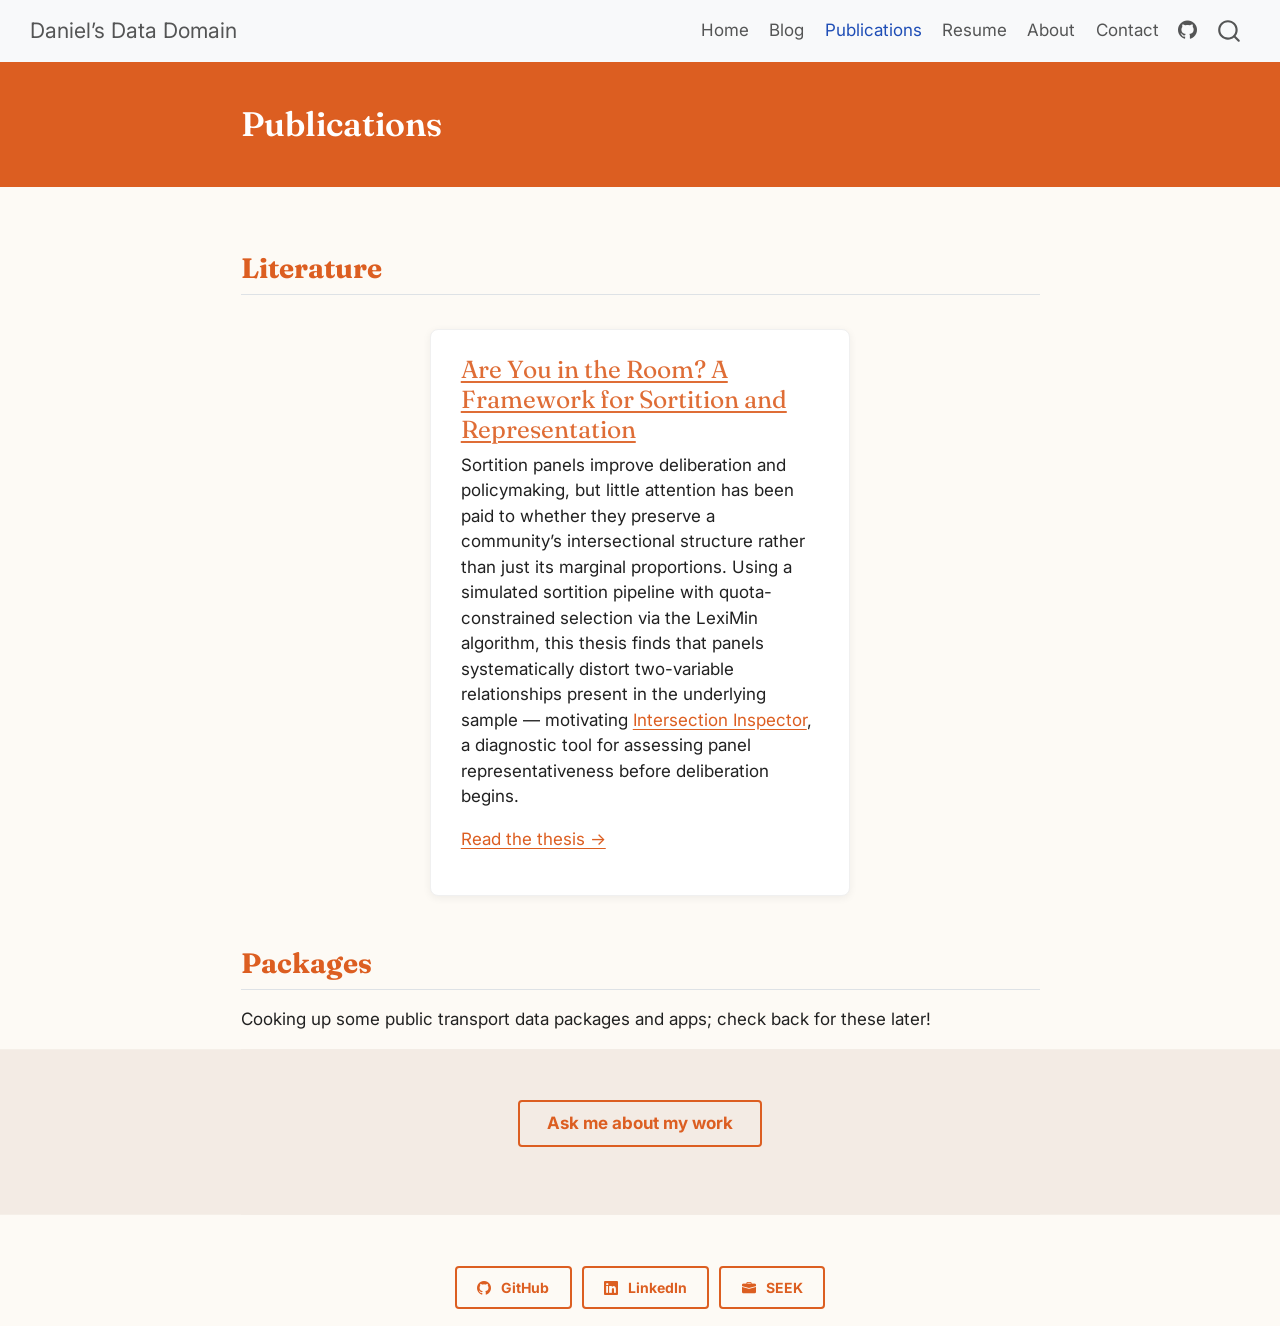
<file: publications.html>
<!DOCTYPE html>
<html xmlns="http://www.w3.org/1999/xhtml" lang="en" xml:lang="en"><head>

<meta charset="utf-8">
<meta name="generator" content="quarto-1.9.38">

<meta name="viewport" content="width=device-width, initial-scale=1.0, user-scalable=yes">


<title>Publications – Daniel’s Data Domain</title>
<style>
/* Default styles provided by pandoc.
** See https://pandoc.org/MANUAL.html#variables-for-html for config info.
*/
code{white-space: pre-wrap;}
span.smallcaps{font-variant: small-caps;}
div.columns{display: flex; gap: min(4vw, 1.5em);}
div.column{flex: auto; overflow-x: auto;}
div.hanging-indent{margin-left: 1.5em; text-indent: -1.5em;}
ul.task-list{list-style: none;}
ul.task-list li input[type="checkbox"] {
  width: 0.8em;
  margin: 0 0.8em 0.2em -1em; /* quarto-specific, see https://github.com/quarto-dev/quarto-cli/issues/4556 */ 
  vertical-align: middle;
}
</style>


<script src="site_libs/quarto-nav/quarto-nav.js"></script>
<script src="site_libs/quarto-nav/headroom.min.js"></script>
<script src="site_libs/clipboard/clipboard.min.js"></script>
<script src="site_libs/quarto-search/autocomplete.umd.js"></script>
<script src="site_libs/quarto-search/fuse.min.js"></script>
<script src="site_libs/quarto-search/quarto-search.js"></script>
<meta name="quarto:offset" content="./">
<link href="./images/fav.png" rel="icon" type="image/png">
<script src="site_libs/quarto-html/quarto.js" type="module"></script>
<script src="site_libs/quarto-html/tabsets/tabsets.js" type="module"></script>
<script src="site_libs/quarto-html/popper.min.js"></script>
<script src="site_libs/quarto-html/tippy.umd.min.js"></script>
<script src="site_libs/quarto-html/anchor.min.js"></script>
<link href="site_libs/quarto-html/tippy.css" rel="stylesheet">
<link href="site_libs/quarto-html/quarto-syntax-highlighting-15634bcf2e68342d4ad2dfa704d543f6.css" rel="stylesheet" id="quarto-text-highlighting-styles">
<script src="site_libs/bootstrap/bootstrap.min.js"></script>
<link href="site_libs/bootstrap/bootstrap-icons.css" rel="stylesheet">
<link href="site_libs/bootstrap/bootstrap-158031087360bce0ff56dc785ce39e06.min.css" rel="stylesheet" append-hash="true" id="quarto-bootstrap" data-mode="light">
<script id="quarto-search-options" type="application/json">{
  "location": "navbar",
  "copy-button": false,
  "collapse-after": 3,
  "panel-placement": "end",
  "type": "overlay",
  "limit": 50,
  "keyboard-shortcut": [
    "f",
    "/",
    "s"
  ],
  "show-item-context": false,
  "language": {
    "search-no-results-text": "No results",
    "search-matching-documents-text": "matching documents",
    "search-copy-link-title": "Copy link to search",
    "search-hide-matches-text": "Hide additional matches",
    "search-more-match-text": "more match in this document",
    "search-more-matches-text": "more matches in this document",
    "search-clear-button-title": "Clear",
    "search-text-placeholder": "",
    "search-detached-cancel-button-title": "Cancel",
    "search-submit-button-title": "Submit",
    "search-label": "Search"
  }
}</script>


<link rel="stylesheet" href="styles.css">
</head>

<body class="nav-fixed fullcontent quarto-light">

<div id="quarto-search-results"></div>
  <header id="quarto-header" class="headroom fixed-top quarto-banner">
    <nav class="navbar navbar-expand-lg " data-bs-theme="dark">
      <div class="navbar-container container-fluid">
      <div class="navbar-brand-container mx-auto">
    <a class="navbar-brand" href="./index.html">
    <span class="navbar-title">Daniel’s Data Domain</span>
    </a>
  </div>
            <div id="quarto-search" class="" title="Search"></div>
          <button class="navbar-toggler" type="button" data-bs-toggle="collapse" data-bs-target="#navbarCollapse" aria-controls="navbarCollapse" role="menu" aria-expanded="false" aria-label="Toggle navigation" onclick="if (window.quartoToggleHeadroom) { window.quartoToggleHeadroom(); }">
  <span class="navbar-toggler-icon"></span>
</button>
          <div class="collapse navbar-collapse" id="navbarCollapse">
            <ul class="navbar-nav navbar-nav-scroll ms-auto">
  <li class="nav-item">
    <a class="nav-link" href="./index.html"> 
<span class="menu-text">Home</span></a>
  </li>  
  <li class="nav-item">
    <a class="nav-link" href="./blog.html"> 
<span class="menu-text">Blog</span></a>
  </li>  
  <li class="nav-item">
    <a class="nav-link active" href="./publications.html" aria-current="page"> 
<span class="menu-text">Publications</span></a>
  </li>  
  <li class="nav-item">
    <a class="nav-link" href="./resume.html"> 
<span class="menu-text">Resume</span></a>
  </li>  
  <li class="nav-item">
    <a class="nav-link" href="./about.html"> 
<span class="menu-text">About</span></a>
  </li>  
  <li class="nav-item">
    <a class="nav-link" href="./contact.html"> 
<span class="menu-text">Contact</span></a>
  </li>  
  <li class="nav-item compact">
    <a class="nav-link" href="https://github.com/Pian0Dan"> <i class="bi bi-github" role="img">
</i> 
<span class="menu-text"></span></a>
  </li>  
</ul>
          </div> <!-- /navcollapse -->
            <div class="quarto-navbar-tools">
</div>
      </div> <!-- /container-fluid -->
    </nav>
</header>
<!-- content -->
<header id="title-block-header" class="quarto-title-block default page-columns page-full">
  <div class="quarto-title-banner page-columns page-full">
    <div class="quarto-title column-body">
      <h1 class="title">Publications</h1>
                      </div>
  </div>
    
  
  <div class="quarto-title-meta">

      
    
      
    </div>
    
  
  </header><div id="quarto-content" class="quarto-container page-columns page-rows-contents page-layout-article page-navbar">
<!-- sidebar -->
<!-- margin-sidebar -->
    
<!-- main -->
<main class="content quarto-banner-title-block" id="quarto-document-content">





<section id="literature" class="level2">
<h2 class="anchored" data-anchor-id="literature">Literature</h2>
<div class="work-samples">
<section id="are-you-in-the-room-a-framework-for-sortition-and-representation" class="level3 work-card">
<h3 class="anchored" data-anchor-id="are-you-in-the-room-a-framework-for-sortition-and-representation"><a href="https://pian0dan.github.io/Honours/">Are You in the Room? A Framework for Sortition and Representation</a></h3>
<p>Sortition panels improve deliberation and policymaking, but little attention has been paid to whether they preserve a community’s intersectional structure rather than just its marginal proportions. Using a simulated sortition pipeline with quota-constrained selection via the LexiMin algorithm, this thesis finds that panels systematically distort two-variable relationships present in the underlying sample — motivating <a href="https://ebsmonash.shinyapps.io/intersection_inspector/">Intersection Inspector</a>, a diagnostic tool for assessing panel representativeness before deliberation begins.</p>
<p><a href="https://pian0dan.github.io/Honours/">Read the thesis →</a></p>
</section>
</div>
</section>
<section id="packages" class="level2">
<h2 class="anchored" data-anchor-id="packages">Packages</h2>
<p>Cooking up some public transport data packages and apps; check back for these later!</p>
<div class="contact-section">
<p><a href="./contact.html" class="btn-cta-outline">Ask me about my work</a></p>
</div>


</section>

</main> <!-- /main -->
<script id="quarto-html-after-body" type="application/javascript">
  window.document.addEventListener("DOMContentLoaded", function (event) {
    const icon = "";
    const anchorJS = new window.AnchorJS();
    anchorJS.options = {
      placement: 'right',
      icon: icon
    };
    anchorJS.add('.anchored');
    const isCodeAnnotation = (el) => {
      for (const clz of el.classList) {
        if (clz.startsWith('code-annotation-')) {                     
          return true;
        }
      }
      return false;
    }
    const onCopySuccess = function(e) {
      // button target
      const button = e.trigger;
      // don't keep focus
      button.blur();
      // flash "checked"
      button.classList.add('code-copy-button-checked');
      var currentTitle = button.getAttribute("title");
      button.setAttribute("title", "Copied!");
      let tooltip;
      if (window.bootstrap) {
        button.setAttribute("data-bs-toggle", "tooltip");
        button.setAttribute("data-bs-placement", "left");
        button.setAttribute("data-bs-title", "Copied!");
        tooltip = new bootstrap.Tooltip(button, 
          { trigger: "manual", 
            customClass: "code-copy-button-tooltip",
            offset: [0, -8]});
        tooltip.show();    
      }
      setTimeout(function() {
        if (tooltip) {
          tooltip.hide();
          button.removeAttribute("data-bs-title");
          button.removeAttribute("data-bs-toggle");
          button.removeAttribute("data-bs-placement");
        }
        button.setAttribute("title", currentTitle);
        button.classList.remove('code-copy-button-checked');
      }, 1000);
      // clear code selection
      e.clearSelection();
    }
    const getTextToCopy = function(trigger) {
      const outerScaffold = trigger.parentElement.cloneNode(true);
      const codeEl = outerScaffold.querySelector('code');
      for (const childEl of codeEl.children) {
        if (isCodeAnnotation(childEl)) {
          childEl.remove();
        }
      }
      return codeEl.innerText;
    }
    const clipboard = new window.ClipboardJS('.code-copy-button:not([data-in-quarto-modal])', {
      text: getTextToCopy
    });
    clipboard.on('success', onCopySuccess);
    if (window.document.getElementById('quarto-embedded-source-code-modal')) {
      const clipboardModal = new window.ClipboardJS('.code-copy-button[data-in-quarto-modal]', {
        text: getTextToCopy,
        container: window.document.getElementById('quarto-embedded-source-code-modal')
      });
      clipboardModal.on('success', onCopySuccess);
    }
      var localhostRegex = new RegExp(/^(?:http|https):\/\/localhost\:?[0-9]*\//);
      var mailtoRegex = new RegExp(/^mailto:/);
        var filterRegex = new RegExp("https:\/\/www\.danielloza\.com\.au");
      var isInternal = (href) => {
          return filterRegex.test(href) || localhostRegex.test(href) || mailtoRegex.test(href);
      }
      // Inspect non-navigation links and adorn them if external
     var links = window.document.querySelectorAll('a[href]:not(.nav-link):not(.navbar-brand):not(.toc-action):not(.sidebar-link):not(.sidebar-item-toggle):not(.pagination-link):not(.no-external):not([aria-hidden]):not(.dropdown-item):not(.quarto-navigation-tool):not(.about-link)');
      for (var i=0; i<links.length; i++) {
        const link = links[i];
        if (!isInternal(link.href)) {
          // undo the damage that might have been done by quarto-nav.js in the case of
          // links that we want to consider external
          if (link.dataset.originalHref !== undefined) {
            link.href = link.dataset.originalHref;
          }
        }
      }
    function tippyHover(el, contentFn, onTriggerFn, onUntriggerFn) {
      const config = {
        allowHTML: true,
        maxWidth: 500,
        delay: 100,
        arrow: false,
        appendTo: function(el) {
            return el.parentElement;
        },
        interactive: true,
        interactiveBorder: 10,
        theme: 'quarto',
        placement: 'bottom-start',
      };
      if (contentFn) {
        config.content = contentFn;
      }
      if (onTriggerFn) {
        config.onTrigger = onTriggerFn;
      }
      if (onUntriggerFn) {
        config.onUntrigger = onUntriggerFn;
      }
      window.tippy(el, config); 
    }
    const noterefs = window.document.querySelectorAll('a[role="doc-noteref"]');
    for (var i=0; i<noterefs.length; i++) {
      const ref = noterefs[i];
      tippyHover(ref, function() {
        // use id or data attribute instead here
        let href = ref.getAttribute('data-footnote-href') || ref.getAttribute('href');
        try { href = new URL(href).hash; } catch {}
        const id = href.replace(/^#\/?/, "");
        const note = window.document.getElementById(id);
        if (note) {
          return note.innerHTML;
        } else {
          return "";
        }
      });
    }
    const xrefs = window.document.querySelectorAll('a.quarto-xref');
    const processXRef = (id, note) => {
      // Strip column container classes
      const stripColumnClz = (el) => {
        el.classList.remove("page-full", "page-columns");
        if (el.children) {
          for (const child of el.children) {
            stripColumnClz(child);
          }
        }
      }
      stripColumnClz(note)
      if (id === null || id.startsWith('sec-')) {
        // Special case sections, only their first couple elements
        const container = document.createElement("div");
        if (note.children && note.children.length > 2) {
          container.appendChild(note.children[0].cloneNode(true));
          for (let i = 1; i < note.children.length; i++) {
            const child = note.children[i];
            if (child.tagName === "P" && child.innerText === "") {
              continue;
            } else {
              container.appendChild(child.cloneNode(true));
              break;
            }
          }
          if (window.Quarto?.typesetMath) {
            window.Quarto.typesetMath(container);
          }
          return container.innerHTML
        } else {
          if (window.Quarto?.typesetMath) {
            window.Quarto.typesetMath(note);
          }
          return note.innerHTML;
        }
      } else {
        // Remove any anchor links if they are present
        const anchorLink = note.querySelector('a.anchorjs-link');
        if (anchorLink) {
          anchorLink.remove();
        }
        if (window.Quarto?.typesetMath) {
          window.Quarto.typesetMath(note);
        }
        if (note.classList.contains("callout")) {
          return note.outerHTML;
        } else {
          return note.innerHTML;
        }
      }
    }
    for (var i=0; i<xrefs.length; i++) {
      const xref = xrefs[i];
      tippyHover(xref, undefined, function(instance) {
        instance.disable();
        let url = xref.getAttribute('href');
        let hash = undefined; 
        if (url.startsWith('#')) {
          hash = url;
        } else {
          try { hash = new URL(url).hash; } catch {}
        }
        if (hash) {
          const id = hash.replace(/^#\/?/, "");
          const note = window.document.getElementById(id);
          if (note !== null) {
            try {
              const html = processXRef(id, note.cloneNode(true));
              instance.setContent(html);
            } finally {
              instance.enable();
              instance.show();
            }
          } else {
            // See if we can fetch this
            fetch(url.split('#')[0])
            .then(res => res.text())
            .then(html => {
              const parser = new DOMParser();
              const htmlDoc = parser.parseFromString(html, "text/html");
              const note = htmlDoc.getElementById(id);
              if (note !== null) {
                const html = processXRef(id, note);
                instance.setContent(html);
              } 
            }).finally(() => {
              instance.enable();
              instance.show();
            });
          }
        } else {
          // See if we can fetch a full url (with no hash to target)
          // This is a special case and we should probably do some content thinning / targeting
          fetch(url)
          .then(res => res.text())
          .then(html => {
            const parser = new DOMParser();
            const htmlDoc = parser.parseFromString(html, "text/html");
            const note = htmlDoc.querySelector('main.content');
            if (note !== null) {
              // This should only happen for chapter cross references
              // (since there is no id in the URL)
              // remove the first header
              if (note.children.length > 0 && note.children[0].tagName === "HEADER") {
                note.children[0].remove();
              }
              const html = processXRef(null, note);
              instance.setContent(html);
            } 
          }).finally(() => {
            instance.enable();
            instance.show();
          });
        }
      }, function(instance) {
      });
    }
        let selectedAnnoteEl;
        const selectorForAnnotation = ( cell, annotation) => {
          let cellAttr = 'data-code-cell="' + cell + '"';
          let lineAttr = 'data-code-annotation="' +  annotation + '"';
          const selector = 'span[' + cellAttr + '][' + lineAttr + ']';
          return selector;
        }
        const selectCodeLines = (annoteEl) => {
          const doc = window.document;
          const targetCell = annoteEl.getAttribute("data-target-cell");
          const targetAnnotation = annoteEl.getAttribute("data-target-annotation");
          const annoteSpan = window.document.querySelector(selectorForAnnotation(targetCell, targetAnnotation));
          const lines = annoteSpan.getAttribute("data-code-lines").split(",");
          const lineIds = lines.map((line) => {
            return targetCell + "-" + line;
          })
          let top = null;
          let height = null;
          let parent = null;
          if (lineIds.length > 0) {
              //compute the position of the single el (top and bottom and make a div)
              const el = window.document.getElementById(lineIds[0]);
              top = el.offsetTop;
              height = el.offsetHeight;
              parent = el.parentElement.parentElement;
            if (lineIds.length > 1) {
              const lastEl = window.document.getElementById(lineIds[lineIds.length - 1]);
              const bottom = lastEl.offsetTop + lastEl.offsetHeight;
              height = bottom - top;
            }
            if (top !== null && height !== null && parent !== null) {
              // cook up a div (if necessary) and position it 
              let div = window.document.getElementById("code-annotation-line-highlight");
              if (div === null) {
                div = window.document.createElement("div");
                div.setAttribute("id", "code-annotation-line-highlight");
                div.style.position = 'absolute';
                parent.appendChild(div);
              }
              div.style.top = top - 2 + "px";
              div.style.height = height + 4 + "px";
              div.style.left = 0;
              let gutterDiv = window.document.getElementById("code-annotation-line-highlight-gutter");
              if (gutterDiv === null) {
                gutterDiv = window.document.createElement("div");
                gutterDiv.setAttribute("id", "code-annotation-line-highlight-gutter");
                gutterDiv.style.position = 'absolute';
                const codeCell = window.document.getElementById(targetCell);
                const gutter = codeCell.querySelector('.code-annotation-gutter');
                gutter.appendChild(gutterDiv);
              }
              gutterDiv.style.top = top - 2 + "px";
              gutterDiv.style.height = height + 4 + "px";
            }
            selectedAnnoteEl = annoteEl;
          }
        };
        const unselectCodeLines = () => {
          const elementsIds = ["code-annotation-line-highlight", "code-annotation-line-highlight-gutter"];
          elementsIds.forEach((elId) => {
            const div = window.document.getElementById(elId);
            if (div) {
              div.remove();
            }
          });
          selectedAnnoteEl = undefined;
        };
          // Handle positioning of the toggle
      window.addEventListener(
        "resize",
        throttle(() => {
          elRect = undefined;
          if (selectedAnnoteEl) {
            selectCodeLines(selectedAnnoteEl);
          }
        }, 10)
      );
      function throttle(fn, ms) {
      let throttle = false;
      let timer;
        return (...args) => {
          if(!throttle) { // first call gets through
              fn.apply(this, args);
              throttle = true;
          } else { // all the others get throttled
              if(timer) clearTimeout(timer); // cancel #2
              timer = setTimeout(() => {
                fn.apply(this, args);
                timer = throttle = false;
              }, ms);
          }
        };
      }
        // Attach click handler to the DT
        const annoteDls = window.document.querySelectorAll('dt[data-target-cell]');
        for (const annoteDlNode of annoteDls) {
          annoteDlNode.addEventListener('click', (event) => {
            const clickedEl = event.target;
            if (clickedEl !== selectedAnnoteEl) {
              unselectCodeLines();
              const activeEl = window.document.querySelector('dt[data-target-cell].code-annotation-active');
              if (activeEl) {
                activeEl.classList.remove('code-annotation-active');
              }
              selectCodeLines(clickedEl);
              clickedEl.classList.add('code-annotation-active');
            } else {
              // Unselect the line
              unselectCodeLines();
              clickedEl.classList.remove('code-annotation-active');
            }
          });
        }
    const findCites = (el) => {
      const parentEl = el.parentElement;
      if (parentEl) {
        const cites = parentEl.dataset.cites;
        if (cites) {
          return {
            el,
            cites: cites.split(' ')
          };
        } else {
          return findCites(el.parentElement)
        }
      } else {
        return undefined;
      }
    };
    var bibliorefs = window.document.querySelectorAll('a[role="doc-biblioref"]');
    for (var i=0; i<bibliorefs.length; i++) {
      const ref = bibliorefs[i];
      const citeInfo = findCites(ref);
      if (citeInfo) {
        tippyHover(citeInfo.el, function() {
          var popup = window.document.createElement('div');
          citeInfo.cites.forEach(function(cite) {
            var citeDiv = window.document.createElement('div');
            citeDiv.classList.add('hanging-indent');
            citeDiv.classList.add('csl-entry');
            var biblioDiv = window.document.getElementById('ref-' + cite);
            if (biblioDiv) {
              citeDiv.innerHTML = biblioDiv.innerHTML;
            }
            popup.appendChild(citeDiv);
          });
          return popup.innerHTML;
        });
      }
    }
  });
  </script>
</div> <!-- /content -->
<footer class="footer">
  <div class="nav-footer">
    <div class="nav-footer-left">
      &nbsp;
    </div>   
    <div class="nav-footer-center">
      <ul class="footer-items list-unstyled">
    <li class="nav-item">
    <a class="nav-link" href="https://github.com/Pian0Dan">
<p><i class="bi bi-github"></i> GitHub</p>
</a>
  </li>  
    <li class="nav-item">
    <a class="nav-link" href="https://www.linkedin.com/in/sing-us-a-song/">
<p><i class="bi bi-linkedin"></i> LinkedIn</p>
</a>
  </li>  
    <li class="nav-item">
    <a class="nav-link" href="https://au.seek.com/profiles/daniel-loza-s3vzyw8gfr">
<p><i class="bi bi-briefcase-fill"></i> SEEK</p>
</a>
  </li>  
</ul>
    </div>
    <div class="nav-footer-right">
      &nbsp;
    </div>
  </div>
</footer>




</body></html>
</file>
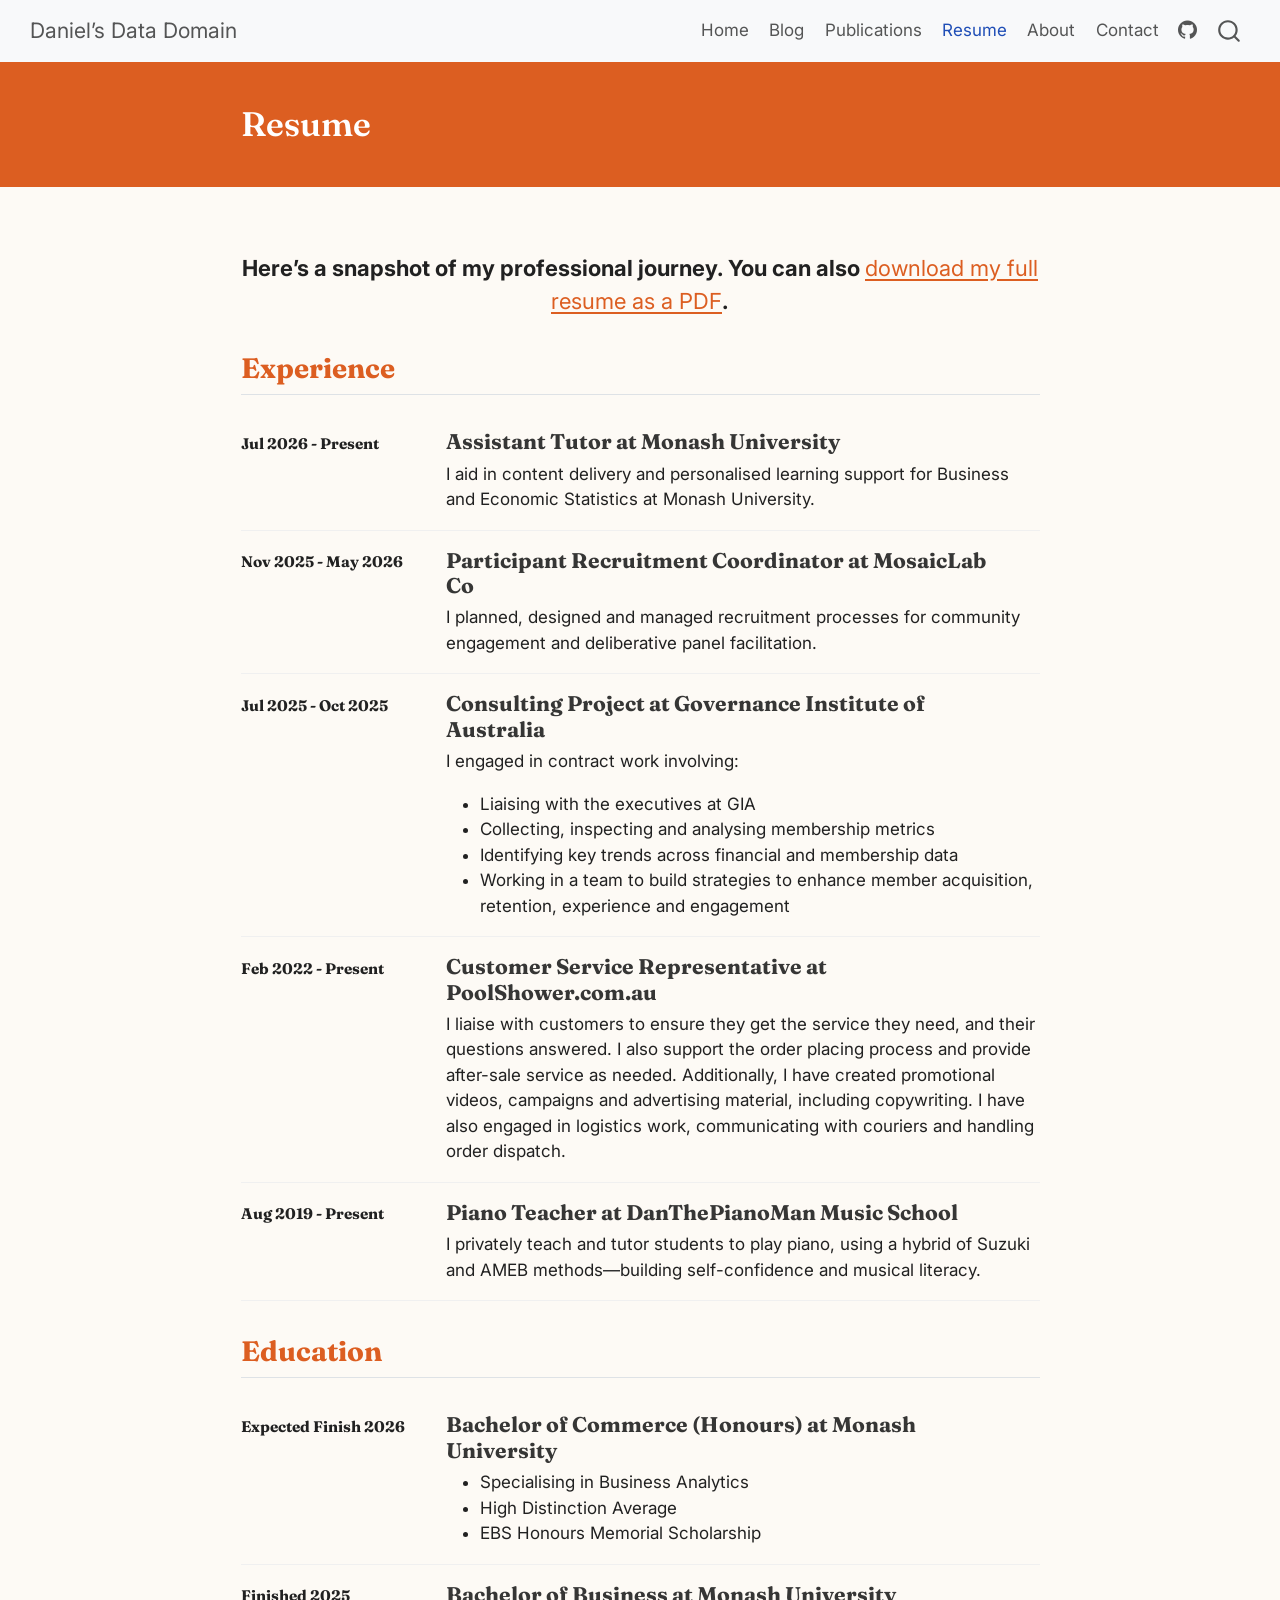
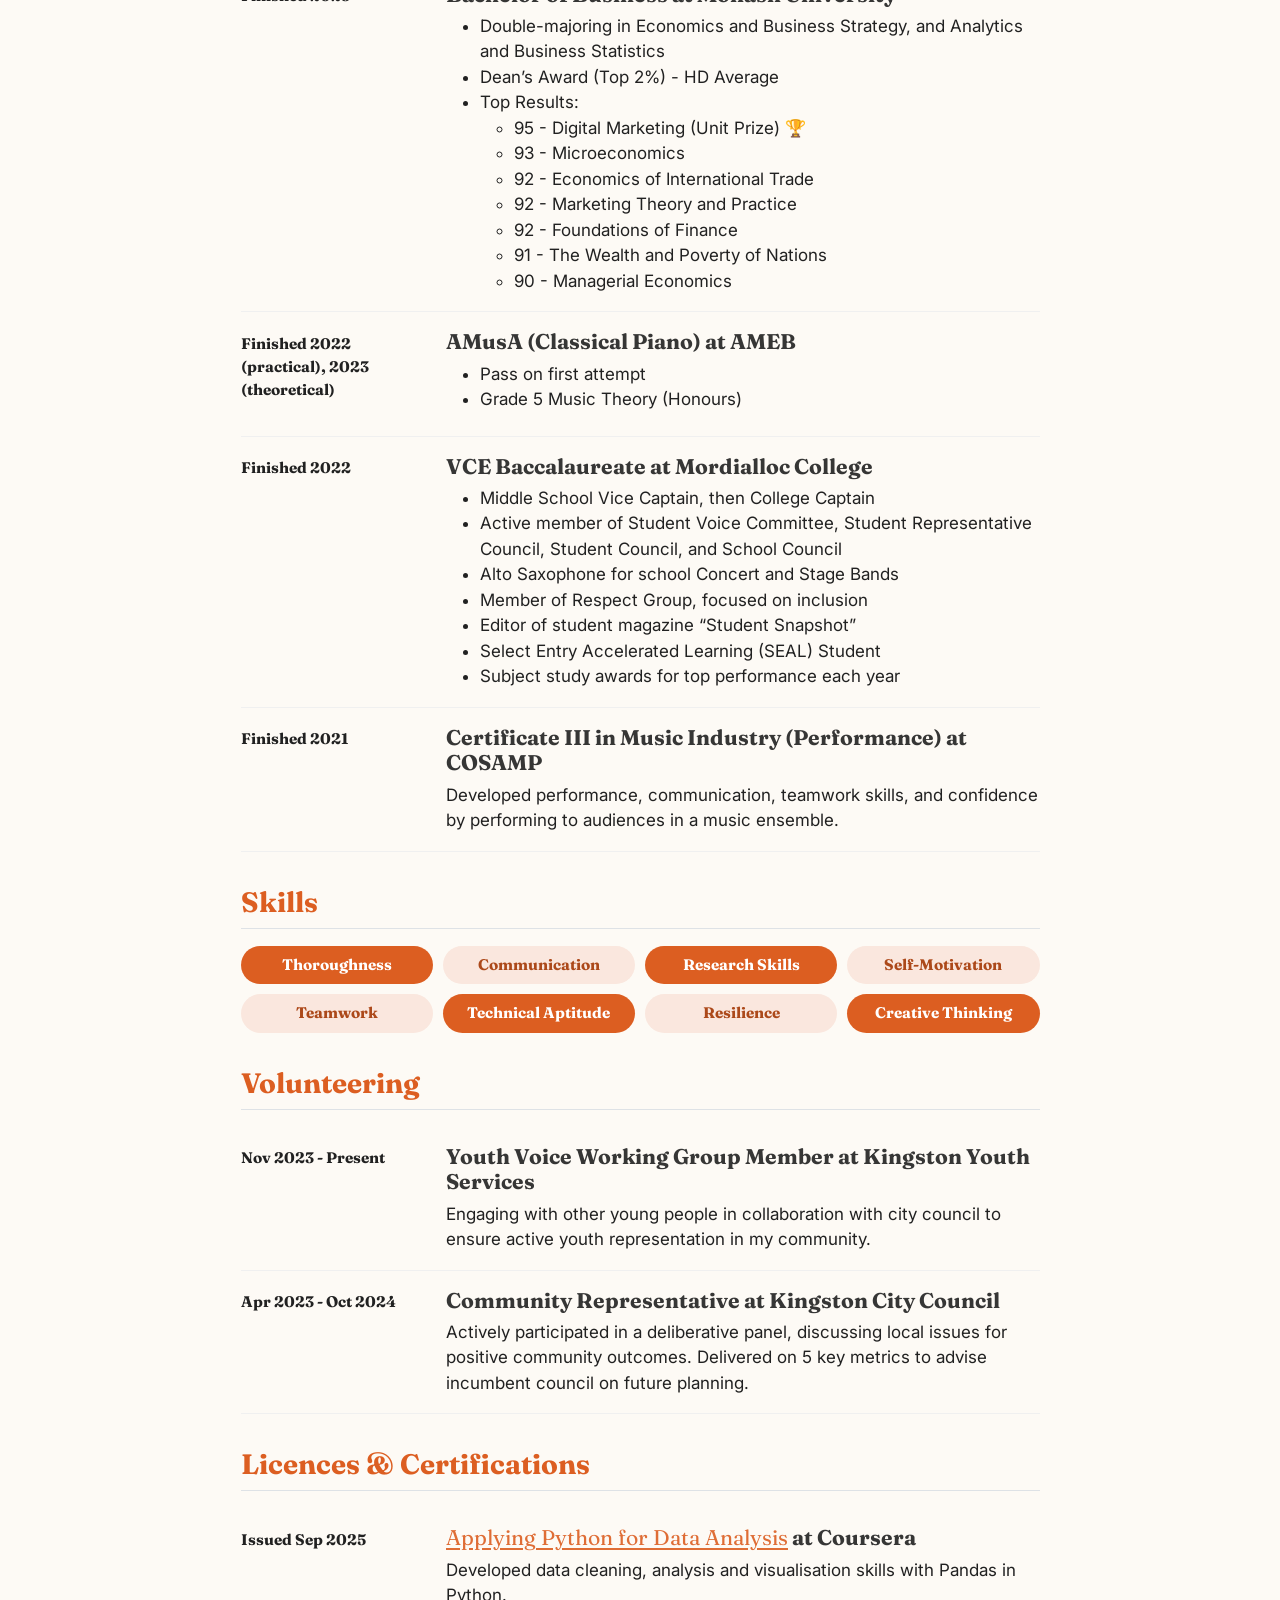
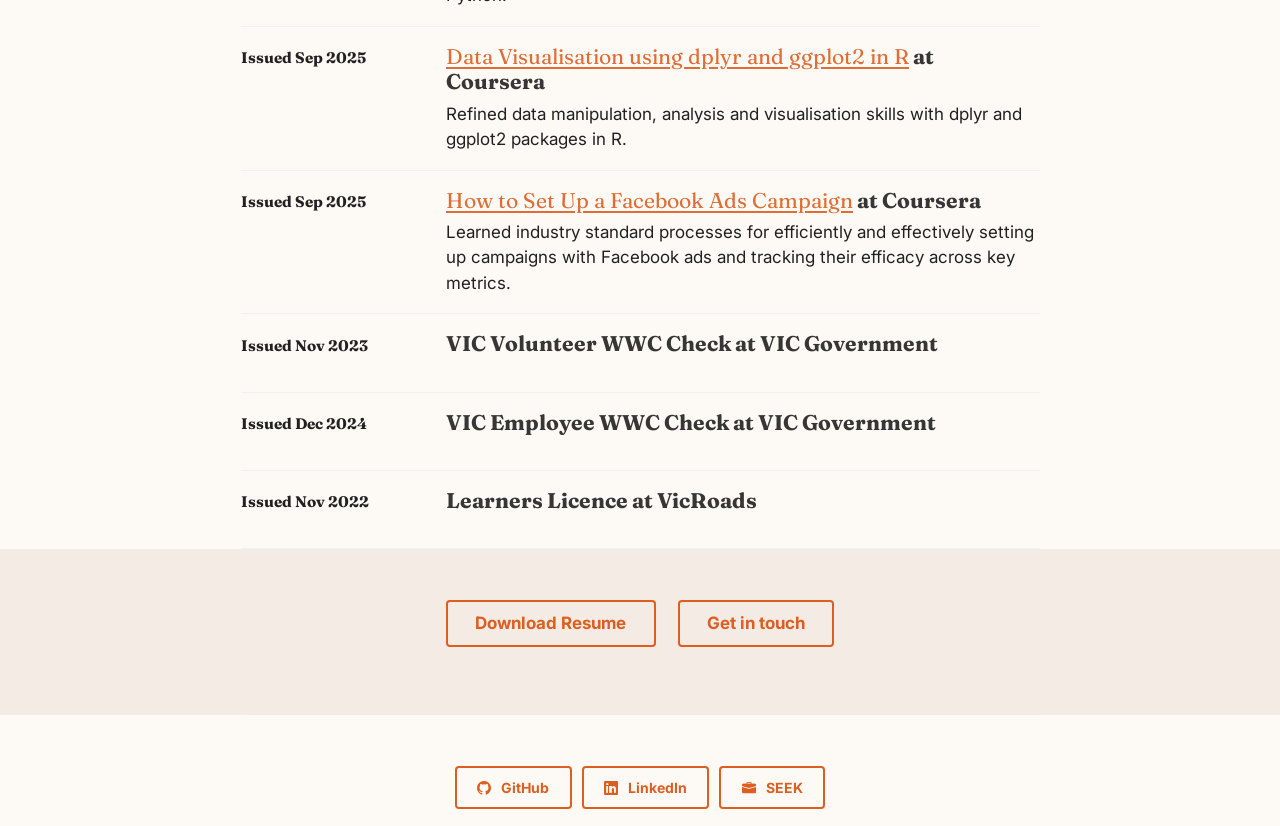
<file: resume.html>
<!DOCTYPE html>
<html xmlns="http://www.w3.org/1999/xhtml" lang="en" xml:lang="en"><head>

<meta charset="utf-8">
<meta name="generator" content="quarto-1.9.38">

<meta name="viewport" content="width=device-width, initial-scale=1.0, user-scalable=yes">


<title>Resume – Daniel’s Data Domain</title>
<style>
/* Default styles provided by pandoc.
** See https://pandoc.org/MANUAL.html#variables-for-html for config info.
*/
code{white-space: pre-wrap;}
span.smallcaps{font-variant: small-caps;}
div.columns{display: flex; gap: min(4vw, 1.5em);}
div.column{flex: auto; overflow-x: auto;}
div.hanging-indent{margin-left: 1.5em; text-indent: -1.5em;}
ul.task-list{list-style: none;}
ul.task-list li input[type="checkbox"] {
  width: 0.8em;
  margin: 0 0.8em 0.2em -1em; /* quarto-specific, see https://github.com/quarto-dev/quarto-cli/issues/4556 */ 
  vertical-align: middle;
}
</style>


<script src="site_libs/quarto-nav/quarto-nav.js"></script>
<script src="site_libs/quarto-nav/headroom.min.js"></script>
<script src="site_libs/clipboard/clipboard.min.js"></script>
<script src="site_libs/quarto-search/autocomplete.umd.js"></script>
<script src="site_libs/quarto-search/fuse.min.js"></script>
<script src="site_libs/quarto-search/quarto-search.js"></script>
<meta name="quarto:offset" content="./">
<link href="./images/fav.png" rel="icon" type="image/png">
<script src="site_libs/quarto-html/quarto.js" type="module"></script>
<script src="site_libs/quarto-html/tabsets/tabsets.js" type="module"></script>
<script src="site_libs/quarto-html/popper.min.js"></script>
<script src="site_libs/quarto-html/tippy.umd.min.js"></script>
<script src="site_libs/quarto-html/anchor.min.js"></script>
<link href="site_libs/quarto-html/tippy.css" rel="stylesheet">
<link href="site_libs/quarto-html/quarto-syntax-highlighting-15634bcf2e68342d4ad2dfa704d543f6.css" rel="stylesheet" id="quarto-text-highlighting-styles">
<script src="site_libs/bootstrap/bootstrap.min.js"></script>
<link href="site_libs/bootstrap/bootstrap-icons.css" rel="stylesheet">
<link href="site_libs/bootstrap/bootstrap-158031087360bce0ff56dc785ce39e06.min.css" rel="stylesheet" append-hash="true" id="quarto-bootstrap" data-mode="light">
<script id="quarto-search-options" type="application/json">{
  "location": "navbar",
  "copy-button": false,
  "collapse-after": 3,
  "panel-placement": "end",
  "type": "overlay",
  "limit": 50,
  "keyboard-shortcut": [
    "f",
    "/",
    "s"
  ],
  "show-item-context": false,
  "language": {
    "search-no-results-text": "No results",
    "search-matching-documents-text": "matching documents",
    "search-copy-link-title": "Copy link to search",
    "search-hide-matches-text": "Hide additional matches",
    "search-more-match-text": "more match in this document",
    "search-more-matches-text": "more matches in this document",
    "search-clear-button-title": "Clear",
    "search-text-placeholder": "",
    "search-detached-cancel-button-title": "Cancel",
    "search-submit-button-title": "Submit",
    "search-label": "Search"
  }
}</script>


<link rel="stylesheet" href="styles.css">
</head>

<body class="nav-fixed fullcontent quarto-light">

<div id="quarto-search-results"></div>
  <header id="quarto-header" class="headroom fixed-top quarto-banner">
    <nav class="navbar navbar-expand-lg " data-bs-theme="dark">
      <div class="navbar-container container-fluid">
      <div class="navbar-brand-container mx-auto">
    <a class="navbar-brand" href="./index.html">
    <span class="navbar-title">Daniel’s Data Domain</span>
    </a>
  </div>
            <div id="quarto-search" class="" title="Search"></div>
          <button class="navbar-toggler" type="button" data-bs-toggle="collapse" data-bs-target="#navbarCollapse" aria-controls="navbarCollapse" role="menu" aria-expanded="false" aria-label="Toggle navigation" onclick="if (window.quartoToggleHeadroom) { window.quartoToggleHeadroom(); }">
  <span class="navbar-toggler-icon"></span>
</button>
          <div class="collapse navbar-collapse" id="navbarCollapse">
            <ul class="navbar-nav navbar-nav-scroll ms-auto">
  <li class="nav-item">
    <a class="nav-link" href="./index.html"> 
<span class="menu-text">Home</span></a>
  </li>  
  <li class="nav-item">
    <a class="nav-link" href="./blog.html"> 
<span class="menu-text">Blog</span></a>
  </li>  
  <li class="nav-item">
    <a class="nav-link" href="./publications.html"> 
<span class="menu-text">Publications</span></a>
  </li>  
  <li class="nav-item">
    <a class="nav-link active" href="./resume.html" aria-current="page"> 
<span class="menu-text">Resume</span></a>
  </li>  
  <li class="nav-item">
    <a class="nav-link" href="./about.html"> 
<span class="menu-text">About</span></a>
  </li>  
  <li class="nav-item">
    <a class="nav-link" href="./contact.html"> 
<span class="menu-text">Contact</span></a>
  </li>  
  <li class="nav-item compact">
    <a class="nav-link" href="https://github.com/Pian0Dan"> <i class="bi bi-github" role="img">
</i> 
<span class="menu-text"></span></a>
  </li>  
</ul>
          </div> <!-- /navcollapse -->
            <div class="quarto-navbar-tools">
</div>
      </div> <!-- /container-fluid -->
    </nav>
</header>
<!-- content -->
<header id="title-block-header" class="quarto-title-block default page-columns page-full">
  <div class="quarto-title-banner page-columns page-full">
    <div class="quarto-title column-body">
      <h1 class="title">Resume</h1>
                      </div>
  </div>
    
  
  <div class="quarto-title-meta">

      
    
      
    </div>
    
  
  </header><div id="quarto-content" class="quarto-container page-columns page-rows-contents page-layout-article page-navbar">
<!-- sidebar -->
<!-- margin-sidebar -->
    
<!-- main -->
<main class="content quarto-banner-title-block" id="quarto-document-content">





<p><span class="resume-lede">Here’s a snapshot of my professional journey. You can also <a href="https://drive.google.com/file/d/1PlyyBu2Iq62BJXXx799uLbqZHAOk9YCE/view?usp=sharing">download my full resume as a PDF</a>.</span></p>
<section id="experience" class="level2">
<h2 class="anchored" data-anchor-id="experience">Experience</h2>
<div class="aligned-timeline">
<div class="timeline-item">
<div class="timeline-date">
<p>Jul 2026 - Present</p>
</div>
<section id="assistant-tutor-at-monash-university" class="level4 timeline-content">
<h4 class="anchored" data-anchor-id="assistant-tutor-at-monash-university">Assistant Tutor at Monash University</h4>
<p>I aid in content delivery and personalised learning support for Business and Economic Statistics at Monash University.</p>
</section>
</div>
<div class="timeline-item">
<div class="timeline-date">
<p>Nov 2025 - May 2026</p>
</div>
<section id="participant-recruitment-coordinator-at-mosaiclab-co" class="level4 timeline-content">
<h4 class="anchored" data-anchor-id="participant-recruitment-coordinator-at-mosaiclab-co">Participant Recruitment Coordinator at MosaicLab Co</h4>
<p>I planned, designed and managed recruitment processes for community engagement and deliberative panel facilitation.</p>
</section>
</div>
<div class="timeline-item">
<div class="timeline-date">
<p>Jul 2025 - Oct 2025</p>
</div>
<section id="consulting-project-at-governance-institute-of-australia" class="level4 timeline-content">
<h4 class="anchored" data-anchor-id="consulting-project-at-governance-institute-of-australia">Consulting Project at Governance Institute of Australia</h4>
<p>I engaged in contract work involving:</p>
<ul>
<li>Liaising with the executives at GIA</li>
<li>Collecting, inspecting and analysing membership metrics</li>
<li>Identifying key trends across financial and membership data</li>
<li>Working in a team to build strategies to enhance member acquisition, retention, experience and engagement</li>
</ul>
</section>
</div>
<div class="timeline-item">
<div class="timeline-date">
<p>Feb 2022 - Present</p>
</div>
<section id="customer-service-representative-at-poolshower.com.au" class="level4 timeline-content">
<h4 class="anchored" data-anchor-id="customer-service-representative-at-poolshower.com.au">Customer Service Representative at PoolShower.com.au</h4>
<p>I liaise with customers to ensure they get the service they need, and their questions answered. I also support the order placing process and provide after-sale service as needed. Additionally, I have created promotional videos, campaigns and advertising material, including copywriting. I have also engaged in logistics work, communicating with couriers and handling order dispatch.</p>
</section>
</div>
<div class="timeline-item">
<div class="timeline-date">
<p>Aug 2019 - Present</p>
</div>
<section id="piano-teacher-at-danthepianoman-music-school" class="level4 timeline-content">
<h4 class="anchored" data-anchor-id="piano-teacher-at-danthepianoman-music-school">Piano Teacher at DanThePianoMan Music School</h4>
<p>I privately teach and tutor students to play piano, using a hybrid of Suzuki and AMEB methods—building self-confidence and musical literacy.</p>
</section>
</div>
</div>
</section>
<section id="education" class="level2">
<h2 class="anchored" data-anchor-id="education">Education</h2>
<div class="aligned-timeline">
<div class="timeline-item">
<div class="timeline-date">
<p>Expected Finish 2026</p>
</div>
<section id="bachelor-of-commerce-honours-at-monash-university" class="level4 timeline-content">
<h4 class="anchored" data-anchor-id="bachelor-of-commerce-honours-at-monash-university">Bachelor of Commerce (Honours) at Monash University</h4>
<ul>
<li>Specialising in Business Analytics</li>
<li>High Distinction Average</li>
<li>EBS Honours Memorial Scholarship</li>
</ul>
</section>
</div>
<div class="timeline-item">
<div class="timeline-date">
<p>Finished 2025</p>
</div>
<section id="bachelor-of-business-at-monash-university" class="level4 timeline-content">
<h4 class="anchored" data-anchor-id="bachelor-of-business-at-monash-university">Bachelor of Business at Monash University</h4>
<ul>
<li>Double-majoring in Economics and Business Strategy, and Analytics and Business Statistics</li>
<li>Dean’s Award (Top 2%) - HD Average</li>
<li>Top Results:
<ul>
<li>95 - Digital Marketing (Unit Prize) 🏆</li>
<li>93 - Microeconomics</li>
<li>92 - Economics of International Trade</li>
<li>92 - Marketing Theory and Practice</li>
<li>92 - Foundations of Finance</li>
<li>91 - The Wealth and Poverty of Nations</li>
<li>90 - Managerial Economics</li>
</ul></li>
</ul>
</section>
</div>
<div class="timeline-item">
<div class="timeline-date">
<p>Finished 2022 (practical), 2023 (theoretical)</p>
</div>
<section id="amusa-classical-piano-at-ameb" class="level4 timeline-content">
<h4 class="anchored" data-anchor-id="amusa-classical-piano-at-ameb">AMusA (Classical Piano) at AMEB</h4>
<ul>
<li>Pass on first attempt</li>
<li>Grade 5 Music Theory (Honours)</li>
</ul>
</section>
</div>
<div class="timeline-item">
<div class="timeline-date">
<p>Finished 2022</p>
</div>
<section id="vce-baccalaureate-at-mordialloc-college" class="level4 timeline-content">
<h4 class="anchored" data-anchor-id="vce-baccalaureate-at-mordialloc-college">VCE Baccalaureate at Mordialloc College</h4>
<ul>
<li>Middle School Vice Captain, then College Captain</li>
<li>Active member of Student Voice Committee, Student Representative Council, Student Council, and School Council</li>
<li>Alto Saxophone for school Concert and Stage Bands</li>
<li>Member of Respect Group, focused on inclusion</li>
<li>Editor of student magazine “Student Snapshot”</li>
<li>Select Entry Accelerated Learning (SEAL) Student</li>
<li>Subject study awards for top performance each year</li>
</ul>
</section>
</div>
<div class="timeline-item">
<div class="timeline-date">
<p>Finished 2021</p>
</div>
<section id="certificate-iii-in-music-industry-performance-at-cosamp" class="level4 timeline-content">
<h4 class="anchored" data-anchor-id="certificate-iii-in-music-industry-performance-at-cosamp">Certificate III in Music Industry (Performance) at COSAMP</h4>
<p>Developed performance, communication, teamwork skills, and confidence by performing to audiences in a music ensemble.</p>
</section>
</div>
</div>
</section>
<section id="skills" class="level2">
<h2 class="anchored" data-anchor-id="skills">Skills</h2>
<div class="skills-list">
<p><span class="skill-pill skill-pill-dark">Thoroughness</span> <span class="skill-pill">Communication</span> <span class="skill-pill skill-pill-dark">Research Skills</span> <span class="skill-pill">Self-Motivation</span> <span class="skill-pill">Teamwork</span> <span class="skill-pill skill-pill-dark skill-pill-long">Technical Aptitude</span> <span class="skill-pill">Resilience</span> <span class="skill-pill skill-pill-dark">Creative Thinking</span></p>
</div>
</section>
<section id="volunteering" class="level2">
<h2 class="anchored" data-anchor-id="volunteering">Volunteering</h2>
<div class="aligned-timeline">
<div class="timeline-item">
<div class="timeline-date">
<p>Nov 2023 - Present</p>
</div>
<section id="youth-voice-working-group-member-at-kingston-youth-services" class="level4 timeline-content">
<h4 class="anchored" data-anchor-id="youth-voice-working-group-member-at-kingston-youth-services">Youth Voice Working Group Member at Kingston Youth Services</h4>
<p>Engaging with other young people in collaboration with city council to ensure active youth representation in my community.</p>
</section>
</div>
<div class="timeline-item">
<div class="timeline-date">
<p>Apr 2023 - Oct 2024</p>
</div>
<section id="community-representative-at-kingston-city-council" class="level4 timeline-content">
<h4 class="anchored" data-anchor-id="community-representative-at-kingston-city-council">Community Representative at Kingston City Council</h4>
<p>Actively participated in a deliberative panel, discussing local issues for positive community outcomes. Delivered on 5 key metrics to advise incumbent council on future planning.</p>
</section>
</div>
</div>
</section>
<section id="licences-certifications" class="level2">
<h2 class="anchored" data-anchor-id="licences-certifications">Licences &amp; Certifications</h2>
<div class="aligned-timeline">
<div class="timeline-item">
<div class="timeline-date">
<p>Issued Sep 2025</p>
</div>
<section id="applying-python-for-data-analysis-at-coursera" class="level4 timeline-content">
<h4 class="anchored" data-anchor-id="applying-python-for-data-analysis-at-coursera"><a href="https://drive.google.com/file/d/1t5h2nbIlWanoZl8SZmtvVYI_4f0ZDzBa/view?usp=sharing">Applying Python for Data Analysis</a> at Coursera</h4>
<p>Developed data cleaning, analysis and visualisation skills with Pandas in Python.</p>
</section>
</div>
<div class="timeline-item">
<div class="timeline-date">
<p>Issued Sep 2025</p>
</div>
<section id="data-visualisation-using-dplyr-and-ggplot2-in-r-at-coursera" class="level4 timeline-content">
<h4 class="anchored" data-anchor-id="data-visualisation-using-dplyr-and-ggplot2-in-r-at-coursera"><a href="https://drive.google.com/file/d/1--u-EJ3H1JrNpeRzooot72F84QIB25Fl/view?usp=sharing">Data Visualisation using dplyr and ggplot2 in R</a> at Coursera</h4>
<p>Refined data manipulation, analysis and visualisation skills with dplyr and ggplot2 packages in R.</p>
</section>
</div>
<div class="timeline-item">
<div class="timeline-date">
<p>Issued Sep 2025</p>
</div>
<section id="how-to-set-up-a-facebook-ads-campaign-at-coursera" class="level4 timeline-content">
<h4 class="anchored" data-anchor-id="how-to-set-up-a-facebook-ads-campaign-at-coursera"><a href="https://drive.google.com/file/d/17PLRm-lRfB06IFhqkAZwM3RoWatlUTVp/view?usp=sharing">How to Set Up a Facebook Ads Campaign</a> at Coursera</h4>
<p>Learned industry standard processes for efficiently and effectively setting up campaigns with Facebook ads and tracking their efficacy across key metrics.</p>
</section>
</div>
<div class="timeline-item">
<div class="timeline-date">
<p>Issued Nov 2023</p>
</div>
<section id="vic-volunteer-wwc-check-at-vic-government" class="level4 timeline-content">
<h4 class="anchored" data-anchor-id="vic-volunteer-wwc-check-at-vic-government">VIC Volunteer WWC Check at VIC Government</h4>
</section>
</div>
<div class="timeline-item">
<div class="timeline-date">
<p>Issued Dec 2024</p>
</div>
<section id="vic-employee-wwc-check-at-vic-government" class="level4 timeline-content">
<h4 class="anchored" data-anchor-id="vic-employee-wwc-check-at-vic-government">VIC Employee WWC Check at VIC Government</h4>
</section>
</div>
<div class="timeline-item">
<div class="timeline-date">
<p>Issued Nov 2022</p>
</div>
<section id="learners-licence-at-vicroads" class="level4 timeline-content">
<h4 class="anchored" data-anchor-id="learners-licence-at-vicroads">Learners Licence at VicRoads</h4>
</section>
</div>
</div>
<div class="contact-section">
<p><a href="https://drive.google.com/file/d/1PlyyBu2Iq62BJXXx799uLbqZHAOk9YCE/view?usp=sharing" class="btn-cta-outline">Download Resume</a> <a href="./contact.html" class="btn-cta-outline">Get in touch</a></p>
</div>


</section>

</main> <!-- /main -->
<script id="quarto-html-after-body" type="application/javascript">
  window.document.addEventListener("DOMContentLoaded", function (event) {
    const icon = "";
    const anchorJS = new window.AnchorJS();
    anchorJS.options = {
      placement: 'right',
      icon: icon
    };
    anchorJS.add('.anchored');
    const isCodeAnnotation = (el) => {
      for (const clz of el.classList) {
        if (clz.startsWith('code-annotation-')) {                     
          return true;
        }
      }
      return false;
    }
    const onCopySuccess = function(e) {
      // button target
      const button = e.trigger;
      // don't keep focus
      button.blur();
      // flash "checked"
      button.classList.add('code-copy-button-checked');
      var currentTitle = button.getAttribute("title");
      button.setAttribute("title", "Copied!");
      let tooltip;
      if (window.bootstrap) {
        button.setAttribute("data-bs-toggle", "tooltip");
        button.setAttribute("data-bs-placement", "left");
        button.setAttribute("data-bs-title", "Copied!");
        tooltip = new bootstrap.Tooltip(button, 
          { trigger: "manual", 
            customClass: "code-copy-button-tooltip",
            offset: [0, -8]});
        tooltip.show();    
      }
      setTimeout(function() {
        if (tooltip) {
          tooltip.hide();
          button.removeAttribute("data-bs-title");
          button.removeAttribute("data-bs-toggle");
          button.removeAttribute("data-bs-placement");
        }
        button.setAttribute("title", currentTitle);
        button.classList.remove('code-copy-button-checked');
      }, 1000);
      // clear code selection
      e.clearSelection();
    }
    const getTextToCopy = function(trigger) {
      const outerScaffold = trigger.parentElement.cloneNode(true);
      const codeEl = outerScaffold.querySelector('code');
      for (const childEl of codeEl.children) {
        if (isCodeAnnotation(childEl)) {
          childEl.remove();
        }
      }
      return codeEl.innerText;
    }
    const clipboard = new window.ClipboardJS('.code-copy-button:not([data-in-quarto-modal])', {
      text: getTextToCopy
    });
    clipboard.on('success', onCopySuccess);
    if (window.document.getElementById('quarto-embedded-source-code-modal')) {
      const clipboardModal = new window.ClipboardJS('.code-copy-button[data-in-quarto-modal]', {
        text: getTextToCopy,
        container: window.document.getElementById('quarto-embedded-source-code-modal')
      });
      clipboardModal.on('success', onCopySuccess);
    }
      var localhostRegex = new RegExp(/^(?:http|https):\/\/localhost\:?[0-9]*\//);
      var mailtoRegex = new RegExp(/^mailto:/);
        var filterRegex = new RegExp("https:\/\/www\.danielloza\.com\.au");
      var isInternal = (href) => {
          return filterRegex.test(href) || localhostRegex.test(href) || mailtoRegex.test(href);
      }
      // Inspect non-navigation links and adorn them if external
     var links = window.document.querySelectorAll('a[href]:not(.nav-link):not(.navbar-brand):not(.toc-action):not(.sidebar-link):not(.sidebar-item-toggle):not(.pagination-link):not(.no-external):not([aria-hidden]):not(.dropdown-item):not(.quarto-navigation-tool):not(.about-link)');
      for (var i=0; i<links.length; i++) {
        const link = links[i];
        if (!isInternal(link.href)) {
          // undo the damage that might have been done by quarto-nav.js in the case of
          // links that we want to consider external
          if (link.dataset.originalHref !== undefined) {
            link.href = link.dataset.originalHref;
          }
        }
      }
    function tippyHover(el, contentFn, onTriggerFn, onUntriggerFn) {
      const config = {
        allowHTML: true,
        maxWidth: 500,
        delay: 100,
        arrow: false,
        appendTo: function(el) {
            return el.parentElement;
        },
        interactive: true,
        interactiveBorder: 10,
        theme: 'quarto',
        placement: 'bottom-start',
      };
      if (contentFn) {
        config.content = contentFn;
      }
      if (onTriggerFn) {
        config.onTrigger = onTriggerFn;
      }
      if (onUntriggerFn) {
        config.onUntrigger = onUntriggerFn;
      }
      window.tippy(el, config); 
    }
    const noterefs = window.document.querySelectorAll('a[role="doc-noteref"]');
    for (var i=0; i<noterefs.length; i++) {
      const ref = noterefs[i];
      tippyHover(ref, function() {
        // use id or data attribute instead here
        let href = ref.getAttribute('data-footnote-href') || ref.getAttribute('href');
        try { href = new URL(href).hash; } catch {}
        const id = href.replace(/^#\/?/, "");
        const note = window.document.getElementById(id);
        if (note) {
          return note.innerHTML;
        } else {
          return "";
        }
      });
    }
    const xrefs = window.document.querySelectorAll('a.quarto-xref');
    const processXRef = (id, note) => {
      // Strip column container classes
      const stripColumnClz = (el) => {
        el.classList.remove("page-full", "page-columns");
        if (el.children) {
          for (const child of el.children) {
            stripColumnClz(child);
          }
        }
      }
      stripColumnClz(note)
      if (id === null || id.startsWith('sec-')) {
        // Special case sections, only their first couple elements
        const container = document.createElement("div");
        if (note.children && note.children.length > 2) {
          container.appendChild(note.children[0].cloneNode(true));
          for (let i = 1; i < note.children.length; i++) {
            const child = note.children[i];
            if (child.tagName === "P" && child.innerText === "") {
              continue;
            } else {
              container.appendChild(child.cloneNode(true));
              break;
            }
          }
          if (window.Quarto?.typesetMath) {
            window.Quarto.typesetMath(container);
          }
          return container.innerHTML
        } else {
          if (window.Quarto?.typesetMath) {
            window.Quarto.typesetMath(note);
          }
          return note.innerHTML;
        }
      } else {
        // Remove any anchor links if they are present
        const anchorLink = note.querySelector('a.anchorjs-link');
        if (anchorLink) {
          anchorLink.remove();
        }
        if (window.Quarto?.typesetMath) {
          window.Quarto.typesetMath(note);
        }
        if (note.classList.contains("callout")) {
          return note.outerHTML;
        } else {
          return note.innerHTML;
        }
      }
    }
    for (var i=0; i<xrefs.length; i++) {
      const xref = xrefs[i];
      tippyHover(xref, undefined, function(instance) {
        instance.disable();
        let url = xref.getAttribute('href');
        let hash = undefined; 
        if (url.startsWith('#')) {
          hash = url;
        } else {
          try { hash = new URL(url).hash; } catch {}
        }
        if (hash) {
          const id = hash.replace(/^#\/?/, "");
          const note = window.document.getElementById(id);
          if (note !== null) {
            try {
              const html = processXRef(id, note.cloneNode(true));
              instance.setContent(html);
            } finally {
              instance.enable();
              instance.show();
            }
          } else {
            // See if we can fetch this
            fetch(url.split('#')[0])
            .then(res => res.text())
            .then(html => {
              const parser = new DOMParser();
              const htmlDoc = parser.parseFromString(html, "text/html");
              const note = htmlDoc.getElementById(id);
              if (note !== null) {
                const html = processXRef(id, note);
                instance.setContent(html);
              } 
            }).finally(() => {
              instance.enable();
              instance.show();
            });
          }
        } else {
          // See if we can fetch a full url (with no hash to target)
          // This is a special case and we should probably do some content thinning / targeting
          fetch(url)
          .then(res => res.text())
          .then(html => {
            const parser = new DOMParser();
            const htmlDoc = parser.parseFromString(html, "text/html");
            const note = htmlDoc.querySelector('main.content');
            if (note !== null) {
              // This should only happen for chapter cross references
              // (since there is no id in the URL)
              // remove the first header
              if (note.children.length > 0 && note.children[0].tagName === "HEADER") {
                note.children[0].remove();
              }
              const html = processXRef(null, note);
              instance.setContent(html);
            } 
          }).finally(() => {
            instance.enable();
            instance.show();
          });
        }
      }, function(instance) {
      });
    }
        let selectedAnnoteEl;
        const selectorForAnnotation = ( cell, annotation) => {
          let cellAttr = 'data-code-cell="' + cell + '"';
          let lineAttr = 'data-code-annotation="' +  annotation + '"';
          const selector = 'span[' + cellAttr + '][' + lineAttr + ']';
          return selector;
        }
        const selectCodeLines = (annoteEl) => {
          const doc = window.document;
          const targetCell = annoteEl.getAttribute("data-target-cell");
          const targetAnnotation = annoteEl.getAttribute("data-target-annotation");
          const annoteSpan = window.document.querySelector(selectorForAnnotation(targetCell, targetAnnotation));
          const lines = annoteSpan.getAttribute("data-code-lines").split(",");
          const lineIds = lines.map((line) => {
            return targetCell + "-" + line;
          })
          let top = null;
          let height = null;
          let parent = null;
          if (lineIds.length > 0) {
              //compute the position of the single el (top and bottom and make a div)
              const el = window.document.getElementById(lineIds[0]);
              top = el.offsetTop;
              height = el.offsetHeight;
              parent = el.parentElement.parentElement;
            if (lineIds.length > 1) {
              const lastEl = window.document.getElementById(lineIds[lineIds.length - 1]);
              const bottom = lastEl.offsetTop + lastEl.offsetHeight;
              height = bottom - top;
            }
            if (top !== null && height !== null && parent !== null) {
              // cook up a div (if necessary) and position it 
              let div = window.document.getElementById("code-annotation-line-highlight");
              if (div === null) {
                div = window.document.createElement("div");
                div.setAttribute("id", "code-annotation-line-highlight");
                div.style.position = 'absolute';
                parent.appendChild(div);
              }
              div.style.top = top - 2 + "px";
              div.style.height = height + 4 + "px";
              div.style.left = 0;
              let gutterDiv = window.document.getElementById("code-annotation-line-highlight-gutter");
              if (gutterDiv === null) {
                gutterDiv = window.document.createElement("div");
                gutterDiv.setAttribute("id", "code-annotation-line-highlight-gutter");
                gutterDiv.style.position = 'absolute';
                const codeCell = window.document.getElementById(targetCell);
                const gutter = codeCell.querySelector('.code-annotation-gutter');
                gutter.appendChild(gutterDiv);
              }
              gutterDiv.style.top = top - 2 + "px";
              gutterDiv.style.height = height + 4 + "px";
            }
            selectedAnnoteEl = annoteEl;
          }
        };
        const unselectCodeLines = () => {
          const elementsIds = ["code-annotation-line-highlight", "code-annotation-line-highlight-gutter"];
          elementsIds.forEach((elId) => {
            const div = window.document.getElementById(elId);
            if (div) {
              div.remove();
            }
          });
          selectedAnnoteEl = undefined;
        };
          // Handle positioning of the toggle
      window.addEventListener(
        "resize",
        throttle(() => {
          elRect = undefined;
          if (selectedAnnoteEl) {
            selectCodeLines(selectedAnnoteEl);
          }
        }, 10)
      );
      function throttle(fn, ms) {
      let throttle = false;
      let timer;
        return (...args) => {
          if(!throttle) { // first call gets through
              fn.apply(this, args);
              throttle = true;
          } else { // all the others get throttled
              if(timer) clearTimeout(timer); // cancel #2
              timer = setTimeout(() => {
                fn.apply(this, args);
                timer = throttle = false;
              }, ms);
          }
        };
      }
        // Attach click handler to the DT
        const annoteDls = window.document.querySelectorAll('dt[data-target-cell]');
        for (const annoteDlNode of annoteDls) {
          annoteDlNode.addEventListener('click', (event) => {
            const clickedEl = event.target;
            if (clickedEl !== selectedAnnoteEl) {
              unselectCodeLines();
              const activeEl = window.document.querySelector('dt[data-target-cell].code-annotation-active');
              if (activeEl) {
                activeEl.classList.remove('code-annotation-active');
              }
              selectCodeLines(clickedEl);
              clickedEl.classList.add('code-annotation-active');
            } else {
              // Unselect the line
              unselectCodeLines();
              clickedEl.classList.remove('code-annotation-active');
            }
          });
        }
    const findCites = (el) => {
      const parentEl = el.parentElement;
      if (parentEl) {
        const cites = parentEl.dataset.cites;
        if (cites) {
          return {
            el,
            cites: cites.split(' ')
          };
        } else {
          return findCites(el.parentElement)
        }
      } else {
        return undefined;
      }
    };
    var bibliorefs = window.document.querySelectorAll('a[role="doc-biblioref"]');
    for (var i=0; i<bibliorefs.length; i++) {
      const ref = bibliorefs[i];
      const citeInfo = findCites(ref);
      if (citeInfo) {
        tippyHover(citeInfo.el, function() {
          var popup = window.document.createElement('div');
          citeInfo.cites.forEach(function(cite) {
            var citeDiv = window.document.createElement('div');
            citeDiv.classList.add('hanging-indent');
            citeDiv.classList.add('csl-entry');
            var biblioDiv = window.document.getElementById('ref-' + cite);
            if (biblioDiv) {
              citeDiv.innerHTML = biblioDiv.innerHTML;
            }
            popup.appendChild(citeDiv);
          });
          return popup.innerHTML;
        });
      }
    }
  });
  </script>
</div> <!-- /content -->
<footer class="footer">
  <div class="nav-footer">
    <div class="nav-footer-left">
      &nbsp;
    </div>   
    <div class="nav-footer-center">
      <ul class="footer-items list-unstyled">
    <li class="nav-item">
    <a class="nav-link" href="https://github.com/Pian0Dan">
<p><i class="bi bi-github"></i> GitHub</p>
</a>
  </li>  
    <li class="nav-item">
    <a class="nav-link" href="https://www.linkedin.com/in/sing-us-a-song/">
<p><i class="bi bi-linkedin"></i> LinkedIn</p>
</a>
  </li>  
    <li class="nav-item">
    <a class="nav-link" href="https://au.seek.com/profiles/daniel-loza-s3vzyw8gfr">
<p><i class="bi bi-briefcase-fill"></i> SEEK</p>
</a>
  </li>  
</ul>
    </div>
    <div class="nav-footer-right">
      &nbsp;
    </div>
  </div>
</footer>




</body></html>
</file>
<file: site_libs/quarto-html/tippy.css>
.tippy-box[data-animation=fade][data-state=hidden]{opacity:0}[data-tippy-root]{max-width:calc(100vw - 10px)}.tippy-box{position:relative;background-color:#333;color:#fff;border-radius:4px;font-size:14px;line-height:1.4;white-space:normal;outline:0;transition-property:transform,visibility,opacity}.tippy-box[data-placement^=top]>.tippy-arrow{bottom:0}.tippy-box[data-placement^=top]>.tippy-arrow:before{bottom:-7px;left:0;border-width:8px 8px 0;border-top-color:initial;transform-origin:center top}.tippy-box[data-placement^=bottom]>.tippy-arrow{top:0}.tippy-box[data-placement^=bottom]>.tippy-arrow:before{top:-7px;left:0;border-width:0 8px 8px;border-bottom-color:initial;transform-origin:center bottom}.tippy-box[data-placement^=left]>.tippy-arrow{right:0}.tippy-box[data-placement^=left]>.tippy-arrow:before{border-width:8px 0 8px 8px;border-left-color:initial;right:-7px;transform-origin:center left}.tippy-box[data-placement^=right]>.tippy-arrow{left:0}.tippy-box[data-placement^=right]>.tippy-arrow:before{left:-7px;border-width:8px 8px 8px 0;border-right-color:initial;transform-origin:center right}.tippy-box[data-inertia][data-state=visible]{transition-timing-function:cubic-bezier(.54,1.5,.38,1.11)}.tippy-arrow{width:16px;height:16px;color:#333}.tippy-arrow:before{content:"";position:absolute;border-color:transparent;border-style:solid}.tippy-content{position:relative;padding:5px 9px;z-index:1}
</file>
<file: site_libs/quarto-html/quarto-syntax-highlighting-15634bcf2e68342d4ad2dfa704d543f6.css>
/* quarto syntax highlight colors */
:root {
  --quarto-hl-ot-color: #003B4F;
  --quarto-hl-at-color: #657422;
  --quarto-hl-ss-color: #20794D;
  --quarto-hl-an-color: #5E5E5E;
  --quarto-hl-fu-color: #4758AB;
  --quarto-hl-st-color: #20794D;
  --quarto-hl-cf-color: #003B4F;
  --quarto-hl-op-color: #5E5E5E;
  --quarto-hl-er-color: #AD0000;
  --quarto-hl-bn-color: #AD0000;
  --quarto-hl-al-color: #AD0000;
  --quarto-hl-va-color: #111111;
  --quarto-hl-bu-color: inherit;
  --quarto-hl-ex-color: inherit;
  --quarto-hl-pp-color: #AD0000;
  --quarto-hl-in-color: #5E5E5E;
  --quarto-hl-vs-color: #20794D;
  --quarto-hl-wa-color: #5E5E5E;
  --quarto-hl-do-color: #5E5E5E;
  --quarto-hl-im-color: #00769E;
  --quarto-hl-ch-color: #20794D;
  --quarto-hl-dt-color: #AD0000;
  --quarto-hl-fl-color: #AD0000;
  --quarto-hl-co-color: #5E5E5E;
  --quarto-hl-cv-color: #5E5E5E;
  --quarto-hl-cn-color: #8f5902;
  --quarto-hl-sc-color: #5E5E5E;
  --quarto-hl-dv-color: #AD0000;
  --quarto-hl-kw-color: #003B4F;
}

/* other quarto variables */
:root {
  --quarto-font-monospace: SFMono-Regular, Menlo, Monaco, Consolas, "Liberation Mono", "Courier New", monospace;
}

/* syntax highlight based on Pandoc's rules */
pre > code.sourceCode > span {
  color: #003B4F;
}

code.sourceCode > span {
  color: #003B4F;
}

div.sourceCode,
div.sourceCode pre.sourceCode {
  color: #003B4F;
}

/* Normal */
code span {
  color: #003B4F;
}

/* Alert */
code span.al {
  color: #AD0000;
  font-style: inherit;
}

/* Annotation */
code span.an {
  color: #5E5E5E;
  font-style: inherit;
}

/* Attribute */
code span.at {
  color: #657422;
  font-style: inherit;
}

/* BaseN */
code span.bn {
  color: #AD0000;
  font-style: inherit;
}

/* BuiltIn */
code span.bu {
  font-style: inherit;
}

/* ControlFlow */
code span.cf {
  color: #003B4F;
  font-weight: bold;
  font-style: inherit;
}

/* Char */
code span.ch {
  color: #20794D;
  font-style: inherit;
}

/* Constant */
code span.cn {
  color: #8f5902;
  font-style: inherit;
}

/* Comment */
code span.co {
  color: #5E5E5E;
  font-style: inherit;
}

/* CommentVar */
code span.cv {
  color: #5E5E5E;
  font-style: italic;
}

/* Documentation */
code span.do {
  color: #5E5E5E;
  font-style: italic;
}

/* DataType */
code span.dt {
  color: #AD0000;
  font-style: inherit;
}

/* DecVal */
code span.dv {
  color: #AD0000;
  font-style: inherit;
}

/* Error */
code span.er {
  color: #AD0000;
  font-style: inherit;
}

/* Extension */
code span.ex {
  font-style: inherit;
}

/* Float */
code span.fl {
  color: #AD0000;
  font-style: inherit;
}

/* Function */
code span.fu {
  color: #4758AB;
  font-style: inherit;
}

/* Import */
code span.im {
  color: #00769E;
  font-style: inherit;
}

/* Information */
code span.in {
  color: #5E5E5E;
  font-style: inherit;
}

/* Keyword */
code span.kw {
  color: #003B4F;
  font-weight: bold;
  font-style: inherit;
}

/* Operator */
code span.op {
  color: #5E5E5E;
  font-style: inherit;
}

/* Other */
code span.ot {
  color: #003B4F;
  font-style: inherit;
}

/* Preprocessor */
code span.pp {
  color: #AD0000;
  font-style: inherit;
}

/* SpecialChar */
code span.sc {
  color: #5E5E5E;
  font-style: inherit;
}

/* SpecialString */
code span.ss {
  color: #20794D;
  font-style: inherit;
}

/* String */
code span.st {
  color: #20794D;
  font-style: inherit;
}

/* Variable */
code span.va {
  color: #111111;
  font-style: inherit;
}

/* VerbatimString */
code span.vs {
  color: #20794D;
  font-style: inherit;
}

/* Warning */
code span.wa {
  color: #5E5E5E;
  font-style: italic;
}

.prevent-inlining {
  content: "</";
}

/*# sourceMappingURL=f23921c56f73e400b49028c9186a1aa0.css.map */
</file>
<file: styles.css>
/* css styles */

@import url('https://fonts.googleapis.com/css2?family=Fraunces:ital,wght@0,400;0,700;1,400&family=Inter:wght@400;700&display=swap');

:root {
  --accent: #dc5e21;
  --accent-dark: #ac491a;
  --accent-tint: #fae7de;
  --text: #212121;
  --bg: #fdfaf5;
}

/* Quarto forces the content container to be at least viewport-height,
   which creates a large gap above the footer on short pages. Letting
   it size to its own content doesn't affect pages already taller than
   the viewport. */
.quarto-container {
  min-height: auto !important;
}

/* Quarto also reserves a minimum 60px row between the end of the content
   and the footer; shrink that reserved gap. */
.page-rows-contents {
  grid-template-rows: [content-top] minmax(max-content, 1fr) [content-bottom] minmax(16px, max-content) [page-bottom];
}

body {
  background-color: var(--bg);
  color: var(--text);
  font-family: "Inter", sans-serif;
}

h1, h2, h3, h4, h5, h6 {
  font-family: "Fraunces", serif;
  font-weight: 700;
  color: var(--accent);
}

/* Navbar and title banner */
.navbar-dark, .quarto-title-banner {
  background-color: var(--accent);
}

/* Heading text sits directly on the accent-colored banner, so keep it light for contrast */
.quarto-title-banner h1,
.quarto-title-banner .title,
.quarto-title-banner .subtitle,
.quarto-title-banner .quarto-title-meta {
  color: #ffffff;
}

/* Category tags in the title banner otherwise blend into the accent background */
.quarto-title-banner .quarto-category {
  border-color: #ffffff;
  color: #ffffff;
}

/* Homepage hero */
.hero-section {
  background-image: linear-gradient(rgba(31, 31, 31, 0.55), rgba(31, 31, 31, 0.55)), url("images/header.jpeg");
  background-size: cover;
  background-position: center;
  color: #ffffff;
  text-align: center;
  padding: 7rem 2rem;
  /* The fixed navbar reserves 64px via body.nav-fixed; pull the image up
     underneath it so it reaches the very top of the page. */
  margin-top: -64px;
  padding-top: calc(7rem + 64px);
  /* Full-bleed: break out of the content column regardless of its width.
     (box-shadow bleed, used for .contact-section below, only works for flat
     colors — this section needs the actual box to be full width since it
     carries a background image.) */
  width: 100vw;
  position: relative;
  left: 50%;
  right: 50%;
  margin-left: -50vw;
  margin-right: -50vw;
  z-index: 0;
}

.hero-section h1 {
  color: #ffffff;
  font-size: 3.2rem;
  margin-bottom: 0.5rem;
}

.hero-section .tagline {
  font-family: "Fraunces", serif;
  font-size: 1.3rem;
  margin-bottom: 2rem;
}

.btn-cta {
  display: inline-block;
  background-color: #ffffff;
  color: var(--accent) !important;
  font-family: "Inter", sans-serif;
  font-weight: 700;
  padding: 0.65rem 1.9rem;
  border-radius: 4px;
  text-decoration: none;
}

.btn-cta:hover {
  background-color: var(--accent-tint);
}

/* Featured work cards */
.work-samples {
  display: flex;
  flex-wrap: wrap;
  justify-content: center;
  gap: 1.5rem;
  margin: 2rem 0 3rem;
}

.work-card {
  background-color: #ffffff;
  border: 1px solid #f0f0f0;
  border-radius: 8px;
  padding: 1.5rem 1.75rem;
  max-width: 420px;
  box-shadow: 0 2px 8px rgba(0, 0, 0, 0.06);
}

.work-card h3 {
  margin-top: 0;
}

/* Contact page intro */
.contact-intro {
  max-width: 600px;
  margin: 2rem auto 0;
  text-align: center;
  font-size: 1.1rem;
}

/* Contact page info cards */
.contact-info-grid {
  display: flex;
  flex-wrap: wrap;
  justify-content: center;
  gap: 1.5rem;
  margin: 2.5rem auto;
  max-width: 900px;
}

.contact-card {
  background-color: #ffffff;
  border: 1px solid #f0f0f0;
  border-radius: 8px;
  padding: 2rem 2.5rem;
  min-width: 220px;
  text-align: center;
  box-shadow: 0 2px 8px rgba(0, 0, 0, 0.06);
}

.contact-card i {
  font-size: 2rem;
  color: var(--accent);
}

.contact-card strong {
  display: block;
  font-family: "Fraunces", serif;
  color: var(--accent);
  font-size: 1.1rem;
  margin: 0.75rem 0 0.5rem;
}

.contact-card a {
  font-family: "Fraunces", serif;
  font-weight: 700;
  text-decoration: none;
}

/* Contact section. Full-bleed background via a huge box-shadow rather than
   Quarto's grid column classes (e.g. .column-screen): those depend on
   exactly how Quarto nests this element's ancestors in its grid, which
   varies by page template (plain pages, listing pages with a margin
   sidebar, and the About page's "jolla" about-template wrapper all differ),
   so the same class doesn't reliably reach the true screen edge everywhere.
   box-shadow instead paints past this element's own box regardless of that
   nesting; clip-path trims the shadow back so it doesn't force a horizontal
   scrollbar. Because this element's actual box stays put (centered, at
   normal content width), text-align: center below centers the button in
   that symmetric box, which reads as centered on the page. */
.contact-section {
  text-align: center;
  padding: 3rem 2rem;
  background-color: #f3ebe4;
  box-shadow: 0 0 0 100vmax #f3ebe4;
  clip-path: inset(0 -100vmax);
}

.btn-cta-outline {
  display: inline-block;
  border: 2px solid var(--accent);
  color: var(--accent) !important;
  font-weight: 700;
  padding: 0.5rem 1.6rem;
  border-radius: 4px;
  text-decoration: none;
  margin: 0 0.5rem;
}

.btn-cta-outline:hover {
  background-color: var(--accent);
  color: #ffffff !important;
}

/* Tie callout cards (e.g. TL;DR) to the site accent color, and make them pop */
div.callout-tip.callout-style-simple {
  border-left: 6px solid var(--accent);
  background-color: var(--accent-tint);
  border-radius: 6px;
  box-shadow: 0 2px 10px rgba(220, 94, 33, 0.2);
  padding: 0.25rem 1rem;
  margin-top: 2rem;
  margin-bottom: 2rem;
}

div.callout-tip.callout-style-simple > .callout-header {
  background-color: transparent;
  font-size: 1.15rem;
}

div.callout-tip .callout-icon::before {
  background-color: var(--accent);
}

.navbar-dark .navbar-brand, .navbar-dark .nav-link {
  font-family: "Fraunces", serif;
}

/* Links */
a {
  color: var(--accent);
}

/* Inline links inside headings (e.g. homepage "Contact me") need their own
   affordance since headings are already accent-colored */
.contact-link {
  text-decoration: underline;
  text-decoration-color: var(--accent-dark);
}

.contact-link:hover {
  color: var(--accent-dark) !important;
}

a:hover {
  color: var(--accent-dark);
}

/* Buttons (e.g. about-page links) */
.quarto-about-jolla .about-link, .btn {
  border-color: var(--accent) !important;
  color: var(--accent) !important;
}

.quarto-about-jolla .about-link:hover, .btn:hover {
  background-color: var(--accent) !important;
  color: #ffffff !important;
}

/* Resume intro line, sized to match the larger lede text on the source site */
.resume-lede {
  display: block;
  font-size: 1.3rem;
  font-weight: 700;
  text-align: center;
  margin-bottom: 1.5rem;
}

/* "That's me!" callout pointing at the About-page photo.
   Bootstrap's default about-jolla rule sets margin-top: 10%, which
   was meant to add breathing room on a page with no title banner;
   now that this page has a real title-block-banner, that doubles up
   into an oversized gap, so override it down. */
.quarto-about-jolla {
  position: relative;
  margin-top: 1.5rem !important;
}

.photo-callout {
  position: absolute;
  top: -25px;
  left: calc(50% + 130px);
  width: 300px;
  text-align: center;
  z-index: 2;
  pointer-events: none;
}

.photo-callout-text {
  display: inline-block;
  font-family: "Fraunces", serif;
  font-weight: 700;
  font-size: 0.95rem;
  color: var(--accent-dark);
  background-color: #ffffff;
  padding: 0.3rem 0.9rem;
  border-radius: 999px;
  box-shadow: 0 2px 6px rgba(0, 0, 0, 0.1);
  transform: rotate(10deg);
  white-space: nowrap;
}

.photo-callout-arrow {
  display: block;
  margin: -2px auto 0;
}

@media (max-width: 650px) {
  .photo-callout {
    display: none;
  }
}

/* On portrait phones there's room to keep the callout, just shrunk and
   pulled in from the wide desktop offset so it doesn't overflow the
   viewport. Scaling the whole block (text + arrow) as one unit, rather
   than resizing the text and SVG separately, keeps the arrow lined up
   with the bubble above it at any size. transform-origin is pinned to
   the corner nearest the arrowhead (not the box's default top-left) so
   shrinking the box moves the tip itself only slightly, keeping it
   just outside the circular photo (240px/15em diameter, centered in
   the page) instead of drifting into it.
   Note: tuned against the photo's fixed 15em size, but worth a visual
   check in a real portrait viewport and a small nudge if needed. */
@media (max-width: 500px) and (orientation: portrait) {
  .photo-callout {
    display: block;
    top: -48px;
    left: calc(50% + 70px);
    width: 300px;
    transform: scale(0.5);
    transform-origin: top left;
  }
}

/* Give About-page sections clear visual separation */
.quarto-about-jolla h2 {
  margin-top: 2.5rem;
  padding-top: 1.5rem;
  border-top: 1px solid #f0f0f0;
}

.quarto-about-jolla h2:first-of-type {
  margin-top: 1.5rem;
}

/* About-page skills summary grid, mirroring the source site's skills section */
.skills-grid {
  display: flex;
  flex-wrap: wrap;
  gap: 1.25rem;
  margin: 1.5rem 0;
}

.skill-card {
  flex: 1 1 220px;
  background-color: #ffffff;
  border: 1px solid #f0f0f0;
  border-radius: 8px;
  padding: 1.25rem 1.5rem;
  box-shadow: 0 2px 8px rgba(0, 0, 0, 0.06);
}

.skill-card h3 {
  margin-top: 0.4rem;
  margin-bottom: 0.5rem;
  font-size: 1.1rem;
}

.skill-icon {
  font-size: 1.6rem;
  color: var(--accent);
}

/* Resume skills, shown as pill badges to mirror the source site's skill tags */
.skills-list {
  display: flex;
  flex-wrap: wrap;
  gap: 0.6rem;
  margin: 1rem 0 2rem;
}

/* Pandoc wraps the pill spans in a <p>; let that paragraph pass its
   children through to the flex container above instead of being a child itself */
.skills-list p {
  display: contents;
}

.skill-pill {
  display: inline-block;
  flex: 1 1 160px;
  text-align: center;
  background-color: var(--accent-tint);
  color: var(--accent-dark);
  font-family: "Fraunces", serif;
  font-weight: 700;
  font-size: 0.9rem;
  padding: 0.45rem 1.1rem;
  border-radius: 999px;
}

/* Zig-zag colour variation between pills */
.skill-pill-dark {
  background-color: var(--accent);
  color: #ffffff;
}

/* On mobile portrait, the 160px flex-basis only fits 2 pills per row,
   turning the 2x4 zig-zag into a 4x2 grid where dark/light pills stack
   in the same column instead of alternating. Force a single column so
   the zig-zag runs vertically instead. */
@media (max-width: 500px) and (orientation: portrait) {
  /* At this width the pills naturally wrap 2-per-row (4 rows x 2
     columns) instead of the desktop 2 rows x 4 columns. The dark/light
     classes in the markup are ordered for that wider grid, so on a
     2-column grid they land as two solid-colour rows followed by two
     rows of the opposite colour, rather than a checkerboard. Recolour
     by grid position instead: for 2 columns, a checkerboard repeats
     every 4 items as light, dark, dark, light. */
  .skills-list p .skill-pill:nth-child(4n+1),
  .skills-list p .skill-pill:nth-child(4n) {
    background-color: var(--accent-tint);
    color: var(--accent-dark);
  }

  .skills-list p .skill-pill:nth-child(4n+2),
  .skills-list p .skill-pill:nth-child(4n+3) {
    background-color: var(--accent);
    color: #ffffff;
  }

  /* "Technical Aptitude" is the longest label; at this width it wraps
     onto two lines unless shrunk slightly. */
  .skill-pill-long {
    font-size: 0.8rem;
  }
}

/* Resume timeline entries: date column beside title + description,
   mirroring the source site's timeline layout */
.timeline-item {
  display: flex;
  flex-wrap: wrap;
  gap: 0.5rem 1.5rem;
  padding: 1rem 0;
  border-bottom: 1px solid #f0f0f0;
}

.timeline-date {
  flex: 0 0 auto;
  white-space: nowrap;
  min-width: 140px;
  font-family: "Fraunces", serif;
  font-weight: 700;
  font-size: 0.9rem;
  color: var(--text);
  padding-top: 0.2rem;
}

/* Experience, Education and Volunteering use a shared fixed date-column
   width so every title in those sections starts at the same horizontal
   position; longer dates (e.g. Education) are allowed to wrap to fit */
.aligned-timeline .timeline-date {
  flex: 0 0 180px;
  white-space: normal;
}

.timeline-content {
  flex: 1 1 320px;
  min-width: 0;
}

.timeline-content h4 {
  margin-top: 0;
  margin-bottom: 0.4rem;
  color: var(--text);
  font-weight: 700;
}

.timeline-content p:last-child,
.timeline-content ul:last-child {
  margin-bottom: 0;
}

/* Match the footer to the page background instead of Cosmo's default grey */
.nav-footer {
  background-color: var(--bg);
}

/* Site-wide footer links, styled to match .btn-cta-outline */
.nav-footer-center .footer-items .nav-link {
  display: inline-block;
  border: 2px solid var(--accent);
  color: var(--accent) !important;
  font-weight: 700;
  padding: 0.5rem 1.2rem;
  border-radius: 4px;
  text-decoration: none;
  margin: 0.3rem;
}

.nav-footer-center .footer-items .nav-link:hover {
  background-color: var(--accent);
  color: #ffffff !important;
}

.nav-footer-center .footer-items .nav-link i {
  margin-right: 0.4rem;
  font-family: "bootstrap-icons" !important;
}

/* Something in the footer-item rendering path resets the icon font's
   ::before content; force the specific glyphs back in explicitly */
.nav-footer-center .footer-items .nav-link i.bi-github::before {
  content: "\f3ed" !important;
  font-family: "bootstrap-icons" !important;
}

.nav-footer-center .footer-items .nav-link i.bi-linkedin::before {
  content: "\f472" !important;
  font-family: "bootstrap-icons" !important;
}

.nav-footer-center .footer-items .nav-link i.bi-briefcase-fill::before {
  content: "\f1cb" !important;
  font-family: "bootstrap-icons" !important;
}

/* Listing page post cards */
.quarto-grid-item {
  background-color: #ffffff;
  border: 1px solid #f0f0f0;
  border-radius: 6px;
}

.quarto-grid-item .listing-categories .listing-category {
  background-color: var(--accent);
  color: #ffffff;
}
</file>
<file: posts/bushfire-weather-risk/bushfire.css>
/* Scoped to this post only: a subtle bushfire/ember motif (flame-coloured
   gradient accents), fitting the subject matter. */

.quarto-title-block {
  border-bottom: 5px solid;
  border-image: linear-gradient(to right, #7a1d00 0%, #d1450f 40%, #f2a30f 75%, #ffd666 100%) 1;
}

h2 {
  position: relative;
  padding-bottom: 0.5rem;
}

h2::after {
  content: "";
  position: absolute;
  left: 0;
  bottom: 0;
  width: 90px;
  height: 4px;
  background: linear-gradient(to right, #7a1d00, #d1450f, #f2a30f, #ffd666);
}

figcaption.quarto-float-caption-bottom,
figcaption.quarto-float-caption-top {
  border-left: 3px solid #d1450f;
  padding-left: 0.6rem;
}

/* Warm the TL;DR callout to match the ember palette instead of the
   site-wide accent tint */
div.callout-tip.callout-style-simple {
  border-left: 6px solid #d1450f;
  background: linear-gradient(135deg, #fff2e6, #ffe6cc);
  box-shadow: 0 2px 10px rgba(209, 69, 15, 0.2);
}

div.callout-tip .callout-icon::before {
  background-color: #d1450f;
}
</file>
<file: posts/naplan-indigenous-equity/naplan.css>
/* Scoped to this post only. A subtle nod to the Aboriginal and Torres
   Strait Islander flag colour palettes (black, red/ochre, yellow) given
   the subject matter -- colour accents only, no flag imagery itself. */

.quarto-title-block {
  border-bottom: 5px solid;
  border-image: linear-gradient(to right, #000000 0 33%, #CC2027 33% 66%, #FFC72C 66% 100%) 1;
}

h2 {
  position: relative;
  padding-bottom: 0.5rem;
}

h2::after {
  content: "";
  position: absolute;
  left: 0;
  bottom: 0;
  width: 72px;
  height: 4px;
  background: linear-gradient(to right, #000000 0 33%, #CC2027 33% 66%, #FFC72C 66% 100%);
}

figcaption.quarto-float-caption-bottom,
figcaption.quarto-float-caption-top {
  border-left: 3px solid #CC2027;
  padding-left: 0.6rem;
}
</file>
